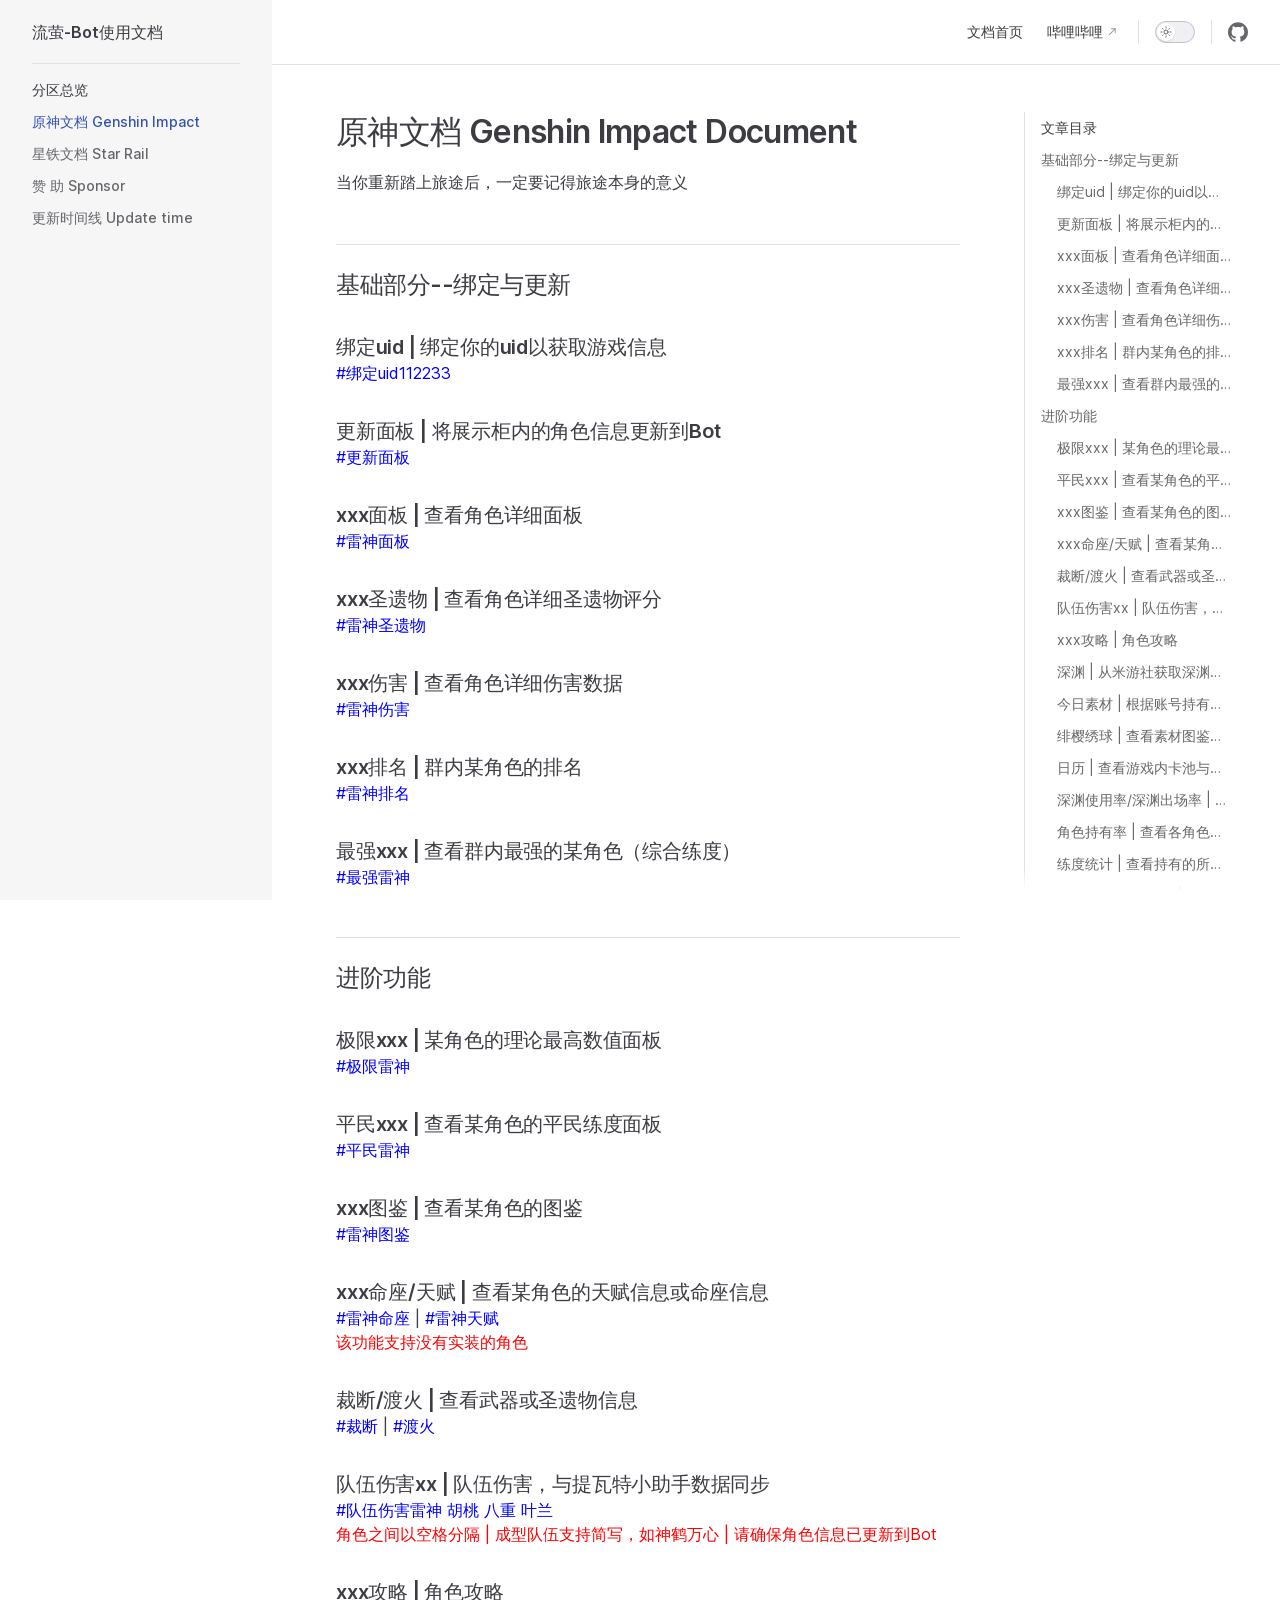
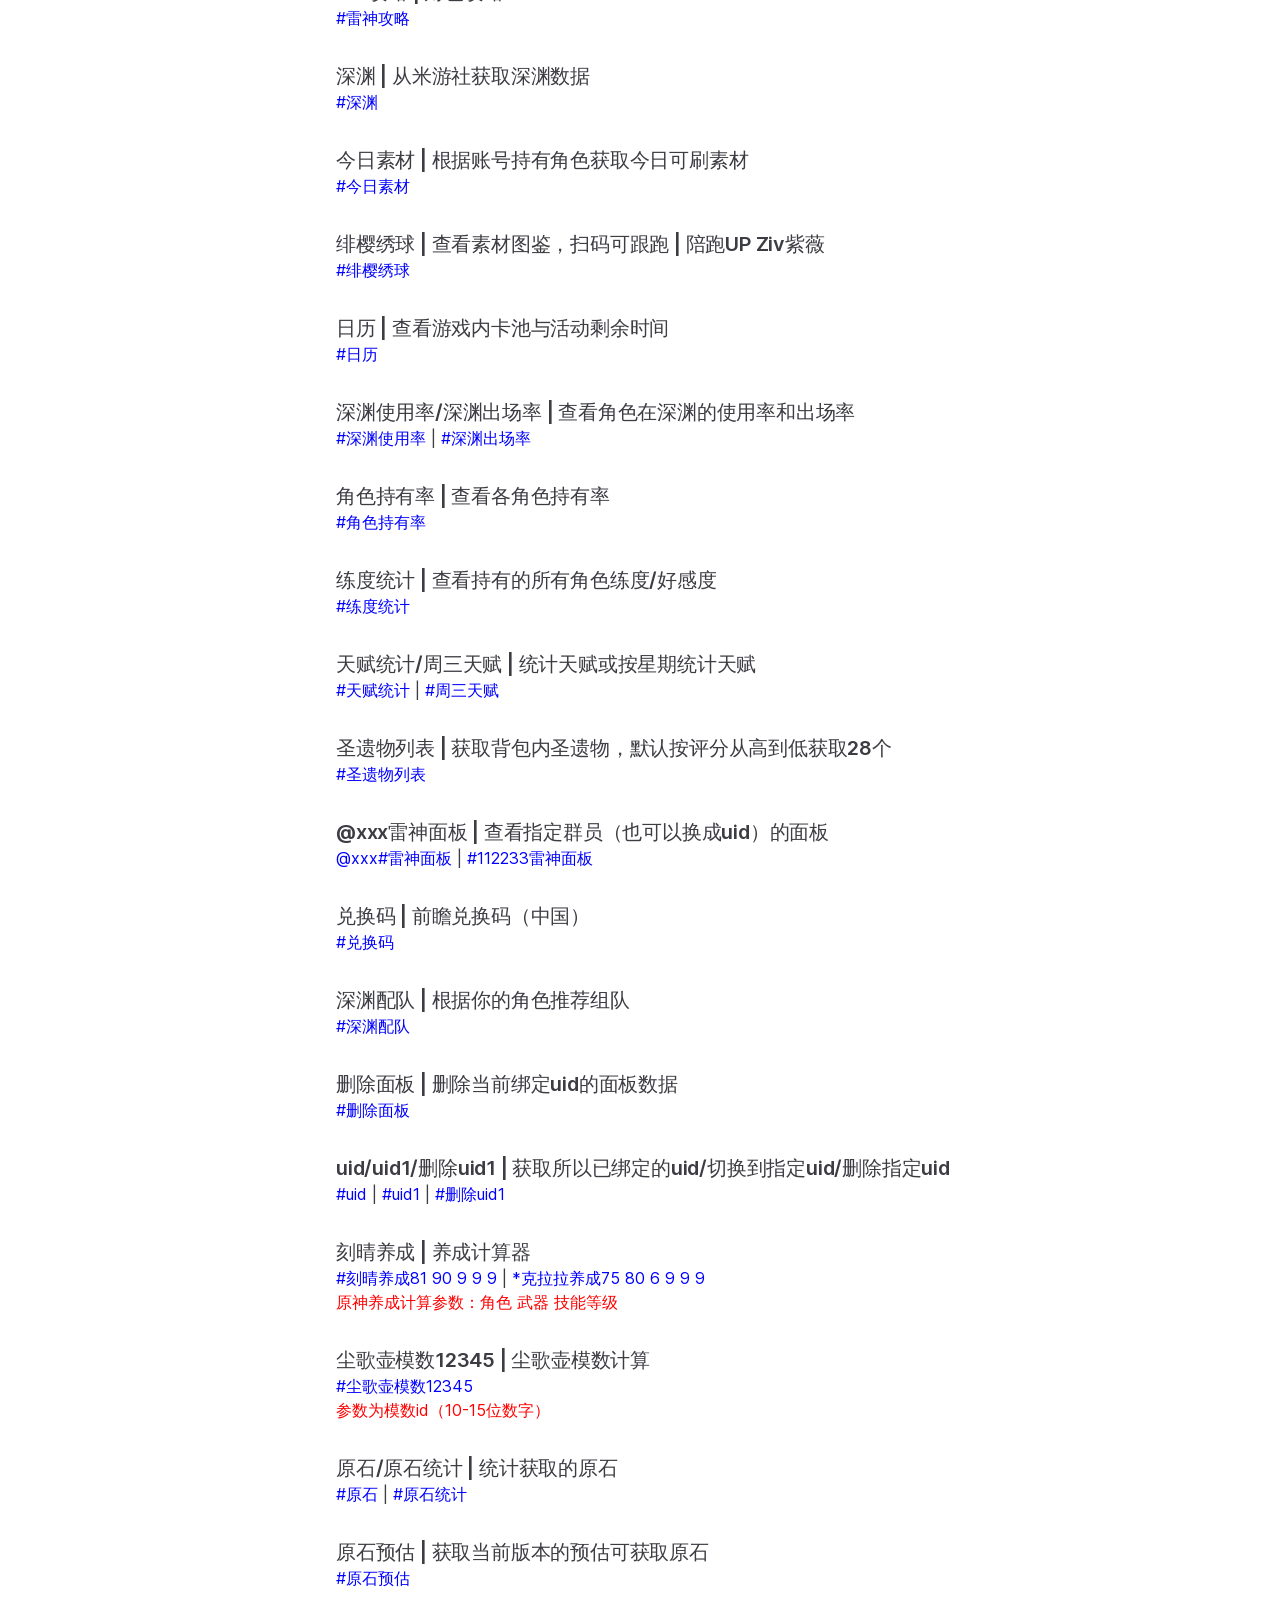
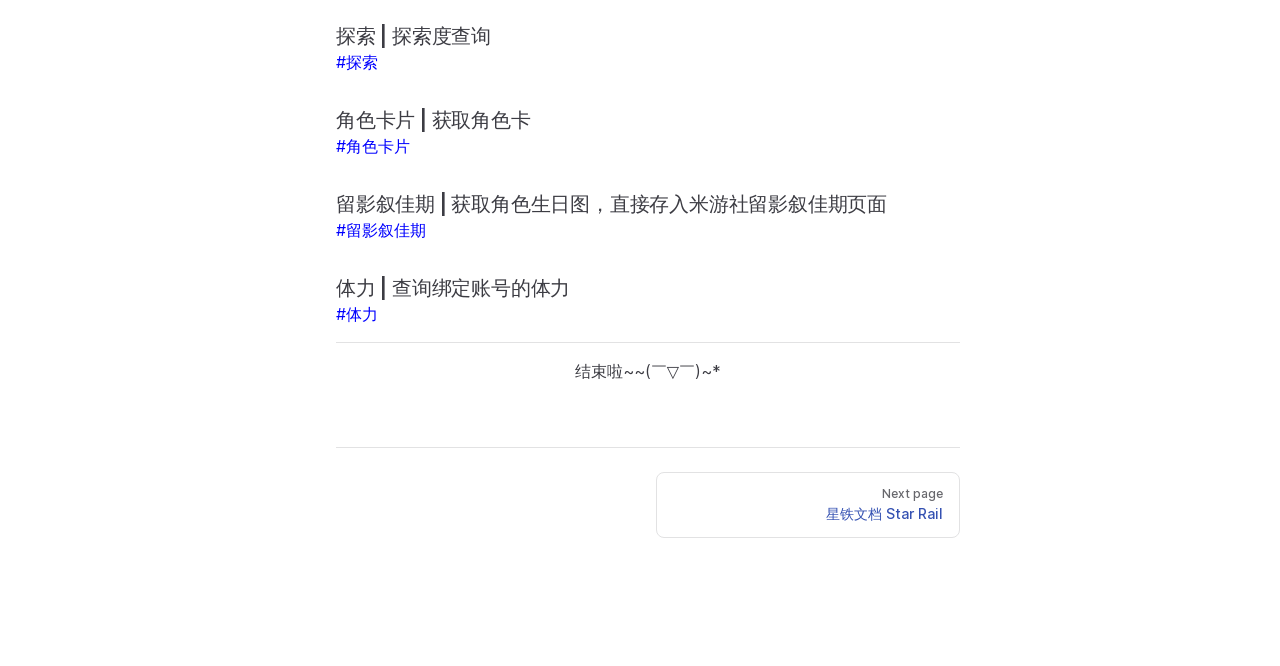
<file: GI.html>
<!DOCTYPE html>
<html lang="en-US" dir="ltr">
  <head>
    <meta charset="utf-8">
    <meta name="viewport" content="width=device-width,initial-scale=1">
    <title>原神文档 Genshin Impact Document | 流萤-Bot使用文档</title>
    <meta name="description" content="A VitePress Site">
    <meta name="generator" content="VitePress v1.0.0-rc.43">
    <link rel="preload stylesheet" href="/assets/style.CK7vb5Z1.css" as="style">
    
    <script type="module" src="/assets/app.C0r8PYyo.js"></script>
    <link rel="preload" href="/assets/inter-roman-latin.Bu8hRsVA.woff2" as="font" type="font/woff2" crossorigin="">
    <link rel="modulepreload" href="/assets/chunks/framework.Dpr6UjKr.js">
    <link rel="modulepreload" href="/assets/chunks/theme.BWD507R5.js">
    <link rel="modulepreload" href="/assets/GI.md.UJZmiehG.lean.js">
    <script id="check-dark-mode">(()=>{const e=localStorage.getItem("vitepress-theme-appearance")||"auto",a=window.matchMedia("(prefers-color-scheme: dark)").matches;(!e||e==="auto"?a:e==="dark")&&document.documentElement.classList.add("dark")})();</script>
    <script id="check-mac-os">document.documentElement.classList.toggle("mac",/Mac|iPhone|iPod|iPad/i.test(navigator.platform));</script>
  </head>
  <body>
    <div id="app"><div class="Layout" data-v-dfeb887b><!--[--><!--]--><!--[--><span tabindex="-1" data-v-8f534668></span><a href="#VPContent" class="VPSkipLink visually-hidden" data-v-8f534668> Skip to content </a><!--]--><!----><header class="VPNav" data-v-dfeb887b data-v-c4aa51ca><div class="VPNavBar has-sidebar" data-v-c4aa51ca data-v-e6f1226e><div class="wrapper" data-v-e6f1226e><div class="container" data-v-e6f1226e><div class="title" data-v-e6f1226e><div class="VPNavBarTitle has-sidebar" data-v-e6f1226e data-v-765023d8><a class="title" href="/" data-v-765023d8><!--[--><!--]--><!----><span data-v-765023d8>流萤-Bot使用文档</span><!--[--><!--]--></a></div></div><div class="content" data-v-e6f1226e><div class="content-body" data-v-e6f1226e><!--[--><!--]--><div class="VPNavBarSearch search" data-v-e6f1226e><!----></div><nav aria-labelledby="main-nav-aria-label" class="VPNavBarMenu menu" data-v-e6f1226e data-v-2db914d3><span id="main-nav-aria-label" class="visually-hidden" data-v-2db914d3>Main Navigation</span><!--[--><!--[--><a class="VPLink link VPNavBarMenuLink" href="/" tabindex="0" data-v-2db914d3 data-v-971ad620><!--[--><span data-v-971ad620>文档首页</span><!--]--></a><!--]--><!--[--><a class="VPLink link vp-external-link-icon VPNavBarMenuLink" href="https://space.bilibili.com/1277575300" target="_blank" rel="noreferrer" tabindex="0" data-v-2db914d3 data-v-971ad620><!--[--><span data-v-971ad620>哔哩哔哩</span><!--]--></a><!--]--><!--]--></nav><!----><div class="VPNavBarAppearance appearance" data-v-e6f1226e data-v-c6237c3f><button class="VPSwitch VPSwitchAppearance" type="button" role="switch" title="Switch to dark theme" aria-checked="false" data-v-c6237c3f data-v-93b29351 data-v-5e9b8f7b><span class="check" data-v-5e9b8f7b><span class="icon" data-v-5e9b8f7b><!--[--><span class="vpi-sun sun" data-v-93b29351></span><span class="vpi-moon moon" data-v-93b29351></span><!--]--></span></span></button></div><div class="VPSocialLinks VPNavBarSocialLinks social-links" data-v-e6f1226e data-v-c1d4c688 data-v-73a64eac><!--[--><a class="VPSocialLink no-icon" href="https://github.com/surgar04?tab=repositories" aria-label="github" target="_blank" rel="noopener" data-v-73a64eac data-v-81ea0254><span class="vpi-social-github" /></a><!--]--></div><div class="VPFlyout VPNavBarExtra extra" data-v-e6f1226e data-v-65ff6c76 data-v-1394124f><button type="button" class="button" aria-haspopup="true" aria-expanded="false" aria-label="extra navigation" data-v-1394124f><span class="vpi-more-horizontal icon" data-v-1394124f></span></button><div class="menu" data-v-1394124f><div class="VPMenu" data-v-1394124f data-v-fa485906><!----><!--[--><!--[--><!----><div class="group" data-v-65ff6c76><div class="item appearance" data-v-65ff6c76><p class="label" data-v-65ff6c76>Appearance</p><div class="appearance-action" data-v-65ff6c76><button class="VPSwitch VPSwitchAppearance" type="button" role="switch" title="Switch to dark theme" aria-checked="false" data-v-65ff6c76 data-v-93b29351 data-v-5e9b8f7b><span class="check" data-v-5e9b8f7b><span class="icon" data-v-5e9b8f7b><!--[--><span class="vpi-sun sun" data-v-93b29351></span><span class="vpi-moon moon" data-v-93b29351></span><!--]--></span></span></button></div></div></div><div class="group" data-v-65ff6c76><div class="item social-links" data-v-65ff6c76><div class="VPSocialLinks social-links-list" data-v-65ff6c76 data-v-73a64eac><!--[--><a class="VPSocialLink no-icon" href="https://github.com/surgar04?tab=repositories" aria-label="github" target="_blank" rel="noopener" data-v-73a64eac data-v-81ea0254><span class="vpi-social-github" /></a><!--]--></div></div></div><!--]--><!--]--></div></div></div><!--[--><!--]--><button type="button" class="VPNavBarHamburger hamburger" aria-label="mobile navigation" aria-expanded="false" aria-controls="VPNavScreen" data-v-e6f1226e data-v-4c779a3c><span class="container" data-v-4c779a3c><span class="top" data-v-4c779a3c></span><span class="middle" data-v-4c779a3c></span><span class="bottom" data-v-4c779a3c></span></span></button></div></div></div></div><div class="divider" data-v-e6f1226e><div class="divider-line" data-v-e6f1226e></div></div></div><!----></header><div class="VPLocalNav has-sidebar empty" data-v-dfeb887b data-v-ddab01fb><div class="container" data-v-ddab01fb><button class="menu" aria-expanded="false" aria-controls="VPSidebarNav" data-v-ddab01fb><span class="vpi-align-left menu-icon" data-v-ddab01fb></span><span class="menu-text" data-v-ddab01fb>Menu</span></button><div class="VPLocalNavOutlineDropdown" style="--vp-vh:0px;" data-v-ddab01fb data-v-2bd16500><button data-v-2bd16500>Return to top</button><!----></div></div></div><aside class="VPSidebar" data-v-dfeb887b data-v-fdd124ec><div class="curtain" data-v-fdd124ec></div><nav class="nav" id="VPSidebarNav" aria-labelledby="sidebar-aria-label" tabindex="-1" data-v-fdd124ec><span class="visually-hidden" id="sidebar-aria-label" data-v-fdd124ec> Sidebar Navigation </span><!--[--><!--]--><!--[--><div class="group" data-v-fdd124ec><section class="VPSidebarItem level-0 has-active" data-v-fdd124ec data-v-d1aa305d><div class="item" role="button" tabindex="0" data-v-d1aa305d><div class="indicator" data-v-d1aa305d></div><h2 class="text" data-v-d1aa305d>分区总览</h2><!----></div><div class="items" data-v-d1aa305d><!--[--><div class="VPSidebarItem level-1 is-link" data-v-d1aa305d data-v-d1aa305d><div class="item" data-v-d1aa305d><div class="indicator" data-v-d1aa305d></div><a class="VPLink link link" href="/GI.html" data-v-d1aa305d><!--[--><p class="text" data-v-d1aa305d>原神文档 Genshin Impact</p><!--]--></a><!----></div><!----></div><div class="VPSidebarItem level-1 is-link" data-v-d1aa305d data-v-d1aa305d><div class="item" data-v-d1aa305d><div class="indicator" data-v-d1aa305d></div><a class="VPLink link link" href="/SR.html" data-v-d1aa305d><!--[--><p class="text" data-v-d1aa305d>星铁文档 Star Rail</p><!--]--></a><!----></div><!----></div><div class="VPSidebarItem level-1 is-link" data-v-d1aa305d data-v-d1aa305d><div class="item" data-v-d1aa305d><div class="indicator" data-v-d1aa305d></div><a class="VPLink link link" href="/zan.html" data-v-d1aa305d><!--[--><p class="text" data-v-d1aa305d>赞 助 Sponsor</p><!--]--></a><!----></div><!----></div><div class="VPSidebarItem level-1 is-link" data-v-d1aa305d data-v-d1aa305d><div class="item" data-v-d1aa305d><div class="indicator" data-v-d1aa305d></div><a class="VPLink link link" href="/update.html" data-v-d1aa305d><!--[--><p class="text" data-v-d1aa305d>更新时间线 Update time</p><!--]--></a><!----></div><!----></div><!--]--></div></section></div><!--]--><!--[--><!--]--></nav></aside><div class="VPContent has-sidebar" id="VPContent" data-v-dfeb887b data-v-20c59612><div class="VPDoc has-sidebar has-aside" data-v-20c59612 data-v-48060952><!--[--><!--]--><div class="container" data-v-48060952><div class="aside" data-v-48060952><div class="aside-curtain" data-v-48060952></div><div class="aside-container" data-v-48060952><div class="aside-content" data-v-48060952><div class="VPDocAside" data-v-48060952 data-v-1e18989a><!--[--><!--]--><!--[--><!--]--><div class="VPDocAsideOutline" role="navigation" data-v-1e18989a data-v-ee3dddaa><div class="content" data-v-ee3dddaa><div class="outline-marker" data-v-ee3dddaa></div><div class="outline-title" role="heading" aria-level="2" data-v-ee3dddaa>文章目录</div><nav aria-labelledby="doc-outline-aria-label" data-v-ee3dddaa><span class="visually-hidden" id="doc-outline-aria-label" data-v-ee3dddaa> Table of Contents for current page </span><ul class="VPDocOutlineItem root" data-v-ee3dddaa data-v-10b7d606><!--[--><!--]--></ul></nav></div></div><!--[--><!--]--><div class="spacer" data-v-1e18989a></div><!--[--><!--]--><!----><!--[--><!--]--><!--[--><!--]--></div></div></div></div><div class="content" data-v-48060952><div class="content-container" data-v-48060952><!--[--><!--]--><main class="main" data-v-48060952><div style="position:relative;" class="vp-doc _GI" data-v-48060952><div><h1 id="原神文档-genshin-impact-document" tabindex="-1">原神文档 Genshin Impact Document <a class="header-anchor" href="#原神文档-genshin-impact-document" aria-label="Permalink to &quot;原神文档 Genshin Impact Document&quot;">​</a></h1><p>当你重新踏上旅途后，一定要记得旅途本身的意义</p><h2 id="基础部分-绑定与更新" tabindex="-1">基础部分--绑定与更新 <a class="header-anchor" href="#基础部分-绑定与更新" aria-label="Permalink to &quot;基础部分--绑定与更新&quot;">​</a></h2><h3 id="绑定uid-绑定你的uid以获取游戏信息" tabindex="-1">绑定uid | 绑定你的uid以获取游戏信息 <a class="header-anchor" href="#绑定uid-绑定你的uid以获取游戏信息" aria-label="Permalink to &quot;绑定uid | 绑定你的uid以获取游戏信息&quot;">​</a></h3><!----><h3 id="更新面板-将展示柜内的角色信息更新到bot" tabindex="-1">更新面板 | 将展示柜内的角色信息更新到Bot <a class="header-anchor" href="#更新面板-将展示柜内的角色信息更新到bot" aria-label="Permalink to &quot;更新面板 | 将展示柜内的角色信息更新到Bot&quot;">​</a></h3><!----><h3 id="xxx面板-查看角色详细面板" tabindex="-1">xxx面板 | 查看角色详细面板 <a class="header-anchor" href="#xxx面板-查看角色详细面板" aria-label="Permalink to &quot;xxx面板 | 查看角色详细面板&quot;">​</a></h3><!----><h3 id="xxx圣遗物-查看角色详细圣遗物评分" tabindex="-1">xxx圣遗物 | 查看角色详细圣遗物评分 <a class="header-anchor" href="#xxx圣遗物-查看角色详细圣遗物评分" aria-label="Permalink to &quot;xxx圣遗物 | 查看角色详细圣遗物评分&quot;">​</a></h3><!----><h3 id="xxx伤害-查看角色详细伤害数据" tabindex="-1">xxx伤害 | 查看角色详细伤害数据 <a class="header-anchor" href="#xxx伤害-查看角色详细伤害数据" aria-label="Permalink to &quot;xxx伤害 | 查看角色详细伤害数据&quot;">​</a></h3><!----><h3 id="xxx排名-群内某角色的排名" tabindex="-1">xxx排名 | 群内某角色的排名 <a class="header-anchor" href="#xxx排名-群内某角色的排名" aria-label="Permalink to &quot;xxx排名 | 群内某角色的排名&quot;">​</a></h3><!----><h3 id="最强xxx-查看群内最强的某角色-综合练度" tabindex="-1">最强xxx | 查看群内最强的某角色（综合练度） <a class="header-anchor" href="#最强xxx-查看群内最强的某角色-综合练度" aria-label="Permalink to &quot;最强xxx | 查看群内最强的某角色（综合练度）&quot;">​</a></h3><!----><h2 id="进阶功能" tabindex="-1">进阶功能 <a class="header-anchor" href="#进阶功能" aria-label="Permalink to &quot;进阶功能&quot;">​</a></h2><h3 id="极限xxx-某角色的理论最高数值面板" tabindex="-1">极限xxx | 某角色的理论最高数值面板 <a class="header-anchor" href="#极限xxx-某角色的理论最高数值面板" aria-label="Permalink to &quot;极限xxx | 某角色的理论最高数值面板&quot;">​</a></h3><!----><h3 id="平民xxx-查看某角色的平民练度面板" tabindex="-1">平民xxx | 查看某角色的平民练度面板 <a class="header-anchor" href="#平民xxx-查看某角色的平民练度面板" aria-label="Permalink to &quot;平民xxx | 查看某角色的平民练度面板&quot;">​</a></h3><!----><h3 id="xxx图鉴-查看某角色的图鉴" tabindex="-1">xxx图鉴 | 查看某角色的图鉴 <a class="header-anchor" href="#xxx图鉴-查看某角色的图鉴" aria-label="Permalink to &quot;xxx图鉴 | 查看某角色的图鉴&quot;">​</a></h3><!----><h3 id="xxx命座-天赋-查看某角色的天赋信息或命座信息" tabindex="-1">xxx命座/天赋 | 查看某角色的天赋信息或命座信息 <a class="header-anchor" href="#xxx命座-天赋-查看某角色的天赋信息或命座信息" aria-label="Permalink to &quot;xxx命座/天赋 | 查看某角色的天赋信息或命座信息&quot;">​</a></h3><!----> | <!----><br><!----><h3 id="裁断-渡火-查看武器或圣遗物信息" tabindex="-1">裁断/渡火 | 查看武器或圣遗物信息 <a class="header-anchor" href="#裁断-渡火-查看武器或圣遗物信息" aria-label="Permalink to &quot;裁断/渡火 | 查看武器或圣遗物信息&quot;">​</a></h3><!----> | <!----><h3 id="队伍伤害xx-队伍伤害-与提瓦特小助手数据同步" tabindex="-1">队伍伤害xx | 队伍伤害，与提瓦特小助手数据同步 <a class="header-anchor" href="#队伍伤害xx-队伍伤害-与提瓦特小助手数据同步" aria-label="Permalink to &quot;队伍伤害xx | 队伍伤害，与提瓦特小助手数据同步&quot;">​</a></h3><!----><br><!----><h3 id="xxx攻略-角色攻略" tabindex="-1">xxx攻略 | 角色攻略 <a class="header-anchor" href="#xxx攻略-角色攻略" aria-label="Permalink to &quot;xxx攻略 | 角色攻略&quot;">​</a></h3><!----><h3 id="深渊-从米游社获取深渊数据" tabindex="-1">深渊 | 从米游社获取深渊数据 <a class="header-anchor" href="#深渊-从米游社获取深渊数据" aria-label="Permalink to &quot;深渊 | 从米游社获取深渊数据&quot;">​</a></h3><!----><h3 id="今日素材-根据账号持有角色获取今日可刷素材" tabindex="-1">今日素材 | 根据账号持有角色获取今日可刷素材 <a class="header-anchor" href="#今日素材-根据账号持有角色获取今日可刷素材" aria-label="Permalink to &quot;今日素材 | 根据账号持有角色获取今日可刷素材&quot;">​</a></h3><!----><h3 id="绯樱绣球-查看素材图鉴-扫码可跟跑-陪跑up-ziv紫薇" tabindex="-1">绯樱绣球 | 查看素材图鉴，扫码可跟跑 | 陪跑UP Ziv紫薇 <a class="header-anchor" href="#绯樱绣球-查看素材图鉴-扫码可跟跑-陪跑up-ziv紫薇" aria-label="Permalink to &quot;绯樱绣球 | 查看素材图鉴，扫码可跟跑 | 陪跑UP Ziv紫薇&quot;">​</a></h3><!----><h3 id="日历-查看游戏内卡池与活动剩余时间" tabindex="-1">日历 | 查看游戏内卡池与活动剩余时间 <a class="header-anchor" href="#日历-查看游戏内卡池与活动剩余时间" aria-label="Permalink to &quot;日历 | 查看游戏内卡池与活动剩余时间&quot;">​</a></h3><!----><h3 id="深渊使用率-深渊出场率-查看角色在深渊的使用率和出场率" tabindex="-1">深渊使用率/深渊出场率 | 查看角色在深渊的使用率和出场率 <a class="header-anchor" href="#深渊使用率-深渊出场率-查看角色在深渊的使用率和出场率" aria-label="Permalink to &quot;深渊使用率/深渊出场率 | 查看角色在深渊的使用率和出场率&quot;">​</a></h3><!----> | <!----><h3 id="角色持有率-查看各角色持有率" tabindex="-1">角色持有率 | 查看各角色持有率 <a class="header-anchor" href="#角色持有率-查看各角色持有率" aria-label="Permalink to &quot;角色持有率 | 查看各角色持有率&quot;">​</a></h3><!----><h3 id="练度统计-查看持有的所有角色练度-好感度" tabindex="-1">练度统计 | 查看持有的所有角色练度/好感度 <a class="header-anchor" href="#练度统计-查看持有的所有角色练度-好感度" aria-label="Permalink to &quot;练度统计 | 查看持有的所有角色练度/好感度&quot;">​</a></h3><!----><h3 id="天赋统计-周三天赋-统计天赋或按星期统计天赋" tabindex="-1">天赋统计/周三天赋 | 统计天赋或按星期统计天赋 <a class="header-anchor" href="#天赋统计-周三天赋-统计天赋或按星期统计天赋" aria-label="Permalink to &quot;天赋统计/周三天赋 | 统计天赋或按星期统计天赋&quot;">​</a></h3><!----> | <!----><h3 id="圣遗物列表-获取背包内圣遗物-默认按评分从高到低获取28个" tabindex="-1">圣遗物列表 | 获取背包内圣遗物，默认按评分从高到低获取28个 <a class="header-anchor" href="#圣遗物列表-获取背包内圣遗物-默认按评分从高到低获取28个" aria-label="Permalink to &quot;圣遗物列表 | 获取背包内圣遗物，默认按评分从高到低获取28个&quot;">​</a></h3><!----><h3 id="xxx雷神面板-查看指定群员-也可以换成uid-的面板" tabindex="-1">@xxx雷神面板 | 查看指定群员（也可以换成uid）的面板 <a class="header-anchor" href="#xxx雷神面板-查看指定群员-也可以换成uid-的面板" aria-label="Permalink to &quot;@xxx雷神面板 | 查看指定群员（也可以换成uid）的面板&quot;">​</a></h3><!----> | <!----><h3 id="兑换码-前瞻兑换码-中国" tabindex="-1">兑换码 | 前瞻兑换码（中国） <a class="header-anchor" href="#兑换码-前瞻兑换码-中国" aria-label="Permalink to &quot;兑换码 | 前瞻兑换码（中国）&quot;">​</a></h3><!----><h3 id="深渊配队-根据你的角色推荐组队" tabindex="-1">深渊配队 | 根据你的角色推荐组队 <a class="header-anchor" href="#深渊配队-根据你的角色推荐组队" aria-label="Permalink to &quot;深渊配队 | 根据你的角色推荐组队&quot;">​</a></h3><!----><h3 id="删除面板-删除当前绑定uid的面板数据" tabindex="-1">删除面板 | 删除当前绑定uid的面板数据 <a class="header-anchor" href="#删除面板-删除当前绑定uid的面板数据" aria-label="Permalink to &quot;删除面板 | 删除当前绑定uid的面板数据&quot;">​</a></h3><!----><h3 id="uid-uid1-删除uid1-获取所以已绑定的uid-切换到指定uid-删除指定uid" tabindex="-1">uid/uid1/删除uid1 | 获取所以已绑定的uid/切换到指定uid/删除指定uid <a class="header-anchor" href="#uid-uid1-删除uid1-获取所以已绑定的uid-切换到指定uid-删除指定uid" aria-label="Permalink to &quot;uid/uid1/删除uid1 | 获取所以已绑定的uid/切换到指定uid/删除指定uid&quot;">​</a></h3><!----> | <!----> | <!----><h3 id="刻晴养成-养成计算器" tabindex="-1">刻晴养成 | 养成计算器 <a class="header-anchor" href="#刻晴养成-养成计算器" aria-label="Permalink to &quot;刻晴养成 | 养成计算器&quot;">​</a></h3><!----> | <!----><br><!----><h3 id="尘歌壶模数12345-尘歌壶模数计算" tabindex="-1">尘歌壶模数12345 | 尘歌壶模数计算 <a class="header-anchor" href="#尘歌壶模数12345-尘歌壶模数计算" aria-label="Permalink to &quot;尘歌壶模数12345 | 尘歌壶模数计算&quot;">​</a></h3><!----><br><!----><h3 id="原石-原石统计-统计获取的原石" tabindex="-1">原石/原石统计 | 统计获取的原石 <a class="header-anchor" href="#原石-原石统计-统计获取的原石" aria-label="Permalink to &quot;原石/原石统计 | 统计获取的原石&quot;">​</a></h3><!----> | <!----><h3 id="原石预估-获取当前版本的预估可获取原石" tabindex="-1">原石预估 | 获取当前版本的预估可获取原石 <a class="header-anchor" href="#原石预估-获取当前版本的预估可获取原石" aria-label="Permalink to &quot;原石预估 | 获取当前版本的预估可获取原石&quot;">​</a></h3><!----><h3 id="探索-探索度查询" tabindex="-1">探索 | 探索度查询 <a class="header-anchor" href="#探索-探索度查询" aria-label="Permalink to &quot;探索 | 探索度查询&quot;">​</a></h3><!----><h3 id="角色卡片-获取角色卡" tabindex="-1">角色卡片 | 获取角色卡 <a class="header-anchor" href="#角色卡片-获取角色卡" aria-label="Permalink to &quot;角色卡片 | 获取角色卡&quot;">​</a></h3><!----><h3 id="留影叙佳期-获取角色生日图-直接存入米游社留影叙佳期页面" tabindex="-1">留影叙佳期 | 获取角色生日图，直接存入米游社留影叙佳期页面 <a class="header-anchor" href="#留影叙佳期-获取角色生日图-直接存入米游社留影叙佳期页面" aria-label="Permalink to &quot;留影叙佳期 | 获取角色生日图，直接存入米游社留影叙佳期页面&quot;">​</a></h3><!----><h3 id="体力-查询绑定账号的体力" tabindex="-1">体力 | 查询绑定账号的体力 <a class="header-anchor" href="#体力-查询绑定账号的体力" aria-label="Permalink to &quot;体力 | 查询绑定账号的体力&quot;">​</a></h3><!----><hr><!----></div></div></main><footer class="VPDocFooter" data-v-48060952 data-v-84191170><!--[--><!--]--><!----><nav class="prev-next" data-v-84191170><div class="pager" data-v-84191170><!----></div><div class="pager" data-v-84191170><a class="VPLink link pager-link next" href="/SR.html" data-v-84191170><!--[--><span class="desc" data-v-84191170>Next page</span><span class="title" data-v-84191170>星铁文档 Star Rail</span><!--]--></a></div></nav></footer><!--[--><!--]--></div></div></div><!--[--><!--]--></div></div><!----><!--[--><!--]--></div></div>
    <script>window.__VP_HASH_MAP__=JSON.parse("{\"index.md\":\"-U9x_6l1\",\"readme.md\":\"MS_mb7FN\",\"zan.md\":\"BdMUmpHX\",\"update.md\":\"B0gAtY-7\",\"home.md\":\"M4yj7I3S\",\"gi.md\":\"UJZmiehG\",\"sr.md\":\"D_nITd90\"}");window.__VP_SITE_DATA__=JSON.parse("{\"lang\":\"en-US\",\"dir\":\"ltr\",\"title\":\"流萤-Bot使用文档\",\"description\":\"A VitePress Site\",\"base\":\"/\",\"head\":[],\"router\":{\"prefetchLinks\":true},\"appearance\":true,\"themeConfig\":{\"outlineTitle\":\"文章目录\",\"outline\":[2,6],\"nav\":[{\"text\":\"文档首页\",\"link\":\"/\"},{\"text\":\"哔哩哔哩\",\"link\":\"https://space.bilibili.com/1277575300\"}],\"seacrch\":{\"provider\":\"local\",\"options\":{\"translations\":{\"button\":{\"buttonText\":\"搜索\",\"buttonAriaLabel\":\"搜索文档\"},\"modal\":{\"noResultsText\":\"好像没有这个哦＞﹏＜\",\"resetButtonTitle\":\"清除查询条件\",\"footer\":{\"selectText\":\"选择\",\"navigateText\":\"切换\"}}}}},\"sidebar\":[{\"text\":\"分区总览\",\"items\":[{\"text\":\"原神文档 Genshin Impact\",\"link\":\"/GI\"},{\"text\":\"星铁文档 Star Rail\",\"link\":\"/SR\"},{\"text\":\"赞 助 Sponsor\",\"link\":\"/zan\"},{\"text\":\"更新时间线 Update time\",\"link\":\"/update\"}]}],\"socialLinks\":[{\"icon\":\"github\",\"link\":\"https://github.com/surgar04?tab=repositories\"}]},\"locales\":{},\"scrollOffset\":134,\"cleanUrls\":false}");</script>
    
  </body>
</html>
</file>
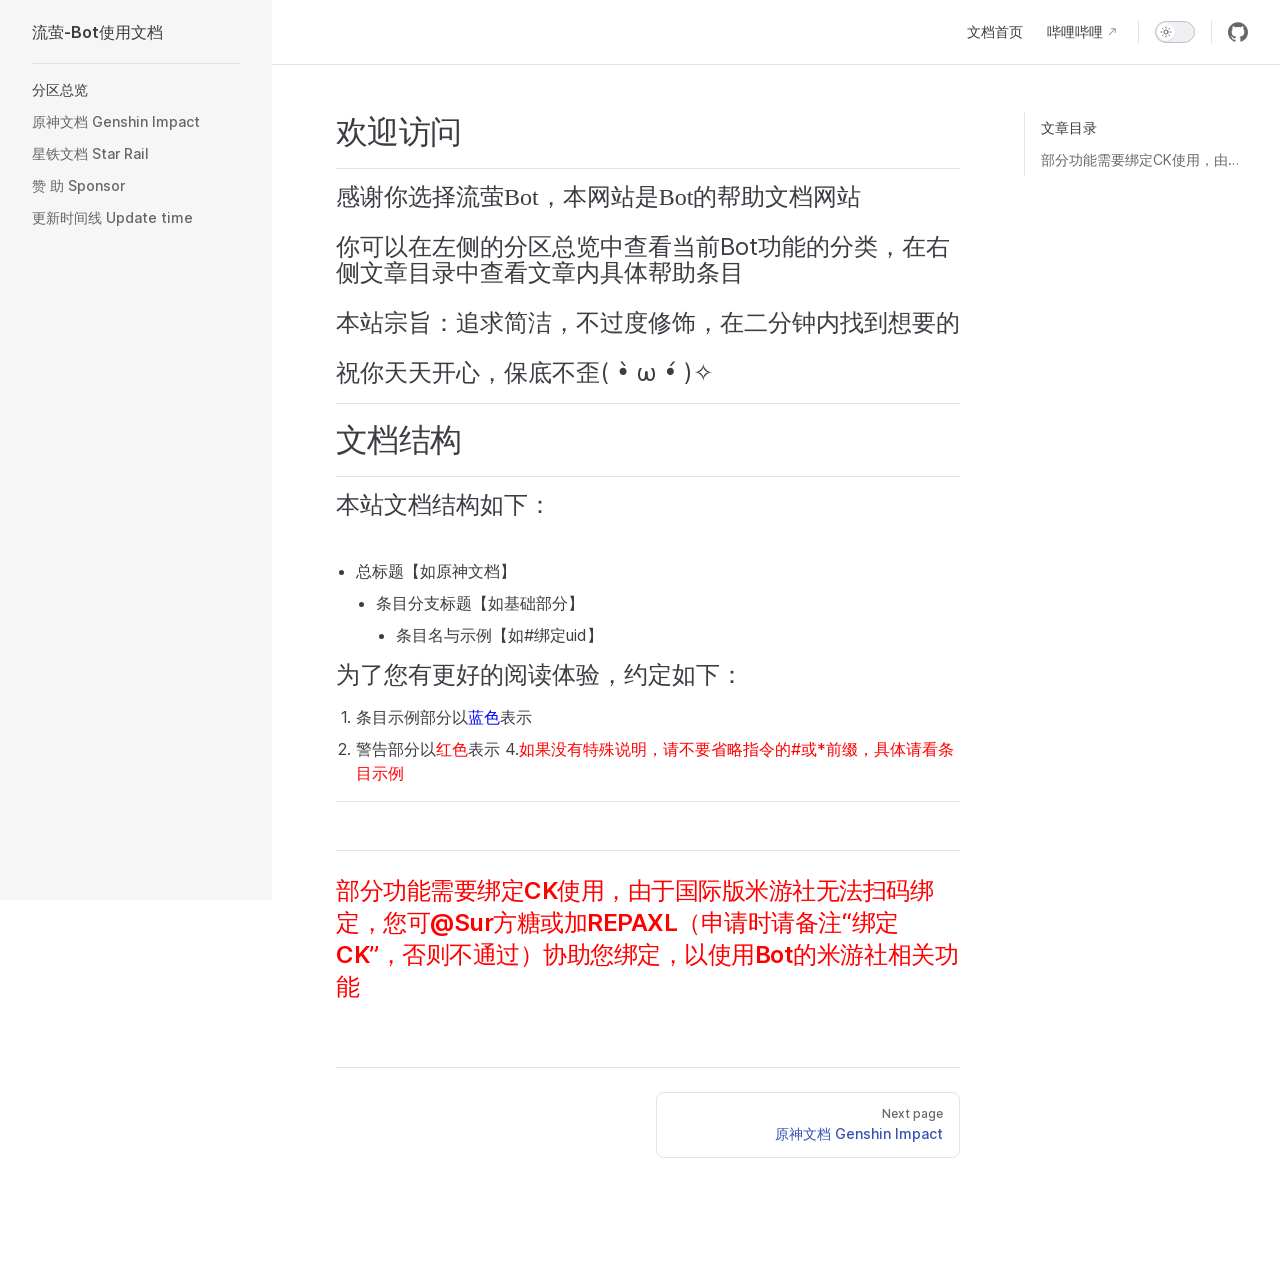
<file: Home.html>
<!DOCTYPE html>
<html lang="en-US" dir="ltr">
  <head>
    <meta charset="utf-8">
    <meta name="viewport" content="width=device-width,initial-scale=1">
    <title>欢迎访问 | 流萤-Bot使用文档</title>
    <meta name="description" content="A VitePress Site">
    <meta name="generator" content="VitePress v1.0.0-rc.43">
    <link rel="preload stylesheet" href="/assets/style.CK7vb5Z1.css" as="style">
    
    <script type="module" src="/assets/app.C0r8PYyo.js"></script>
    <link rel="preload" href="/assets/inter-roman-latin.Bu8hRsVA.woff2" as="font" type="font/woff2" crossorigin="">
    <link rel="modulepreload" href="/assets/chunks/framework.Dpr6UjKr.js">
    <link rel="modulepreload" href="/assets/chunks/theme.BWD507R5.js">
    <link rel="modulepreload" href="/assets/Home.md.M4yj7I3S.lean.js">
    <script id="check-dark-mode">(()=>{const e=localStorage.getItem("vitepress-theme-appearance")||"auto",a=window.matchMedia("(prefers-color-scheme: dark)").matches;(!e||e==="auto"?a:e==="dark")&&document.documentElement.classList.add("dark")})();</script>
    <script id="check-mac-os">document.documentElement.classList.toggle("mac",/Mac|iPhone|iPod|iPad/i.test(navigator.platform));</script>
  </head>
  <body>
    <div id="app"><div class="Layout" data-v-dfeb887b><!--[--><!--]--><!--[--><span tabindex="-1" data-v-8f534668></span><a href="#VPContent" class="VPSkipLink visually-hidden" data-v-8f534668> Skip to content </a><!--]--><!----><header class="VPNav" data-v-dfeb887b data-v-c4aa51ca><div class="VPNavBar has-sidebar" data-v-c4aa51ca data-v-e6f1226e><div class="wrapper" data-v-e6f1226e><div class="container" data-v-e6f1226e><div class="title" data-v-e6f1226e><div class="VPNavBarTitle has-sidebar" data-v-e6f1226e data-v-765023d8><a class="title" href="/" data-v-765023d8><!--[--><!--]--><!----><span data-v-765023d8>流萤-Bot使用文档</span><!--[--><!--]--></a></div></div><div class="content" data-v-e6f1226e><div class="content-body" data-v-e6f1226e><!--[--><!--]--><div class="VPNavBarSearch search" data-v-e6f1226e><!----></div><nav aria-labelledby="main-nav-aria-label" class="VPNavBarMenu menu" data-v-e6f1226e data-v-2db914d3><span id="main-nav-aria-label" class="visually-hidden" data-v-2db914d3>Main Navigation</span><!--[--><!--[--><a class="VPLink link VPNavBarMenuLink" href="/" tabindex="0" data-v-2db914d3 data-v-971ad620><!--[--><span data-v-971ad620>文档首页</span><!--]--></a><!--]--><!--[--><a class="VPLink link vp-external-link-icon VPNavBarMenuLink" href="https://space.bilibili.com/1277575300" target="_blank" rel="noreferrer" tabindex="0" data-v-2db914d3 data-v-971ad620><!--[--><span data-v-971ad620>哔哩哔哩</span><!--]--></a><!--]--><!--]--></nav><!----><div class="VPNavBarAppearance appearance" data-v-e6f1226e data-v-c6237c3f><button class="VPSwitch VPSwitchAppearance" type="button" role="switch" title="Switch to dark theme" aria-checked="false" data-v-c6237c3f data-v-93b29351 data-v-5e9b8f7b><span class="check" data-v-5e9b8f7b><span class="icon" data-v-5e9b8f7b><!--[--><span class="vpi-sun sun" data-v-93b29351></span><span class="vpi-moon moon" data-v-93b29351></span><!--]--></span></span></button></div><div class="VPSocialLinks VPNavBarSocialLinks social-links" data-v-e6f1226e data-v-c1d4c688 data-v-73a64eac><!--[--><a class="VPSocialLink no-icon" href="https://github.com/surgar04?tab=repositories" aria-label="github" target="_blank" rel="noopener" data-v-73a64eac data-v-81ea0254><span class="vpi-social-github" /></a><!--]--></div><div class="VPFlyout VPNavBarExtra extra" data-v-e6f1226e data-v-65ff6c76 data-v-1394124f><button type="button" class="button" aria-haspopup="true" aria-expanded="false" aria-label="extra navigation" data-v-1394124f><span class="vpi-more-horizontal icon" data-v-1394124f></span></button><div class="menu" data-v-1394124f><div class="VPMenu" data-v-1394124f data-v-fa485906><!----><!--[--><!--[--><!----><div class="group" data-v-65ff6c76><div class="item appearance" data-v-65ff6c76><p class="label" data-v-65ff6c76>Appearance</p><div class="appearance-action" data-v-65ff6c76><button class="VPSwitch VPSwitchAppearance" type="button" role="switch" title="Switch to dark theme" aria-checked="false" data-v-65ff6c76 data-v-93b29351 data-v-5e9b8f7b><span class="check" data-v-5e9b8f7b><span class="icon" data-v-5e9b8f7b><!--[--><span class="vpi-sun sun" data-v-93b29351></span><span class="vpi-moon moon" data-v-93b29351></span><!--]--></span></span></button></div></div></div><div class="group" data-v-65ff6c76><div class="item social-links" data-v-65ff6c76><div class="VPSocialLinks social-links-list" data-v-65ff6c76 data-v-73a64eac><!--[--><a class="VPSocialLink no-icon" href="https://github.com/surgar04?tab=repositories" aria-label="github" target="_blank" rel="noopener" data-v-73a64eac data-v-81ea0254><span class="vpi-social-github" /></a><!--]--></div></div></div><!--]--><!--]--></div></div></div><!--[--><!--]--><button type="button" class="VPNavBarHamburger hamburger" aria-label="mobile navigation" aria-expanded="false" aria-controls="VPNavScreen" data-v-e6f1226e data-v-4c779a3c><span class="container" data-v-4c779a3c><span class="top" data-v-4c779a3c></span><span class="middle" data-v-4c779a3c></span><span class="bottom" data-v-4c779a3c></span></span></button></div></div></div></div><div class="divider" data-v-e6f1226e><div class="divider-line" data-v-e6f1226e></div></div></div><!----></header><div class="VPLocalNav has-sidebar empty" data-v-dfeb887b data-v-ddab01fb><div class="container" data-v-ddab01fb><button class="menu" aria-expanded="false" aria-controls="VPSidebarNav" data-v-ddab01fb><span class="vpi-align-left menu-icon" data-v-ddab01fb></span><span class="menu-text" data-v-ddab01fb>Menu</span></button><div class="VPLocalNavOutlineDropdown" style="--vp-vh:0px;" data-v-ddab01fb data-v-2bd16500><button data-v-2bd16500>Return to top</button><!----></div></div></div><aside class="VPSidebar" data-v-dfeb887b data-v-fdd124ec><div class="curtain" data-v-fdd124ec></div><nav class="nav" id="VPSidebarNav" aria-labelledby="sidebar-aria-label" tabindex="-1" data-v-fdd124ec><span class="visually-hidden" id="sidebar-aria-label" data-v-fdd124ec> Sidebar Navigation </span><!--[--><!--]--><!--[--><div class="group" data-v-fdd124ec><section class="VPSidebarItem level-0" data-v-fdd124ec data-v-d1aa305d><div class="item" role="button" tabindex="0" data-v-d1aa305d><div class="indicator" data-v-d1aa305d></div><h2 class="text" data-v-d1aa305d>分区总览</h2><!----></div><div class="items" data-v-d1aa305d><!--[--><div class="VPSidebarItem level-1 is-link" data-v-d1aa305d data-v-d1aa305d><div class="item" data-v-d1aa305d><div class="indicator" data-v-d1aa305d></div><a class="VPLink link link" href="/GI.html" data-v-d1aa305d><!--[--><p class="text" data-v-d1aa305d>原神文档 Genshin Impact</p><!--]--></a><!----></div><!----></div><div class="VPSidebarItem level-1 is-link" data-v-d1aa305d data-v-d1aa305d><div class="item" data-v-d1aa305d><div class="indicator" data-v-d1aa305d></div><a class="VPLink link link" href="/SR.html" data-v-d1aa305d><!--[--><p class="text" data-v-d1aa305d>星铁文档 Star Rail</p><!--]--></a><!----></div><!----></div><div class="VPSidebarItem level-1 is-link" data-v-d1aa305d data-v-d1aa305d><div class="item" data-v-d1aa305d><div class="indicator" data-v-d1aa305d></div><a class="VPLink link link" href="/zan.html" data-v-d1aa305d><!--[--><p class="text" data-v-d1aa305d>赞 助 Sponsor</p><!--]--></a><!----></div><!----></div><div class="VPSidebarItem level-1 is-link" data-v-d1aa305d data-v-d1aa305d><div class="item" data-v-d1aa305d><div class="indicator" data-v-d1aa305d></div><a class="VPLink link link" href="/update.html" data-v-d1aa305d><!--[--><p class="text" data-v-d1aa305d>更新时间线 Update time</p><!--]--></a><!----></div><!----></div><!--]--></div></section></div><!--]--><!--[--><!--]--></nav></aside><div class="VPContent has-sidebar" id="VPContent" data-v-dfeb887b data-v-20c59612><div class="VPDoc has-sidebar has-aside" data-v-20c59612 data-v-48060952><!--[--><!--]--><div class="container" data-v-48060952><div class="aside" data-v-48060952><div class="aside-curtain" data-v-48060952></div><div class="aside-container" data-v-48060952><div class="aside-content" data-v-48060952><div class="VPDocAside" data-v-48060952 data-v-1e18989a><!--[--><!--]--><!--[--><!--]--><div class="VPDocAsideOutline" role="navigation" data-v-1e18989a data-v-ee3dddaa><div class="content" data-v-ee3dddaa><div class="outline-marker" data-v-ee3dddaa></div><div class="outline-title" role="heading" aria-level="2" data-v-ee3dddaa>文章目录</div><nav aria-labelledby="doc-outline-aria-label" data-v-ee3dddaa><span class="visually-hidden" id="doc-outline-aria-label" data-v-ee3dddaa> Table of Contents for current page </span><ul class="VPDocOutlineItem root" data-v-ee3dddaa data-v-10b7d606><!--[--><!--]--></ul></nav></div></div><!--[--><!--]--><div class="spacer" data-v-1e18989a></div><!--[--><!--]--><!----><!--[--><!--]--><!--[--><!--]--></div></div></div></div><div class="content" data-v-48060952><div class="content-container" data-v-48060952><!--[--><!--]--><main class="main" data-v-48060952><div style="position:relative;" class="vp-doc _Home" data-v-48060952><div><h1 id="欢迎访问" tabindex="-1">欢迎访问 <a class="header-anchor" href="#欢迎访问" aria-label="Permalink to &quot;欢迎访问&quot;">​</a></h1><hr><!----><br><br><!----><br><br><!----><br><br><!----><hr><h1 id="文档结构" tabindex="-1">文档结构 <a class="header-anchor" href="#文档结构" aria-label="Permalink to &quot;文档结构&quot;">​</a></h1><hr><!----><br><br><ul><li>总标题【如原神文档】 <ul><li>条目分支标题【如基础部分】 <ul><li>条目名与示例【如#绑定uid】</li></ul></li></ul></li></ul><!----><ol><li>条目示例部分以<!---->表示</li><li>警告部分以<!---->表示 4.<!----></li></ol><hr><h2 id="部分功能需要绑定ck使用-由于国际版米游社无法扫码绑定-您可-sur方糖或加repaxl-申请时请备注-绑定ck-否则不通过-协助您绑定-以使用bot的米游社相关功能" tabindex="-1"><!----> <a class="header-anchor" href="#部分功能需要绑定ck使用-由于国际版米游社无法扫码绑定-您可-sur方糖或加repaxl-申请时请备注-绑定ck-否则不通过-协助您绑定-以使用bot的米游社相关功能" aria-label="Permalink to &quot;&lt;font color=&quot;#FF0000&quot;&gt;部分功能需要绑定CK使用，由于国际版米游社无法扫码绑定，您可@Sur方糖或加REPAXL（申请时请备注“绑定CK”，否则不通过）协助您绑定，以使用Bot的米游社相关功能&lt;/font&gt;&quot;">​</a></h2></div></div></main><footer class="VPDocFooter" data-v-48060952 data-v-84191170><!--[--><!--]--><!----><nav class="prev-next" data-v-84191170><div class="pager" data-v-84191170><!----></div><div class="pager" data-v-84191170><a class="VPLink link pager-link next" href="/GI.html" data-v-84191170><!--[--><span class="desc" data-v-84191170>Next page</span><span class="title" data-v-84191170>原神文档 Genshin Impact</span><!--]--></a></div></nav></footer><!--[--><!--]--></div></div></div><!--[--><!--]--></div></div><!----><!--[--><!--]--></div></div>
    <script>window.__VP_HASH_MAP__=JSON.parse("{\"index.md\":\"-U9x_6l1\",\"readme.md\":\"MS_mb7FN\",\"zan.md\":\"BdMUmpHX\",\"update.md\":\"B0gAtY-7\",\"home.md\":\"M4yj7I3S\",\"gi.md\":\"UJZmiehG\",\"sr.md\":\"D_nITd90\"}");window.__VP_SITE_DATA__=JSON.parse("{\"lang\":\"en-US\",\"dir\":\"ltr\",\"title\":\"流萤-Bot使用文档\",\"description\":\"A VitePress Site\",\"base\":\"/\",\"head\":[],\"router\":{\"prefetchLinks\":true},\"appearance\":true,\"themeConfig\":{\"outlineTitle\":\"文章目录\",\"outline\":[2,6],\"nav\":[{\"text\":\"文档首页\",\"link\":\"/\"},{\"text\":\"哔哩哔哩\",\"link\":\"https://space.bilibili.com/1277575300\"}],\"seacrch\":{\"provider\":\"local\",\"options\":{\"translations\":{\"button\":{\"buttonText\":\"搜索\",\"buttonAriaLabel\":\"搜索文档\"},\"modal\":{\"noResultsText\":\"好像没有这个哦＞﹏＜\",\"resetButtonTitle\":\"清除查询条件\",\"footer\":{\"selectText\":\"选择\",\"navigateText\":\"切换\"}}}}},\"sidebar\":[{\"text\":\"分区总览\",\"items\":[{\"text\":\"原神文档 Genshin Impact\",\"link\":\"/GI\"},{\"text\":\"星铁文档 Star Rail\",\"link\":\"/SR\"},{\"text\":\"赞 助 Sponsor\",\"link\":\"/zan\"},{\"text\":\"更新时间线 Update time\",\"link\":\"/update\"}]}],\"socialLinks\":[{\"icon\":\"github\",\"link\":\"https://github.com/surgar04?tab=repositories\"}]},\"locales\":{},\"scrollOffset\":134,\"cleanUrls\":false}");</script>
    
  </body>
</html>
</file>
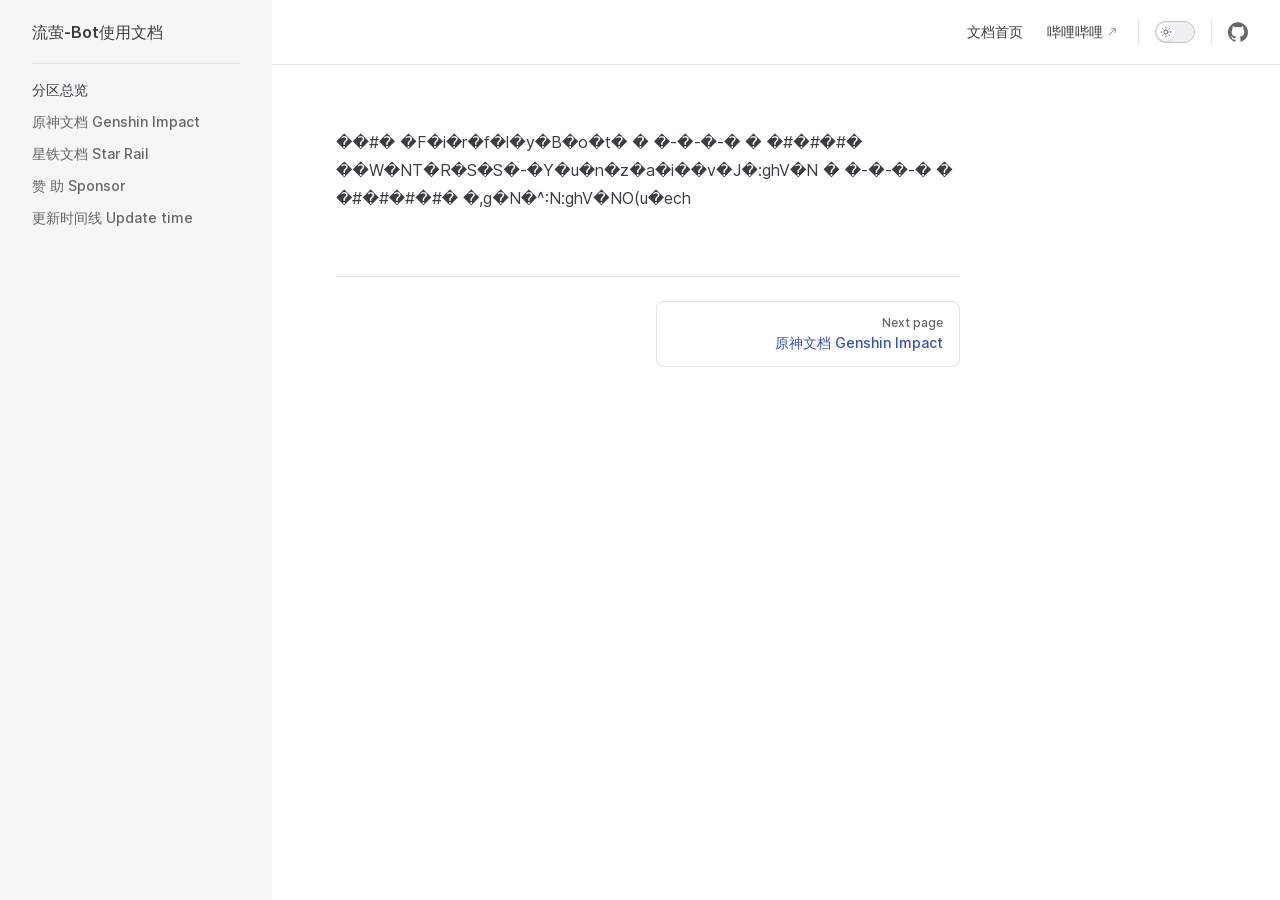
<file: README.html>
<!DOCTYPE html>
<html lang="en-US" dir="ltr">
  <head>
    <meta charset="utf-8">
    <meta name="viewport" content="width=device-width,initial-scale=1">
    <title>流萤-Bot使用文档</title>
    <meta name="description" content="A VitePress Site">
    <meta name="generator" content="VitePress v1.0.0-rc.43">
    <link rel="preload stylesheet" href="/assets/style.CK7vb5Z1.css" as="style">
    
    <script type="module" src="/assets/app.C0r8PYyo.js"></script>
    <link rel="preload" href="/assets/inter-roman-latin.Bu8hRsVA.woff2" as="font" type="font/woff2" crossorigin="">
    <link rel="modulepreload" href="/assets/chunks/framework.Dpr6UjKr.js">
    <link rel="modulepreload" href="/assets/chunks/theme.BWD507R5.js">
    <link rel="modulepreload" href="/assets/README.md.MS_mb7FN.lean.js">
    <script id="check-dark-mode">(()=>{const e=localStorage.getItem("vitepress-theme-appearance")||"auto",a=window.matchMedia("(prefers-color-scheme: dark)").matches;(!e||e==="auto"?a:e==="dark")&&document.documentElement.classList.add("dark")})();</script>
    <script id="check-mac-os">document.documentElement.classList.toggle("mac",/Mac|iPhone|iPod|iPad/i.test(navigator.platform));</script>
  </head>
  <body>
    <div id="app"><div class="Layout" data-v-dfeb887b><!--[--><!--]--><!--[--><span tabindex="-1" data-v-8f534668></span><a href="#VPContent" class="VPSkipLink visually-hidden" data-v-8f534668> Skip to content </a><!--]--><!----><header class="VPNav" data-v-dfeb887b data-v-c4aa51ca><div class="VPNavBar has-sidebar" data-v-c4aa51ca data-v-e6f1226e><div class="wrapper" data-v-e6f1226e><div class="container" data-v-e6f1226e><div class="title" data-v-e6f1226e><div class="VPNavBarTitle has-sidebar" data-v-e6f1226e data-v-765023d8><a class="title" href="/" data-v-765023d8><!--[--><!--]--><!----><span data-v-765023d8>流萤-Bot使用文档</span><!--[--><!--]--></a></div></div><div class="content" data-v-e6f1226e><div class="content-body" data-v-e6f1226e><!--[--><!--]--><div class="VPNavBarSearch search" data-v-e6f1226e><!----></div><nav aria-labelledby="main-nav-aria-label" class="VPNavBarMenu menu" data-v-e6f1226e data-v-2db914d3><span id="main-nav-aria-label" class="visually-hidden" data-v-2db914d3>Main Navigation</span><!--[--><!--[--><a class="VPLink link VPNavBarMenuLink" href="/" tabindex="0" data-v-2db914d3 data-v-971ad620><!--[--><span data-v-971ad620>文档首页</span><!--]--></a><!--]--><!--[--><a class="VPLink link vp-external-link-icon VPNavBarMenuLink" href="https://space.bilibili.com/1277575300" target="_blank" rel="noreferrer" tabindex="0" data-v-2db914d3 data-v-971ad620><!--[--><span data-v-971ad620>哔哩哔哩</span><!--]--></a><!--]--><!--]--></nav><!----><div class="VPNavBarAppearance appearance" data-v-e6f1226e data-v-c6237c3f><button class="VPSwitch VPSwitchAppearance" type="button" role="switch" title="Switch to dark theme" aria-checked="false" data-v-c6237c3f data-v-93b29351 data-v-5e9b8f7b><span class="check" data-v-5e9b8f7b><span class="icon" data-v-5e9b8f7b><!--[--><span class="vpi-sun sun" data-v-93b29351></span><span class="vpi-moon moon" data-v-93b29351></span><!--]--></span></span></button></div><div class="VPSocialLinks VPNavBarSocialLinks social-links" data-v-e6f1226e data-v-c1d4c688 data-v-73a64eac><!--[--><a class="VPSocialLink no-icon" href="https://github.com/surgar04?tab=repositories" aria-label="github" target="_blank" rel="noopener" data-v-73a64eac data-v-81ea0254><span class="vpi-social-github" /></a><!--]--></div><div class="VPFlyout VPNavBarExtra extra" data-v-e6f1226e data-v-65ff6c76 data-v-1394124f><button type="button" class="button" aria-haspopup="true" aria-expanded="false" aria-label="extra navigation" data-v-1394124f><span class="vpi-more-horizontal icon" data-v-1394124f></span></button><div class="menu" data-v-1394124f><div class="VPMenu" data-v-1394124f data-v-fa485906><!----><!--[--><!--[--><!----><div class="group" data-v-65ff6c76><div class="item appearance" data-v-65ff6c76><p class="label" data-v-65ff6c76>Appearance</p><div class="appearance-action" data-v-65ff6c76><button class="VPSwitch VPSwitchAppearance" type="button" role="switch" title="Switch to dark theme" aria-checked="false" data-v-65ff6c76 data-v-93b29351 data-v-5e9b8f7b><span class="check" data-v-5e9b8f7b><span class="icon" data-v-5e9b8f7b><!--[--><span class="vpi-sun sun" data-v-93b29351></span><span class="vpi-moon moon" data-v-93b29351></span><!--]--></span></span></button></div></div></div><div class="group" data-v-65ff6c76><div class="item social-links" data-v-65ff6c76><div class="VPSocialLinks social-links-list" data-v-65ff6c76 data-v-73a64eac><!--[--><a class="VPSocialLink no-icon" href="https://github.com/surgar04?tab=repositories" aria-label="github" target="_blank" rel="noopener" data-v-73a64eac data-v-81ea0254><span class="vpi-social-github" /></a><!--]--></div></div></div><!--]--><!--]--></div></div></div><!--[--><!--]--><button type="button" class="VPNavBarHamburger hamburger" aria-label="mobile navigation" aria-expanded="false" aria-controls="VPNavScreen" data-v-e6f1226e data-v-4c779a3c><span class="container" data-v-4c779a3c><span class="top" data-v-4c779a3c></span><span class="middle" data-v-4c779a3c></span><span class="bottom" data-v-4c779a3c></span></span></button></div></div></div></div><div class="divider" data-v-e6f1226e><div class="divider-line" data-v-e6f1226e></div></div></div><!----></header><div class="VPLocalNav has-sidebar empty" data-v-dfeb887b data-v-ddab01fb><div class="container" data-v-ddab01fb><button class="menu" aria-expanded="false" aria-controls="VPSidebarNav" data-v-ddab01fb><span class="vpi-align-left menu-icon" data-v-ddab01fb></span><span class="menu-text" data-v-ddab01fb>Menu</span></button><div class="VPLocalNavOutlineDropdown" style="--vp-vh:0px;" data-v-ddab01fb data-v-2bd16500><button data-v-2bd16500>Return to top</button><!----></div></div></div><aside class="VPSidebar" data-v-dfeb887b data-v-fdd124ec><div class="curtain" data-v-fdd124ec></div><nav class="nav" id="VPSidebarNav" aria-labelledby="sidebar-aria-label" tabindex="-1" data-v-fdd124ec><span class="visually-hidden" id="sidebar-aria-label" data-v-fdd124ec> Sidebar Navigation </span><!--[--><!--]--><!--[--><div class="group" data-v-fdd124ec><section class="VPSidebarItem level-0" data-v-fdd124ec data-v-d1aa305d><div class="item" role="button" tabindex="0" data-v-d1aa305d><div class="indicator" data-v-d1aa305d></div><h2 class="text" data-v-d1aa305d>分区总览</h2><!----></div><div class="items" data-v-d1aa305d><!--[--><div class="VPSidebarItem level-1 is-link" data-v-d1aa305d data-v-d1aa305d><div class="item" data-v-d1aa305d><div class="indicator" data-v-d1aa305d></div><a class="VPLink link link" href="/GI.html" data-v-d1aa305d><!--[--><p class="text" data-v-d1aa305d>原神文档 Genshin Impact</p><!--]--></a><!----></div><!----></div><div class="VPSidebarItem level-1 is-link" data-v-d1aa305d data-v-d1aa305d><div class="item" data-v-d1aa305d><div class="indicator" data-v-d1aa305d></div><a class="VPLink link link" href="/SR.html" data-v-d1aa305d><!--[--><p class="text" data-v-d1aa305d>星铁文档 Star Rail</p><!--]--></a><!----></div><!----></div><div class="VPSidebarItem level-1 is-link" data-v-d1aa305d data-v-d1aa305d><div class="item" data-v-d1aa305d><div class="indicator" data-v-d1aa305d></div><a class="VPLink link link" href="/zan.html" data-v-d1aa305d><!--[--><p class="text" data-v-d1aa305d>赞 助 Sponsor</p><!--]--></a><!----></div><!----></div><div class="VPSidebarItem level-1 is-link" data-v-d1aa305d data-v-d1aa305d><div class="item" data-v-d1aa305d><div class="indicator" data-v-d1aa305d></div><a class="VPLink link link" href="/update.html" data-v-d1aa305d><!--[--><p class="text" data-v-d1aa305d>更新时间线 Update time</p><!--]--></a><!----></div><!----></div><!--]--></div></section></div><!--]--><!--[--><!--]--></nav></aside><div class="VPContent has-sidebar" id="VPContent" data-v-dfeb887b data-v-20c59612><div class="VPDoc has-sidebar has-aside" data-v-20c59612 data-v-48060952><!--[--><!--]--><div class="container" data-v-48060952><div class="aside" data-v-48060952><div class="aside-curtain" data-v-48060952></div><div class="aside-container" data-v-48060952><div class="aside-content" data-v-48060952><div class="VPDocAside" data-v-48060952 data-v-1e18989a><!--[--><!--]--><!--[--><!--]--><div class="VPDocAsideOutline" role="navigation" data-v-1e18989a data-v-ee3dddaa><div class="content" data-v-ee3dddaa><div class="outline-marker" data-v-ee3dddaa></div><div class="outline-title" role="heading" aria-level="2" data-v-ee3dddaa>文章目录</div><nav aria-labelledby="doc-outline-aria-label" data-v-ee3dddaa><span class="visually-hidden" id="doc-outline-aria-label" data-v-ee3dddaa> Table of Contents for current page </span><ul class="VPDocOutlineItem root" data-v-ee3dddaa data-v-10b7d606><!--[--><!--]--></ul></nav></div></div><!--[--><!--]--><div class="spacer" data-v-1e18989a></div><!--[--><!--]--><!----><!--[--><!--]--><!--[--><!--]--></div></div></div></div><div class="content" data-v-48060952><div class="content-container" data-v-48060952><!--[--><!--]--><main class="main" data-v-48060952><div style="position:relative;" class="vp-doc _README" data-v-48060952><div><p>��#� �F�i�r�f�l�y�B�o�t� � �-�-�-� � �#�#�#� ��W�NT�R�S�S�-�Y�u�n�z�a�i��v�J�:ghV�N � �-�-�-� � �#�#�#�#� �,g�N�^:N:ghV�NO(u�ech</p></div></div></main><footer class="VPDocFooter" data-v-48060952 data-v-84191170><!--[--><!--]--><!----><nav class="prev-next" data-v-84191170><div class="pager" data-v-84191170><!----></div><div class="pager" data-v-84191170><a class="VPLink link pager-link next" href="/GI.html" data-v-84191170><!--[--><span class="desc" data-v-84191170>Next page</span><span class="title" data-v-84191170>原神文档 Genshin Impact</span><!--]--></a></div></nav></footer><!--[--><!--]--></div></div></div><!--[--><!--]--></div></div><!----><!--[--><!--]--></div></div>
    <script>window.__VP_HASH_MAP__=JSON.parse("{\"index.md\":\"-U9x_6l1\",\"readme.md\":\"MS_mb7FN\",\"zan.md\":\"BdMUmpHX\",\"update.md\":\"B0gAtY-7\",\"home.md\":\"M4yj7I3S\",\"gi.md\":\"UJZmiehG\",\"sr.md\":\"D_nITd90\"}");window.__VP_SITE_DATA__=JSON.parse("{\"lang\":\"en-US\",\"dir\":\"ltr\",\"title\":\"流萤-Bot使用文档\",\"description\":\"A VitePress Site\",\"base\":\"/\",\"head\":[],\"router\":{\"prefetchLinks\":true},\"appearance\":true,\"themeConfig\":{\"outlineTitle\":\"文章目录\",\"outline\":[2,6],\"nav\":[{\"text\":\"文档首页\",\"link\":\"/\"},{\"text\":\"哔哩哔哩\",\"link\":\"https://space.bilibili.com/1277575300\"}],\"seacrch\":{\"provider\":\"local\",\"options\":{\"translations\":{\"button\":{\"buttonText\":\"搜索\",\"buttonAriaLabel\":\"搜索文档\"},\"modal\":{\"noResultsText\":\"好像没有这个哦＞﹏＜\",\"resetButtonTitle\":\"清除查询条件\",\"footer\":{\"selectText\":\"选择\",\"navigateText\":\"切换\"}}}}},\"sidebar\":[{\"text\":\"分区总览\",\"items\":[{\"text\":\"原神文档 Genshin Impact\",\"link\":\"/GI\"},{\"text\":\"星铁文档 Star Rail\",\"link\":\"/SR\"},{\"text\":\"赞 助 Sponsor\",\"link\":\"/zan\"},{\"text\":\"更新时间线 Update time\",\"link\":\"/update\"}]}],\"socialLinks\":[{\"icon\":\"github\",\"link\":\"https://github.com/surgar04?tab=repositories\"}]},\"locales\":{},\"scrollOffset\":134,\"cleanUrls\":false}");</script>
    
  </body>
</html>
</file>
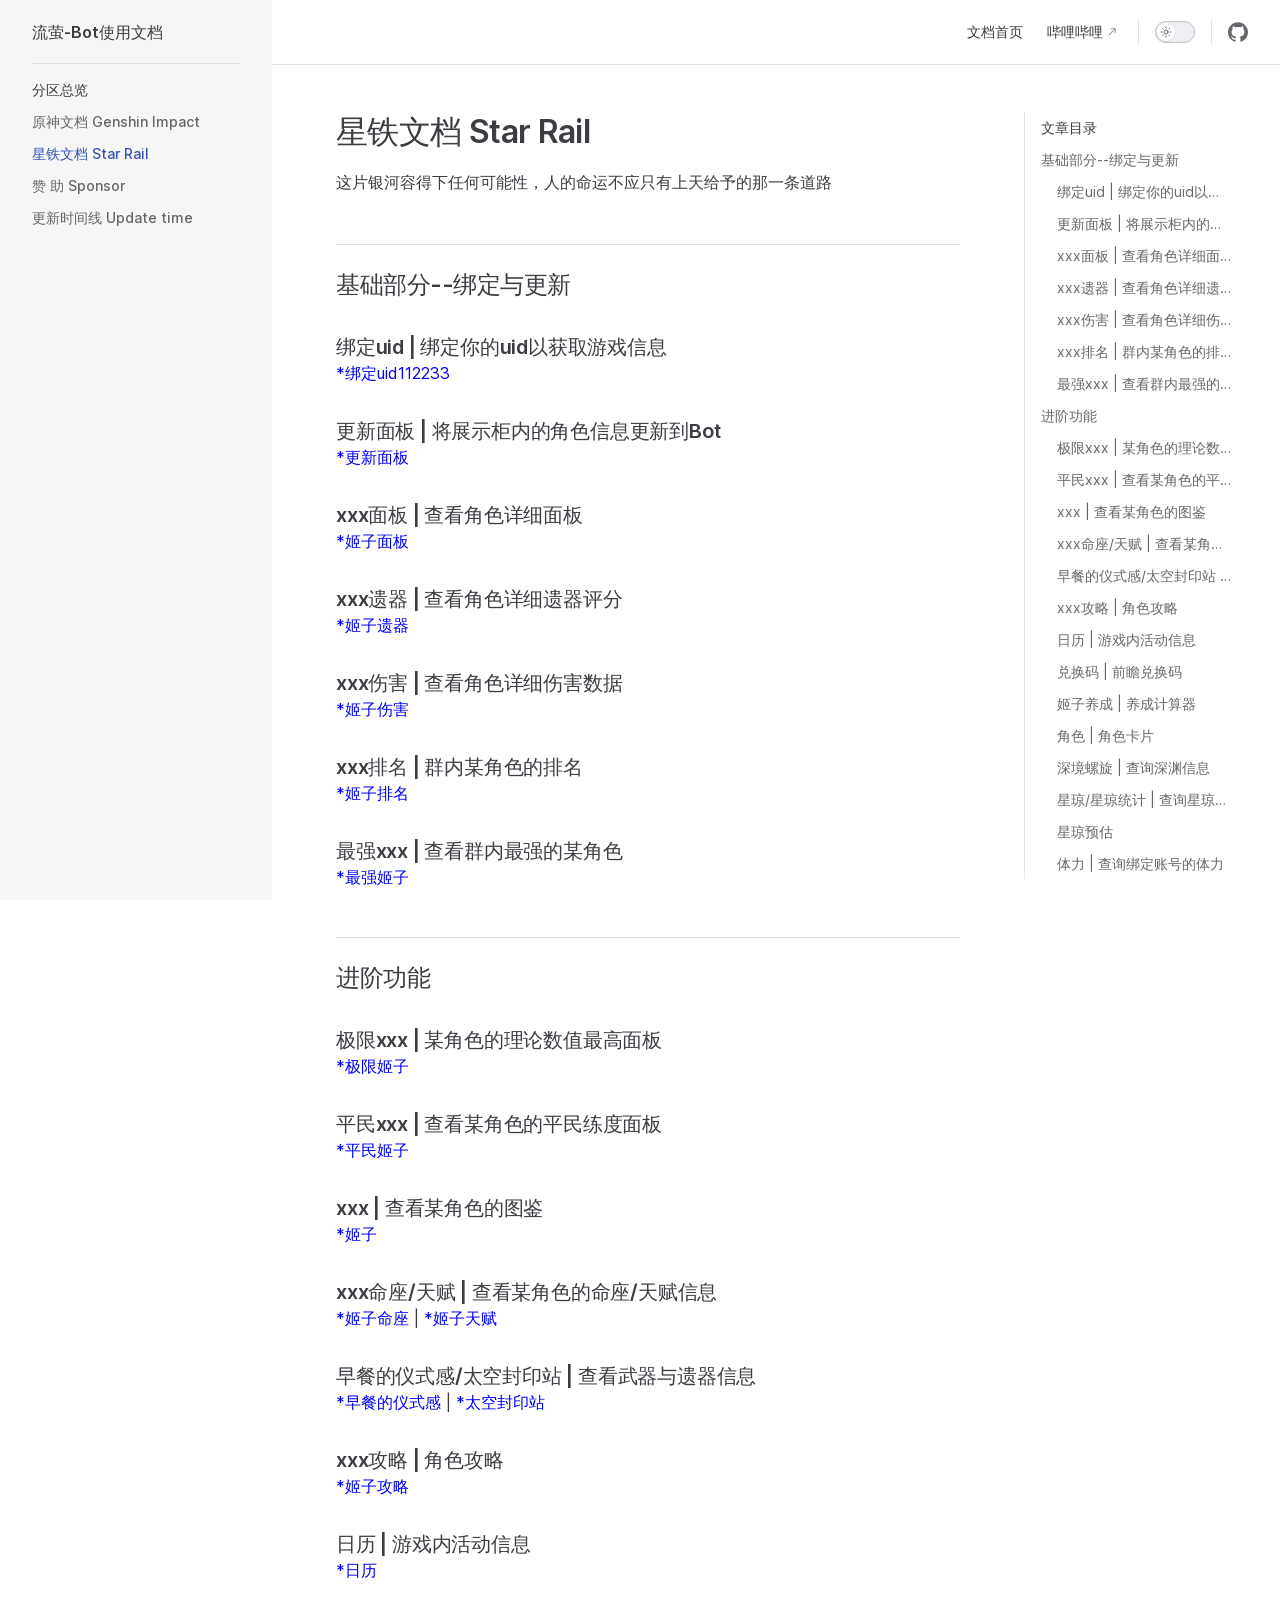
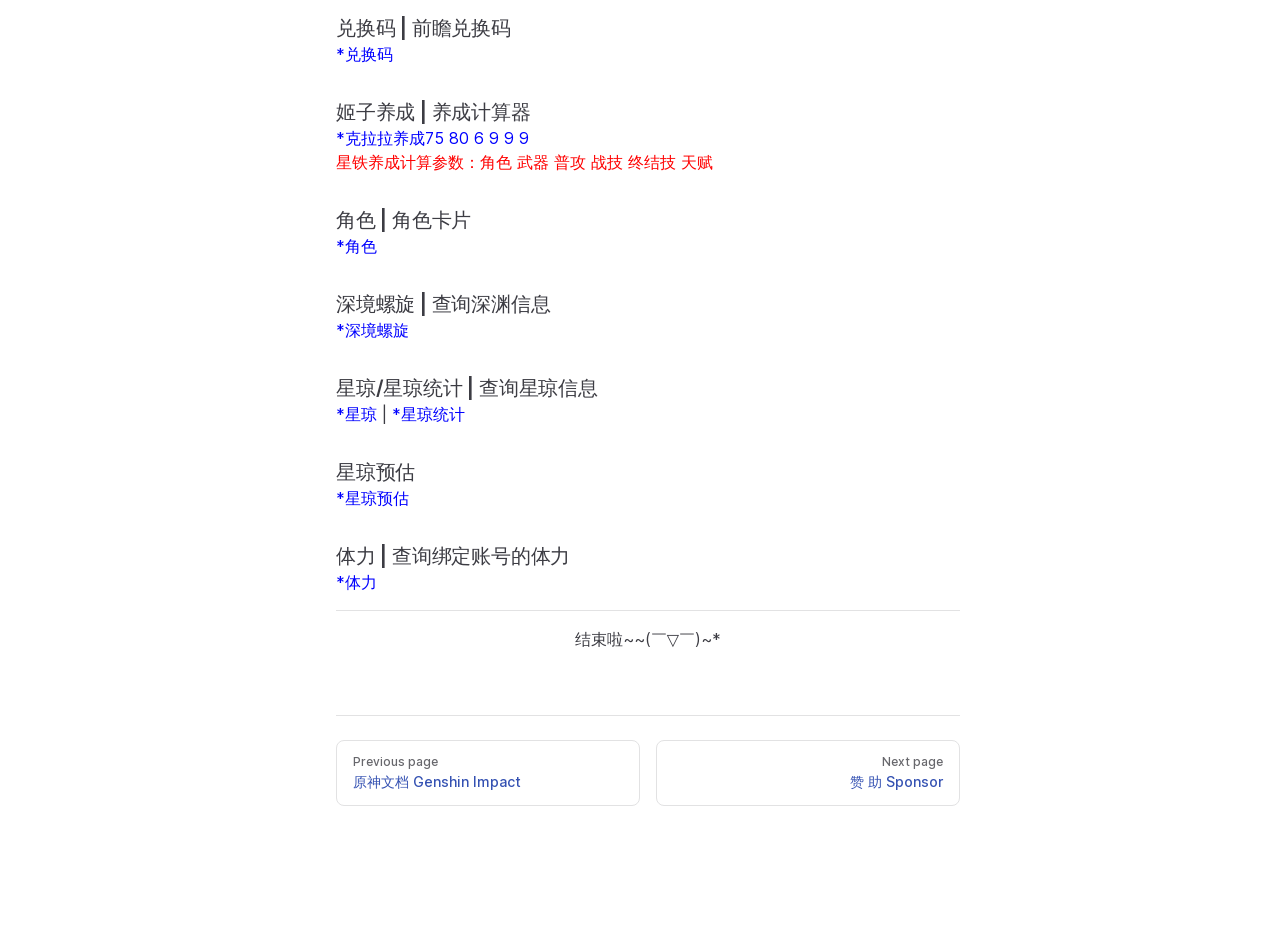
<file: SR.html>
<!DOCTYPE html>
<html lang="en-US" dir="ltr">
  <head>
    <meta charset="utf-8">
    <meta name="viewport" content="width=device-width,initial-scale=1">
    <title>星铁文档 Star Rail | 流萤-Bot使用文档</title>
    <meta name="description" content="A VitePress Site">
    <meta name="generator" content="VitePress v1.0.0-rc.43">
    <link rel="preload stylesheet" href="/assets/style.CK7vb5Z1.css" as="style">
    
    <script type="module" src="/assets/app.C0r8PYyo.js"></script>
    <link rel="preload" href="/assets/inter-roman-latin.Bu8hRsVA.woff2" as="font" type="font/woff2" crossorigin="">
    <link rel="modulepreload" href="/assets/chunks/framework.Dpr6UjKr.js">
    <link rel="modulepreload" href="/assets/chunks/theme.BWD507R5.js">
    <link rel="modulepreload" href="/assets/SR.md.D_nITd90.lean.js">
    <script id="check-dark-mode">(()=>{const e=localStorage.getItem("vitepress-theme-appearance")||"auto",a=window.matchMedia("(prefers-color-scheme: dark)").matches;(!e||e==="auto"?a:e==="dark")&&document.documentElement.classList.add("dark")})();</script>
    <script id="check-mac-os">document.documentElement.classList.toggle("mac",/Mac|iPhone|iPod|iPad/i.test(navigator.platform));</script>
  </head>
  <body>
    <div id="app"><div class="Layout" data-v-dfeb887b><!--[--><!--]--><!--[--><span tabindex="-1" data-v-8f534668></span><a href="#VPContent" class="VPSkipLink visually-hidden" data-v-8f534668> Skip to content </a><!--]--><!----><header class="VPNav" data-v-dfeb887b data-v-c4aa51ca><div class="VPNavBar has-sidebar" data-v-c4aa51ca data-v-e6f1226e><div class="wrapper" data-v-e6f1226e><div class="container" data-v-e6f1226e><div class="title" data-v-e6f1226e><div class="VPNavBarTitle has-sidebar" data-v-e6f1226e data-v-765023d8><a class="title" href="/" data-v-765023d8><!--[--><!--]--><!----><span data-v-765023d8>流萤-Bot使用文档</span><!--[--><!--]--></a></div></div><div class="content" data-v-e6f1226e><div class="content-body" data-v-e6f1226e><!--[--><!--]--><div class="VPNavBarSearch search" data-v-e6f1226e><!----></div><nav aria-labelledby="main-nav-aria-label" class="VPNavBarMenu menu" data-v-e6f1226e data-v-2db914d3><span id="main-nav-aria-label" class="visually-hidden" data-v-2db914d3>Main Navigation</span><!--[--><!--[--><a class="VPLink link VPNavBarMenuLink" href="/" tabindex="0" data-v-2db914d3 data-v-971ad620><!--[--><span data-v-971ad620>文档首页</span><!--]--></a><!--]--><!--[--><a class="VPLink link vp-external-link-icon VPNavBarMenuLink" href="https://space.bilibili.com/1277575300" target="_blank" rel="noreferrer" tabindex="0" data-v-2db914d3 data-v-971ad620><!--[--><span data-v-971ad620>哔哩哔哩</span><!--]--></a><!--]--><!--]--></nav><!----><div class="VPNavBarAppearance appearance" data-v-e6f1226e data-v-c6237c3f><button class="VPSwitch VPSwitchAppearance" type="button" role="switch" title="Switch to dark theme" aria-checked="false" data-v-c6237c3f data-v-93b29351 data-v-5e9b8f7b><span class="check" data-v-5e9b8f7b><span class="icon" data-v-5e9b8f7b><!--[--><span class="vpi-sun sun" data-v-93b29351></span><span class="vpi-moon moon" data-v-93b29351></span><!--]--></span></span></button></div><div class="VPSocialLinks VPNavBarSocialLinks social-links" data-v-e6f1226e data-v-c1d4c688 data-v-73a64eac><!--[--><a class="VPSocialLink no-icon" href="https://github.com/surgar04?tab=repositories" aria-label="github" target="_blank" rel="noopener" data-v-73a64eac data-v-81ea0254><span class="vpi-social-github" /></a><!--]--></div><div class="VPFlyout VPNavBarExtra extra" data-v-e6f1226e data-v-65ff6c76 data-v-1394124f><button type="button" class="button" aria-haspopup="true" aria-expanded="false" aria-label="extra navigation" data-v-1394124f><span class="vpi-more-horizontal icon" data-v-1394124f></span></button><div class="menu" data-v-1394124f><div class="VPMenu" data-v-1394124f data-v-fa485906><!----><!--[--><!--[--><!----><div class="group" data-v-65ff6c76><div class="item appearance" data-v-65ff6c76><p class="label" data-v-65ff6c76>Appearance</p><div class="appearance-action" data-v-65ff6c76><button class="VPSwitch VPSwitchAppearance" type="button" role="switch" title="Switch to dark theme" aria-checked="false" data-v-65ff6c76 data-v-93b29351 data-v-5e9b8f7b><span class="check" data-v-5e9b8f7b><span class="icon" data-v-5e9b8f7b><!--[--><span class="vpi-sun sun" data-v-93b29351></span><span class="vpi-moon moon" data-v-93b29351></span><!--]--></span></span></button></div></div></div><div class="group" data-v-65ff6c76><div class="item social-links" data-v-65ff6c76><div class="VPSocialLinks social-links-list" data-v-65ff6c76 data-v-73a64eac><!--[--><a class="VPSocialLink no-icon" href="https://github.com/surgar04?tab=repositories" aria-label="github" target="_blank" rel="noopener" data-v-73a64eac data-v-81ea0254><span class="vpi-social-github" /></a><!--]--></div></div></div><!--]--><!--]--></div></div></div><!--[--><!--]--><button type="button" class="VPNavBarHamburger hamburger" aria-label="mobile navigation" aria-expanded="false" aria-controls="VPNavScreen" data-v-e6f1226e data-v-4c779a3c><span class="container" data-v-4c779a3c><span class="top" data-v-4c779a3c></span><span class="middle" data-v-4c779a3c></span><span class="bottom" data-v-4c779a3c></span></span></button></div></div></div></div><div class="divider" data-v-e6f1226e><div class="divider-line" data-v-e6f1226e></div></div></div><!----></header><div class="VPLocalNav has-sidebar empty" data-v-dfeb887b data-v-ddab01fb><div class="container" data-v-ddab01fb><button class="menu" aria-expanded="false" aria-controls="VPSidebarNav" data-v-ddab01fb><span class="vpi-align-left menu-icon" data-v-ddab01fb></span><span class="menu-text" data-v-ddab01fb>Menu</span></button><div class="VPLocalNavOutlineDropdown" style="--vp-vh:0px;" data-v-ddab01fb data-v-2bd16500><button data-v-2bd16500>Return to top</button><!----></div></div></div><aside class="VPSidebar" data-v-dfeb887b data-v-fdd124ec><div class="curtain" data-v-fdd124ec></div><nav class="nav" id="VPSidebarNav" aria-labelledby="sidebar-aria-label" tabindex="-1" data-v-fdd124ec><span class="visually-hidden" id="sidebar-aria-label" data-v-fdd124ec> Sidebar Navigation </span><!--[--><!--]--><!--[--><div class="group" data-v-fdd124ec><section class="VPSidebarItem level-0 has-active" data-v-fdd124ec data-v-d1aa305d><div class="item" role="button" tabindex="0" data-v-d1aa305d><div class="indicator" data-v-d1aa305d></div><h2 class="text" data-v-d1aa305d>分区总览</h2><!----></div><div class="items" data-v-d1aa305d><!--[--><div class="VPSidebarItem level-1 is-link" data-v-d1aa305d data-v-d1aa305d><div class="item" data-v-d1aa305d><div class="indicator" data-v-d1aa305d></div><a class="VPLink link link" href="/GI.html" data-v-d1aa305d><!--[--><p class="text" data-v-d1aa305d>原神文档 Genshin Impact</p><!--]--></a><!----></div><!----></div><div class="VPSidebarItem level-1 is-link" data-v-d1aa305d data-v-d1aa305d><div class="item" data-v-d1aa305d><div class="indicator" data-v-d1aa305d></div><a class="VPLink link link" href="/SR.html" data-v-d1aa305d><!--[--><p class="text" data-v-d1aa305d>星铁文档 Star Rail</p><!--]--></a><!----></div><!----></div><div class="VPSidebarItem level-1 is-link" data-v-d1aa305d data-v-d1aa305d><div class="item" data-v-d1aa305d><div class="indicator" data-v-d1aa305d></div><a class="VPLink link link" href="/zan.html" data-v-d1aa305d><!--[--><p class="text" data-v-d1aa305d>赞 助 Sponsor</p><!--]--></a><!----></div><!----></div><div class="VPSidebarItem level-1 is-link" data-v-d1aa305d data-v-d1aa305d><div class="item" data-v-d1aa305d><div class="indicator" data-v-d1aa305d></div><a class="VPLink link link" href="/update.html" data-v-d1aa305d><!--[--><p class="text" data-v-d1aa305d>更新时间线 Update time</p><!--]--></a><!----></div><!----></div><!--]--></div></section></div><!--]--><!--[--><!--]--></nav></aside><div class="VPContent has-sidebar" id="VPContent" data-v-dfeb887b data-v-20c59612><div class="VPDoc has-sidebar has-aside" data-v-20c59612 data-v-48060952><!--[--><!--]--><div class="container" data-v-48060952><div class="aside" data-v-48060952><div class="aside-curtain" data-v-48060952></div><div class="aside-container" data-v-48060952><div class="aside-content" data-v-48060952><div class="VPDocAside" data-v-48060952 data-v-1e18989a><!--[--><!--]--><!--[--><!--]--><div class="VPDocAsideOutline" role="navigation" data-v-1e18989a data-v-ee3dddaa><div class="content" data-v-ee3dddaa><div class="outline-marker" data-v-ee3dddaa></div><div class="outline-title" role="heading" aria-level="2" data-v-ee3dddaa>文章目录</div><nav aria-labelledby="doc-outline-aria-label" data-v-ee3dddaa><span class="visually-hidden" id="doc-outline-aria-label" data-v-ee3dddaa> Table of Contents for current page </span><ul class="VPDocOutlineItem root" data-v-ee3dddaa data-v-10b7d606><!--[--><!--]--></ul></nav></div></div><!--[--><!--]--><div class="spacer" data-v-1e18989a></div><!--[--><!--]--><!----><!--[--><!--]--><!--[--><!--]--></div></div></div></div><div class="content" data-v-48060952><div class="content-container" data-v-48060952><!--[--><!--]--><main class="main" data-v-48060952><div style="position:relative;" class="vp-doc _SR" data-v-48060952><div><h1 id="星铁文档-star-rail" tabindex="-1">星铁文档 Star Rail <a class="header-anchor" href="#星铁文档-star-rail" aria-label="Permalink to &quot;星铁文档 Star Rail&quot;">​</a></h1><p>这片银河容得下任何可能性，人的命运不应只有上天给予的那一条道路</p><h2 id="基础部分-绑定与更新" tabindex="-1">基础部分--绑定与更新 <a class="header-anchor" href="#基础部分-绑定与更新" aria-label="Permalink to &quot;基础部分--绑定与更新&quot;">​</a></h2><h3 id="绑定uid-绑定你的uid以获取游戏信息" tabindex="-1">绑定uid | 绑定你的uid以获取游戏信息 <a class="header-anchor" href="#绑定uid-绑定你的uid以获取游戏信息" aria-label="Permalink to &quot;绑定uid | 绑定你的uid以获取游戏信息&quot;">​</a></h3><!----><h3 id="更新面板-将展示柜内的角色信息更新到bot" tabindex="-1">更新面板 | 将展示柜内的角色信息更新到Bot <a class="header-anchor" href="#更新面板-将展示柜内的角色信息更新到bot" aria-label="Permalink to &quot;更新面板 | 将展示柜内的角色信息更新到Bot&quot;">​</a></h3><!----><h3 id="xxx面板-查看角色详细面板" tabindex="-1">xxx面板 | 查看角色详细面板 <a class="header-anchor" href="#xxx面板-查看角色详细面板" aria-label="Permalink to &quot;xxx面板 | 查看角色详细面板&quot;">​</a></h3><!----><h3 id="xxx遗器-查看角色详细遗器评分" tabindex="-1">xxx遗器 | 查看角色详细遗器评分 <a class="header-anchor" href="#xxx遗器-查看角色详细遗器评分" aria-label="Permalink to &quot;xxx遗器 | 查看角色详细遗器评分&quot;">​</a></h3><!----><h3 id="xxx伤害-查看角色详细伤害数据" tabindex="-1">xxx伤害 | 查看角色详细伤害数据 <a class="header-anchor" href="#xxx伤害-查看角色详细伤害数据" aria-label="Permalink to &quot;xxx伤害 | 查看角色详细伤害数据&quot;">​</a></h3><!----><h3 id="xxx排名-群内某角色的排名" tabindex="-1">xxx排名 | 群内某角色的排名 <a class="header-anchor" href="#xxx排名-群内某角色的排名" aria-label="Permalink to &quot;xxx排名 | 群内某角色的排名&quot;">​</a></h3><!----><h3 id="最强xxx-查看群内最强的某角色" tabindex="-1">最强xxx | 查看群内最强的某角色 <a class="header-anchor" href="#最强xxx-查看群内最强的某角色" aria-label="Permalink to &quot;最强xxx | 查看群内最强的某角色&quot;">​</a></h3><!----><h2 id="进阶功能" tabindex="-1">进阶功能 <a class="header-anchor" href="#进阶功能" aria-label="Permalink to &quot;进阶功能&quot;">​</a></h2><h3 id="极限xxx-某角色的理论数值最高面板" tabindex="-1">极限xxx | 某角色的理论数值最高面板 <a class="header-anchor" href="#极限xxx-某角色的理论数值最高面板" aria-label="Permalink to &quot;极限xxx | 某角色的理论数值最高面板&quot;">​</a></h3><!----><h3 id="平民xxx-查看某角色的平民练度面板" tabindex="-1">平民xxx | 查看某角色的平民练度面板 <a class="header-anchor" href="#平民xxx-查看某角色的平民练度面板" aria-label="Permalink to &quot;平民xxx | 查看某角色的平民练度面板&quot;">​</a></h3><!----><h3 id="xxx-查看某角色的图鉴" tabindex="-1">xxx | 查看某角色的图鉴 <a class="header-anchor" href="#xxx-查看某角色的图鉴" aria-label="Permalink to &quot;xxx | 查看某角色的图鉴&quot;">​</a></h3><!----><h3 id="xxx命座-天赋-查看某角色的命座-天赋信息" tabindex="-1">xxx命座/天赋 | 查看某角色的命座/天赋信息 <a class="header-anchor" href="#xxx命座-天赋-查看某角色的命座-天赋信息" aria-label="Permalink to &quot;xxx命座/天赋 | 查看某角色的命座/天赋信息&quot;">​</a></h3><!----> | <!----><h3 id="早餐的仪式感-太空封印站-查看武器与遗器信息" tabindex="-1">早餐的仪式感/太空封印站 | 查看武器与遗器信息 <a class="header-anchor" href="#早餐的仪式感-太空封印站-查看武器与遗器信息" aria-label="Permalink to &quot;早餐的仪式感/太空封印站 | 查看武器与遗器信息&quot;">​</a></h3><!----> | <!----><h3 id="xxx攻略-角色攻略" tabindex="-1">xxx攻略 | 角色攻略 <a class="header-anchor" href="#xxx攻略-角色攻略" aria-label="Permalink to &quot;xxx攻略 | 角色攻略&quot;">​</a></h3><!----><h3 id="日历-游戏内活动信息" tabindex="-1">日历 | 游戏内活动信息 <a class="header-anchor" href="#日历-游戏内活动信息" aria-label="Permalink to &quot;日历 | 游戏内活动信息&quot;">​</a></h3><!----><h3 id="兑换码-前瞻兑换码" tabindex="-1">兑换码 | 前瞻兑换码 <a class="header-anchor" href="#兑换码-前瞻兑换码" aria-label="Permalink to &quot;兑换码 | 前瞻兑换码&quot;">​</a></h3><!----><h3 id="姬子养成-养成计算器" tabindex="-1">姬子养成 | 养成计算器 <a class="header-anchor" href="#姬子养成-养成计算器" aria-label="Permalink to &quot;姬子养成 | 养成计算器&quot;">​</a></h3><!----><br><!----><h3 id="角色-角色卡片" tabindex="-1">角色 | 角色卡片 <a class="header-anchor" href="#角色-角色卡片" aria-label="Permalink to &quot;角色 | 角色卡片&quot;">​</a></h3><!----><h3 id="深境螺旋-查询深渊信息" tabindex="-1">深境螺旋 | 查询深渊信息 <a class="header-anchor" href="#深境螺旋-查询深渊信息" aria-label="Permalink to &quot;深境螺旋 | 查询深渊信息&quot;">​</a></h3><!----><h3 id="星琼-星琼统计-查询星琼信息" tabindex="-1">星琼/星琼统计 | 查询星琼信息 <a class="header-anchor" href="#星琼-星琼统计-查询星琼信息" aria-label="Permalink to &quot;星琼/星琼统计 | 查询星琼信息&quot;">​</a></h3><!----> | <!----><h3 id="星琼预估" tabindex="-1">星琼预估 <a class="header-anchor" href="#星琼预估" aria-label="Permalink to &quot;星琼预估&quot;">​</a></h3><!----><h3 id="体力-查询绑定账号的体力" tabindex="-1">体力 | 查询绑定账号的体力 <a class="header-anchor" href="#体力-查询绑定账号的体力" aria-label="Permalink to &quot;体力 | 查询绑定账号的体力&quot;">​</a></h3><!----><hr><!----></div></div></main><footer class="VPDocFooter" data-v-48060952 data-v-84191170><!--[--><!--]--><!----><nav class="prev-next" data-v-84191170><div class="pager" data-v-84191170><a class="VPLink link pager-link prev" href="/GI.html" data-v-84191170><!--[--><span class="desc" data-v-84191170>Previous page</span><span class="title" data-v-84191170>原神文档 Genshin Impact</span><!--]--></a></div><div class="pager" data-v-84191170><a class="VPLink link pager-link next" href="/zan.html" data-v-84191170><!--[--><span class="desc" data-v-84191170>Next page</span><span class="title" data-v-84191170>赞 助 Sponsor</span><!--]--></a></div></nav></footer><!--[--><!--]--></div></div></div><!--[--><!--]--></div></div><!----><!--[--><!--]--></div></div>
    <script>window.__VP_HASH_MAP__=JSON.parse("{\"index.md\":\"-U9x_6l1\",\"readme.md\":\"MS_mb7FN\",\"zan.md\":\"BdMUmpHX\",\"update.md\":\"B0gAtY-7\",\"home.md\":\"M4yj7I3S\",\"gi.md\":\"UJZmiehG\",\"sr.md\":\"D_nITd90\"}");window.__VP_SITE_DATA__=JSON.parse("{\"lang\":\"en-US\",\"dir\":\"ltr\",\"title\":\"流萤-Bot使用文档\",\"description\":\"A VitePress Site\",\"base\":\"/\",\"head\":[],\"router\":{\"prefetchLinks\":true},\"appearance\":true,\"themeConfig\":{\"outlineTitle\":\"文章目录\",\"outline\":[2,6],\"nav\":[{\"text\":\"文档首页\",\"link\":\"/\"},{\"text\":\"哔哩哔哩\",\"link\":\"https://space.bilibili.com/1277575300\"}],\"seacrch\":{\"provider\":\"local\",\"options\":{\"translations\":{\"button\":{\"buttonText\":\"搜索\",\"buttonAriaLabel\":\"搜索文档\"},\"modal\":{\"noResultsText\":\"好像没有这个哦＞﹏＜\",\"resetButtonTitle\":\"清除查询条件\",\"footer\":{\"selectText\":\"选择\",\"navigateText\":\"切换\"}}}}},\"sidebar\":[{\"text\":\"分区总览\",\"items\":[{\"text\":\"原神文档 Genshin Impact\",\"link\":\"/GI\"},{\"text\":\"星铁文档 Star Rail\",\"link\":\"/SR\"},{\"text\":\"赞 助 Sponsor\",\"link\":\"/zan\"},{\"text\":\"更新时间线 Update time\",\"link\":\"/update\"}]}],\"socialLinks\":[{\"icon\":\"github\",\"link\":\"https://github.com/surgar04?tab=repositories\"}]},\"locales\":{},\"scrollOffset\":134,\"cleanUrls\":false}");</script>
    
  </body>
</html>
</file>
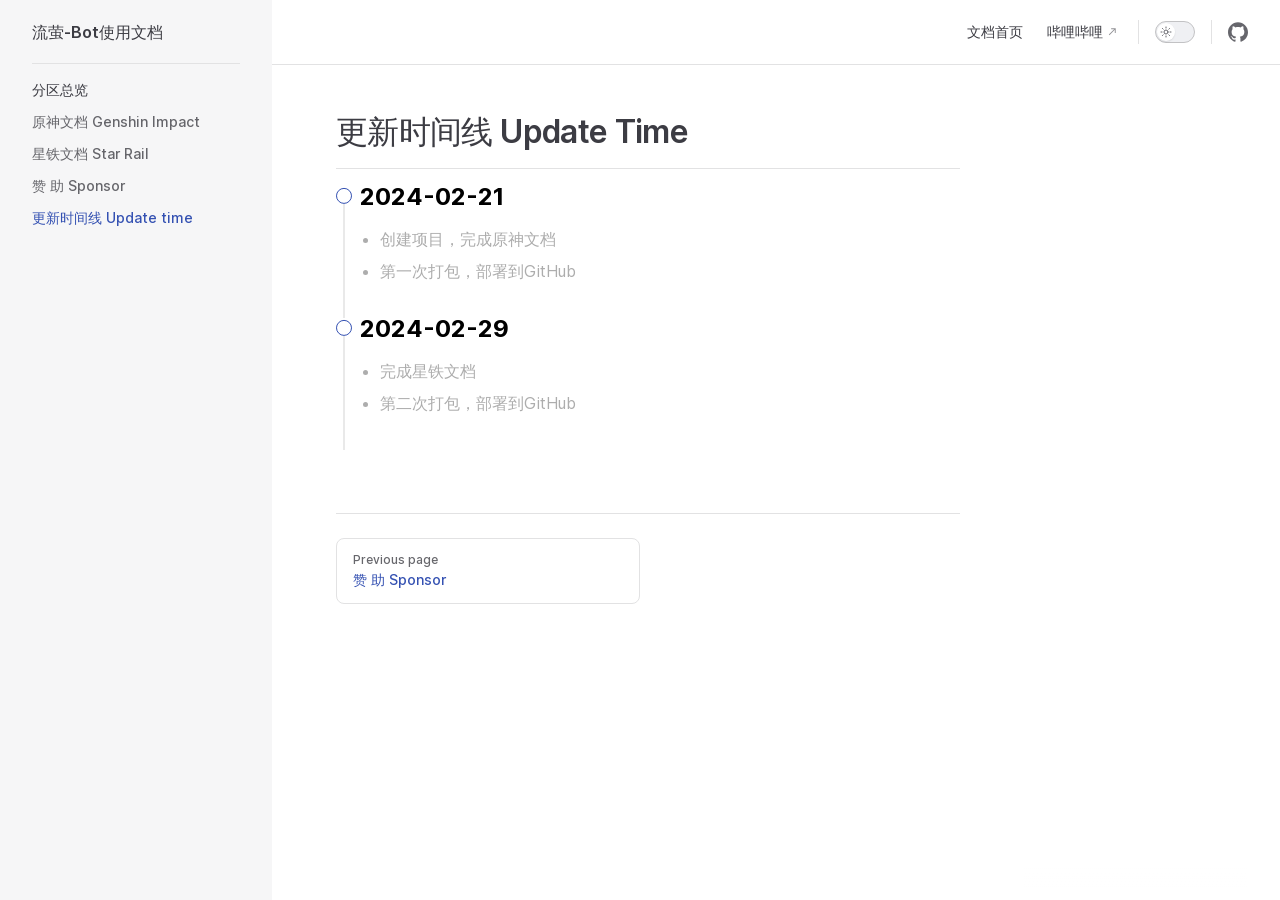
<file: update.html>
<!DOCTYPE html>
<html lang="en-US" dir="ltr">
  <head>
    <meta charset="utf-8">
    <meta name="viewport" content="width=device-width,initial-scale=1">
    <title>更新时间线 Update Time | 流萤-Bot使用文档</title>
    <meta name="description" content="A VitePress Site">
    <meta name="generator" content="VitePress v1.0.0-rc.43">
    <link rel="preload stylesheet" href="/assets/style.CK7vb5Z1.css" as="style">
    
    <script type="module" src="/assets/app.C0r8PYyo.js"></script>
    <link rel="preload" href="/assets/inter-roman-latin.Bu8hRsVA.woff2" as="font" type="font/woff2" crossorigin="">
    <link rel="modulepreload" href="/assets/chunks/framework.Dpr6UjKr.js">
    <link rel="modulepreload" href="/assets/chunks/theme.BWD507R5.js">
    <link rel="modulepreload" href="/assets/update.md.B0gAtY-7.lean.js">
    <script id="check-dark-mode">(()=>{const e=localStorage.getItem("vitepress-theme-appearance")||"auto",a=window.matchMedia("(prefers-color-scheme: dark)").matches;(!e||e==="auto"?a:e==="dark")&&document.documentElement.classList.add("dark")})();</script>
    <script id="check-mac-os">document.documentElement.classList.toggle("mac",/Mac|iPhone|iPod|iPad/i.test(navigator.platform));</script>
  </head>
  <body>
    <div id="app"><div class="Layout" data-v-dfeb887b><!--[--><!--]--><!--[--><span tabindex="-1" data-v-8f534668></span><a href="#VPContent" class="VPSkipLink visually-hidden" data-v-8f534668> Skip to content </a><!--]--><!----><header class="VPNav" data-v-dfeb887b data-v-c4aa51ca><div class="VPNavBar has-sidebar" data-v-c4aa51ca data-v-e6f1226e><div class="wrapper" data-v-e6f1226e><div class="container" data-v-e6f1226e><div class="title" data-v-e6f1226e><div class="VPNavBarTitle has-sidebar" data-v-e6f1226e data-v-765023d8><a class="title" href="/" data-v-765023d8><!--[--><!--]--><!----><span data-v-765023d8>流萤-Bot使用文档</span><!--[--><!--]--></a></div></div><div class="content" data-v-e6f1226e><div class="content-body" data-v-e6f1226e><!--[--><!--]--><div class="VPNavBarSearch search" data-v-e6f1226e><!----></div><nav aria-labelledby="main-nav-aria-label" class="VPNavBarMenu menu" data-v-e6f1226e data-v-2db914d3><span id="main-nav-aria-label" class="visually-hidden" data-v-2db914d3>Main Navigation</span><!--[--><!--[--><a class="VPLink link VPNavBarMenuLink" href="/" tabindex="0" data-v-2db914d3 data-v-971ad620><!--[--><span data-v-971ad620>文档首页</span><!--]--></a><!--]--><!--[--><a class="VPLink link vp-external-link-icon VPNavBarMenuLink" href="https://space.bilibili.com/1277575300" target="_blank" rel="noreferrer" tabindex="0" data-v-2db914d3 data-v-971ad620><!--[--><span data-v-971ad620>哔哩哔哩</span><!--]--></a><!--]--><!--]--></nav><!----><div class="VPNavBarAppearance appearance" data-v-e6f1226e data-v-c6237c3f><button class="VPSwitch VPSwitchAppearance" type="button" role="switch" title="Switch to dark theme" aria-checked="false" data-v-c6237c3f data-v-93b29351 data-v-5e9b8f7b><span class="check" data-v-5e9b8f7b><span class="icon" data-v-5e9b8f7b><!--[--><span class="vpi-sun sun" data-v-93b29351></span><span class="vpi-moon moon" data-v-93b29351></span><!--]--></span></span></button></div><div class="VPSocialLinks VPNavBarSocialLinks social-links" data-v-e6f1226e data-v-c1d4c688 data-v-73a64eac><!--[--><a class="VPSocialLink no-icon" href="https://github.com/surgar04?tab=repositories" aria-label="github" target="_blank" rel="noopener" data-v-73a64eac data-v-81ea0254><span class="vpi-social-github" /></a><!--]--></div><div class="VPFlyout VPNavBarExtra extra" data-v-e6f1226e data-v-65ff6c76 data-v-1394124f><button type="button" class="button" aria-haspopup="true" aria-expanded="false" aria-label="extra navigation" data-v-1394124f><span class="vpi-more-horizontal icon" data-v-1394124f></span></button><div class="menu" data-v-1394124f><div class="VPMenu" data-v-1394124f data-v-fa485906><!----><!--[--><!--[--><!----><div class="group" data-v-65ff6c76><div class="item appearance" data-v-65ff6c76><p class="label" data-v-65ff6c76>Appearance</p><div class="appearance-action" data-v-65ff6c76><button class="VPSwitch VPSwitchAppearance" type="button" role="switch" title="Switch to dark theme" aria-checked="false" data-v-65ff6c76 data-v-93b29351 data-v-5e9b8f7b><span class="check" data-v-5e9b8f7b><span class="icon" data-v-5e9b8f7b><!--[--><span class="vpi-sun sun" data-v-93b29351></span><span class="vpi-moon moon" data-v-93b29351></span><!--]--></span></span></button></div></div></div><div class="group" data-v-65ff6c76><div class="item social-links" data-v-65ff6c76><div class="VPSocialLinks social-links-list" data-v-65ff6c76 data-v-73a64eac><!--[--><a class="VPSocialLink no-icon" href="https://github.com/surgar04?tab=repositories" aria-label="github" target="_blank" rel="noopener" data-v-73a64eac data-v-81ea0254><span class="vpi-social-github" /></a><!--]--></div></div></div><!--]--><!--]--></div></div></div><!--[--><!--]--><button type="button" class="VPNavBarHamburger hamburger" aria-label="mobile navigation" aria-expanded="false" aria-controls="VPNavScreen" data-v-e6f1226e data-v-4c779a3c><span class="container" data-v-4c779a3c><span class="top" data-v-4c779a3c></span><span class="middle" data-v-4c779a3c></span><span class="bottom" data-v-4c779a3c></span></span></button></div></div></div></div><div class="divider" data-v-e6f1226e><div class="divider-line" data-v-e6f1226e></div></div></div><!----></header><div class="VPLocalNav has-sidebar empty" data-v-dfeb887b data-v-ddab01fb><div class="container" data-v-ddab01fb><button class="menu" aria-expanded="false" aria-controls="VPSidebarNav" data-v-ddab01fb><span class="vpi-align-left menu-icon" data-v-ddab01fb></span><span class="menu-text" data-v-ddab01fb>Menu</span></button><div class="VPLocalNavOutlineDropdown" style="--vp-vh:0px;" data-v-ddab01fb data-v-2bd16500><button data-v-2bd16500>Return to top</button><!----></div></div></div><aside class="VPSidebar" data-v-dfeb887b data-v-fdd124ec><div class="curtain" data-v-fdd124ec></div><nav class="nav" id="VPSidebarNav" aria-labelledby="sidebar-aria-label" tabindex="-1" data-v-fdd124ec><span class="visually-hidden" id="sidebar-aria-label" data-v-fdd124ec> Sidebar Navigation </span><!--[--><!--]--><!--[--><div class="group" data-v-fdd124ec><section class="VPSidebarItem level-0 has-active" data-v-fdd124ec data-v-d1aa305d><div class="item" role="button" tabindex="0" data-v-d1aa305d><div class="indicator" data-v-d1aa305d></div><h2 class="text" data-v-d1aa305d>分区总览</h2><!----></div><div class="items" data-v-d1aa305d><!--[--><div class="VPSidebarItem level-1 is-link" data-v-d1aa305d data-v-d1aa305d><div class="item" data-v-d1aa305d><div class="indicator" data-v-d1aa305d></div><a class="VPLink link link" href="/GI.html" data-v-d1aa305d><!--[--><p class="text" data-v-d1aa305d>原神文档 Genshin Impact</p><!--]--></a><!----></div><!----></div><div class="VPSidebarItem level-1 is-link" data-v-d1aa305d data-v-d1aa305d><div class="item" data-v-d1aa305d><div class="indicator" data-v-d1aa305d></div><a class="VPLink link link" href="/SR.html" data-v-d1aa305d><!--[--><p class="text" data-v-d1aa305d>星铁文档 Star Rail</p><!--]--></a><!----></div><!----></div><div class="VPSidebarItem level-1 is-link" data-v-d1aa305d data-v-d1aa305d><div class="item" data-v-d1aa305d><div class="indicator" data-v-d1aa305d></div><a class="VPLink link link" href="/zan.html" data-v-d1aa305d><!--[--><p class="text" data-v-d1aa305d>赞 助 Sponsor</p><!--]--></a><!----></div><!----></div><div class="VPSidebarItem level-1 is-link" data-v-d1aa305d data-v-d1aa305d><div class="item" data-v-d1aa305d><div class="indicator" data-v-d1aa305d></div><a class="VPLink link link" href="/update.html" data-v-d1aa305d><!--[--><p class="text" data-v-d1aa305d>更新时间线 Update time</p><!--]--></a><!----></div><!----></div><!--]--></div></section></div><!--]--><!--[--><!--]--></nav></aside><div class="VPContent has-sidebar" id="VPContent" data-v-dfeb887b data-v-20c59612><div class="VPDoc has-sidebar has-aside" data-v-20c59612 data-v-48060952><!--[--><!--]--><div class="container" data-v-48060952><div class="aside" data-v-48060952><div class="aside-curtain" data-v-48060952></div><div class="aside-container" data-v-48060952><div class="aside-content" data-v-48060952><div class="VPDocAside" data-v-48060952 data-v-1e18989a><!--[--><!--]--><!--[--><!--]--><div class="VPDocAsideOutline" role="navigation" data-v-1e18989a data-v-ee3dddaa><div class="content" data-v-ee3dddaa><div class="outline-marker" data-v-ee3dddaa></div><div class="outline-title" role="heading" aria-level="2" data-v-ee3dddaa>文章目录</div><nav aria-labelledby="doc-outline-aria-label" data-v-ee3dddaa><span class="visually-hidden" id="doc-outline-aria-label" data-v-ee3dddaa> Table of Contents for current page </span><ul class="VPDocOutlineItem root" data-v-ee3dddaa data-v-10b7d606><!--[--><!--]--></ul></nav></div></div><!--[--><!--]--><div class="spacer" data-v-1e18989a></div><!--[--><!--]--><!----><!--[--><!--]--><!--[--><!--]--></div></div></div></div><div class="content" data-v-48060952><div class="content-container" data-v-48060952><!--[--><!--]--><main class="main" data-v-48060952><div style="position:relative;" class="vp-doc _update" data-v-48060952><div><h1 id="更新时间线-update-time" tabindex="-1">更新时间线 Update Time <a class="header-anchor" href="#更新时间线-update-time" aria-label="Permalink to &quot;更新时间线 Update Time&quot;">​</a></h1><hr><div class="timeline-dot"><span class="timeline-dot-title">2024-02-21</span><ul><li>创建项目，完成原神文档</li><li>第一次打包，部署到GitHub</li></ul></div><div class="timeline-dot"><span class="timeline-dot-title">2024-02-29</span><ul><li>完成星铁文档</li><li>第二次打包，部署到GitHub</li></ul></div></div></div></main><footer class="VPDocFooter" data-v-48060952 data-v-84191170><!--[--><!--]--><!----><nav class="prev-next" data-v-84191170><div class="pager" data-v-84191170><a class="VPLink link pager-link prev" href="/zan.html" data-v-84191170><!--[--><span class="desc" data-v-84191170>Previous page</span><span class="title" data-v-84191170>赞 助 Sponsor</span><!--]--></a></div><div class="pager" data-v-84191170><!----></div></nav></footer><!--[--><!--]--></div></div></div><!--[--><!--]--></div></div><!----><!--[--><!--]--></div></div>
    <script>window.__VP_HASH_MAP__=JSON.parse("{\"index.md\":\"-U9x_6l1\",\"readme.md\":\"MS_mb7FN\",\"zan.md\":\"BdMUmpHX\",\"update.md\":\"B0gAtY-7\",\"home.md\":\"M4yj7I3S\",\"gi.md\":\"UJZmiehG\",\"sr.md\":\"D_nITd90\"}");window.__VP_SITE_DATA__=JSON.parse("{\"lang\":\"en-US\",\"dir\":\"ltr\",\"title\":\"流萤-Bot使用文档\",\"description\":\"A VitePress Site\",\"base\":\"/\",\"head\":[],\"router\":{\"prefetchLinks\":true},\"appearance\":true,\"themeConfig\":{\"outlineTitle\":\"文章目录\",\"outline\":[2,6],\"nav\":[{\"text\":\"文档首页\",\"link\":\"/\"},{\"text\":\"哔哩哔哩\",\"link\":\"https://space.bilibili.com/1277575300\"}],\"seacrch\":{\"provider\":\"local\",\"options\":{\"translations\":{\"button\":{\"buttonText\":\"搜索\",\"buttonAriaLabel\":\"搜索文档\"},\"modal\":{\"noResultsText\":\"好像没有这个哦＞﹏＜\",\"resetButtonTitle\":\"清除查询条件\",\"footer\":{\"selectText\":\"选择\",\"navigateText\":\"切换\"}}}}},\"sidebar\":[{\"text\":\"分区总览\",\"items\":[{\"text\":\"原神文档 Genshin Impact\",\"link\":\"/GI\"},{\"text\":\"星铁文档 Star Rail\",\"link\":\"/SR\"},{\"text\":\"赞 助 Sponsor\",\"link\":\"/zan\"},{\"text\":\"更新时间线 Update time\",\"link\":\"/update\"}]}],\"socialLinks\":[{\"icon\":\"github\",\"link\":\"https://github.com/surgar04?tab=repositories\"}]},\"locales\":{},\"scrollOffset\":134,\"cleanUrls\":false}");</script>
    
  </body>
</html>
</file>
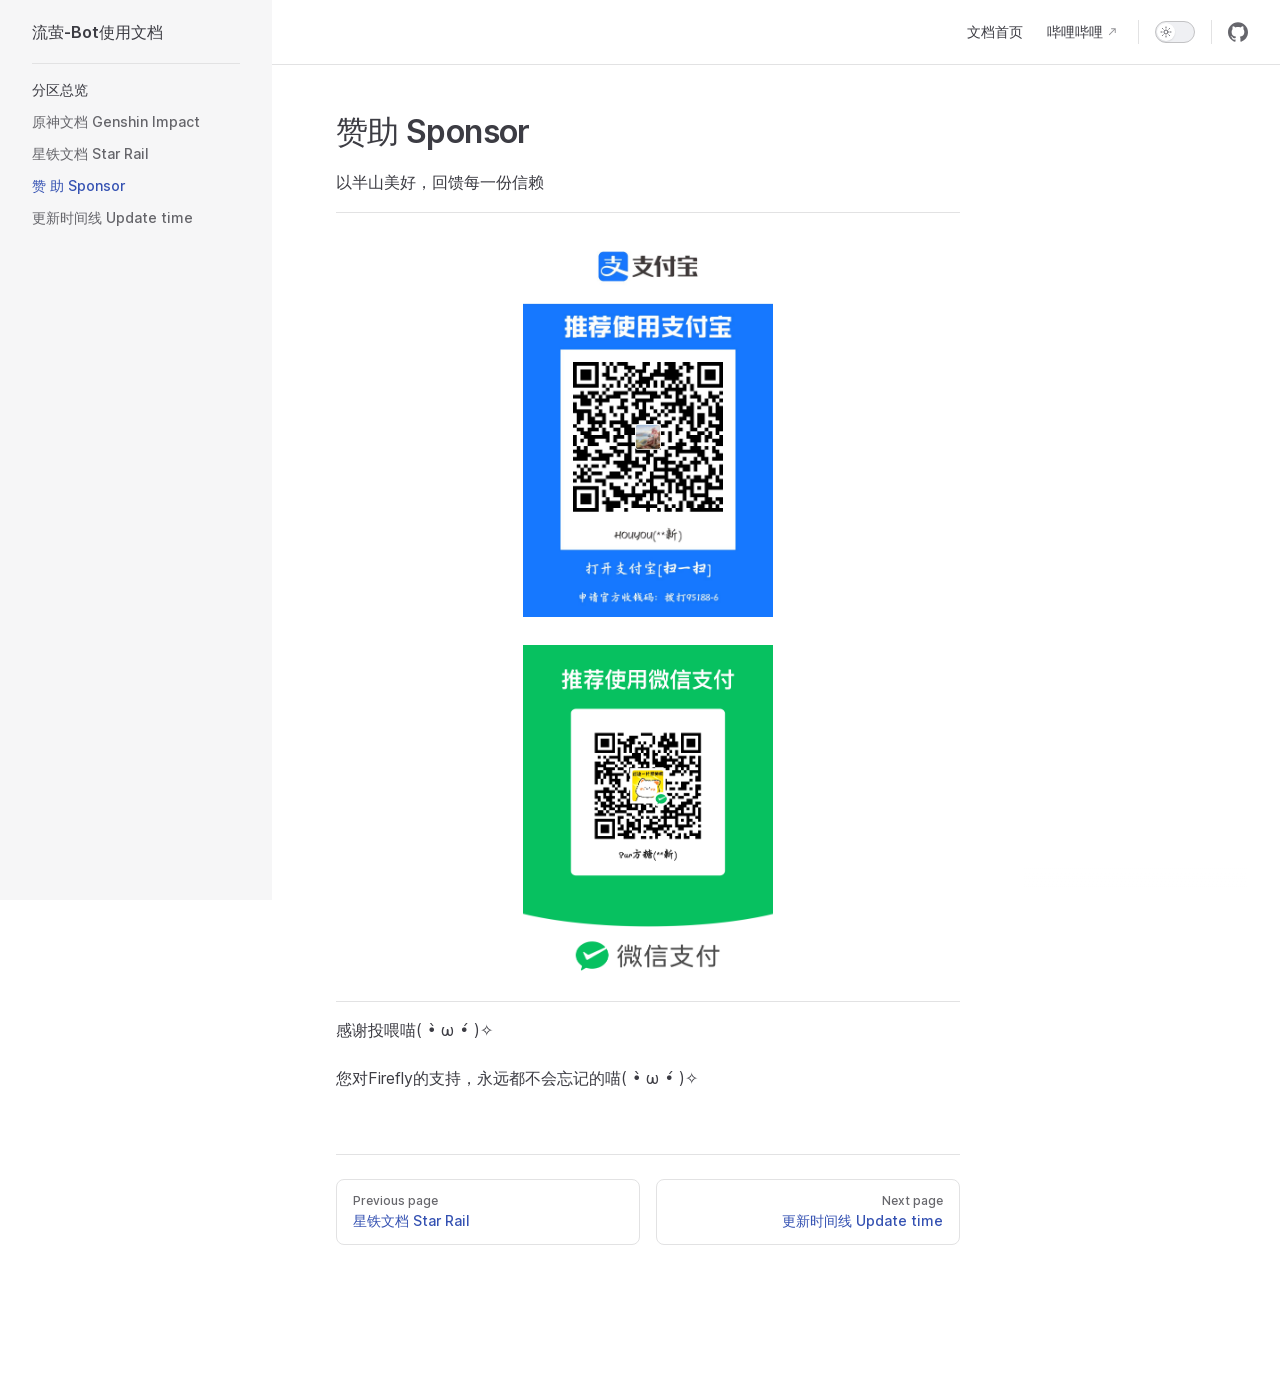
<file: zan.html>
<!DOCTYPE html>
<html lang="en-US" dir="ltr">
  <head>
    <meta charset="utf-8">
    <meta name="viewport" content="width=device-width,initial-scale=1">
    <title>赞助  Sponsor | 流萤-Bot使用文档</title>
    <meta name="description" content="A VitePress Site">
    <meta name="generator" content="VitePress v1.0.0-rc.43">
    <link rel="preload stylesheet" href="/assets/style.CK7vb5Z1.css" as="style">
    
    <script type="module" src="/assets/app.C0r8PYyo.js"></script>
    <link rel="preload" href="/assets/inter-roman-latin.Bu8hRsVA.woff2" as="font" type="font/woff2" crossorigin="">
    <link rel="modulepreload" href="/assets/chunks/framework.Dpr6UjKr.js">
    <link rel="modulepreload" href="/assets/chunks/theme.BWD507R5.js">
    <link rel="modulepreload" href="/assets/zan.md.BdMUmpHX.lean.js">
    <script id="check-dark-mode">(()=>{const e=localStorage.getItem("vitepress-theme-appearance")||"auto",a=window.matchMedia("(prefers-color-scheme: dark)").matches;(!e||e==="auto"?a:e==="dark")&&document.documentElement.classList.add("dark")})();</script>
    <script id="check-mac-os">document.documentElement.classList.toggle("mac",/Mac|iPhone|iPod|iPad/i.test(navigator.platform));</script>
  </head>
  <body>
    <div id="app"><div class="Layout" data-v-dfeb887b><!--[--><!--]--><!--[--><span tabindex="-1" data-v-8f534668></span><a href="#VPContent" class="VPSkipLink visually-hidden" data-v-8f534668> Skip to content </a><!--]--><!----><header class="VPNav" data-v-dfeb887b data-v-c4aa51ca><div class="VPNavBar has-sidebar" data-v-c4aa51ca data-v-e6f1226e><div class="wrapper" data-v-e6f1226e><div class="container" data-v-e6f1226e><div class="title" data-v-e6f1226e><div class="VPNavBarTitle has-sidebar" data-v-e6f1226e data-v-765023d8><a class="title" href="/" data-v-765023d8><!--[--><!--]--><!----><span data-v-765023d8>流萤-Bot使用文档</span><!--[--><!--]--></a></div></div><div class="content" data-v-e6f1226e><div class="content-body" data-v-e6f1226e><!--[--><!--]--><div class="VPNavBarSearch search" data-v-e6f1226e><!----></div><nav aria-labelledby="main-nav-aria-label" class="VPNavBarMenu menu" data-v-e6f1226e data-v-2db914d3><span id="main-nav-aria-label" class="visually-hidden" data-v-2db914d3>Main Navigation</span><!--[--><!--[--><a class="VPLink link VPNavBarMenuLink" href="/" tabindex="0" data-v-2db914d3 data-v-971ad620><!--[--><span data-v-971ad620>文档首页</span><!--]--></a><!--]--><!--[--><a class="VPLink link vp-external-link-icon VPNavBarMenuLink" href="https://space.bilibili.com/1277575300" target="_blank" rel="noreferrer" tabindex="0" data-v-2db914d3 data-v-971ad620><!--[--><span data-v-971ad620>哔哩哔哩</span><!--]--></a><!--]--><!--]--></nav><!----><div class="VPNavBarAppearance appearance" data-v-e6f1226e data-v-c6237c3f><button class="VPSwitch VPSwitchAppearance" type="button" role="switch" title="Switch to dark theme" aria-checked="false" data-v-c6237c3f data-v-93b29351 data-v-5e9b8f7b><span class="check" data-v-5e9b8f7b><span class="icon" data-v-5e9b8f7b><!--[--><span class="vpi-sun sun" data-v-93b29351></span><span class="vpi-moon moon" data-v-93b29351></span><!--]--></span></span></button></div><div class="VPSocialLinks VPNavBarSocialLinks social-links" data-v-e6f1226e data-v-c1d4c688 data-v-73a64eac><!--[--><a class="VPSocialLink no-icon" href="https://github.com/surgar04?tab=repositories" aria-label="github" target="_blank" rel="noopener" data-v-73a64eac data-v-81ea0254><span class="vpi-social-github" /></a><!--]--></div><div class="VPFlyout VPNavBarExtra extra" data-v-e6f1226e data-v-65ff6c76 data-v-1394124f><button type="button" class="button" aria-haspopup="true" aria-expanded="false" aria-label="extra navigation" data-v-1394124f><span class="vpi-more-horizontal icon" data-v-1394124f></span></button><div class="menu" data-v-1394124f><div class="VPMenu" data-v-1394124f data-v-fa485906><!----><!--[--><!--[--><!----><div class="group" data-v-65ff6c76><div class="item appearance" data-v-65ff6c76><p class="label" data-v-65ff6c76>Appearance</p><div class="appearance-action" data-v-65ff6c76><button class="VPSwitch VPSwitchAppearance" type="button" role="switch" title="Switch to dark theme" aria-checked="false" data-v-65ff6c76 data-v-93b29351 data-v-5e9b8f7b><span class="check" data-v-5e9b8f7b><span class="icon" data-v-5e9b8f7b><!--[--><span class="vpi-sun sun" data-v-93b29351></span><span class="vpi-moon moon" data-v-93b29351></span><!--]--></span></span></button></div></div></div><div class="group" data-v-65ff6c76><div class="item social-links" data-v-65ff6c76><div class="VPSocialLinks social-links-list" data-v-65ff6c76 data-v-73a64eac><!--[--><a class="VPSocialLink no-icon" href="https://github.com/surgar04?tab=repositories" aria-label="github" target="_blank" rel="noopener" data-v-73a64eac data-v-81ea0254><span class="vpi-social-github" /></a><!--]--></div></div></div><!--]--><!--]--></div></div></div><!--[--><!--]--><button type="button" class="VPNavBarHamburger hamburger" aria-label="mobile navigation" aria-expanded="false" aria-controls="VPNavScreen" data-v-e6f1226e data-v-4c779a3c><span class="container" data-v-4c779a3c><span class="top" data-v-4c779a3c></span><span class="middle" data-v-4c779a3c></span><span class="bottom" data-v-4c779a3c></span></span></button></div></div></div></div><div class="divider" data-v-e6f1226e><div class="divider-line" data-v-e6f1226e></div></div></div><!----></header><div class="VPLocalNav has-sidebar empty" data-v-dfeb887b data-v-ddab01fb><div class="container" data-v-ddab01fb><button class="menu" aria-expanded="false" aria-controls="VPSidebarNav" data-v-ddab01fb><span class="vpi-align-left menu-icon" data-v-ddab01fb></span><span class="menu-text" data-v-ddab01fb>Menu</span></button><div class="VPLocalNavOutlineDropdown" style="--vp-vh:0px;" data-v-ddab01fb data-v-2bd16500><button data-v-2bd16500>Return to top</button><!----></div></div></div><aside class="VPSidebar" data-v-dfeb887b data-v-fdd124ec><div class="curtain" data-v-fdd124ec></div><nav class="nav" id="VPSidebarNav" aria-labelledby="sidebar-aria-label" tabindex="-1" data-v-fdd124ec><span class="visually-hidden" id="sidebar-aria-label" data-v-fdd124ec> Sidebar Navigation </span><!--[--><!--]--><!--[--><div class="group" data-v-fdd124ec><section class="VPSidebarItem level-0 has-active" data-v-fdd124ec data-v-d1aa305d><div class="item" role="button" tabindex="0" data-v-d1aa305d><div class="indicator" data-v-d1aa305d></div><h2 class="text" data-v-d1aa305d>分区总览</h2><!----></div><div class="items" data-v-d1aa305d><!--[--><div class="VPSidebarItem level-1 is-link" data-v-d1aa305d data-v-d1aa305d><div class="item" data-v-d1aa305d><div class="indicator" data-v-d1aa305d></div><a class="VPLink link link" href="/GI.html" data-v-d1aa305d><!--[--><p class="text" data-v-d1aa305d>原神文档 Genshin Impact</p><!--]--></a><!----></div><!----></div><div class="VPSidebarItem level-1 is-link" data-v-d1aa305d data-v-d1aa305d><div class="item" data-v-d1aa305d><div class="indicator" data-v-d1aa305d></div><a class="VPLink link link" href="/SR.html" data-v-d1aa305d><!--[--><p class="text" data-v-d1aa305d>星铁文档 Star Rail</p><!--]--></a><!----></div><!----></div><div class="VPSidebarItem level-1 is-link" data-v-d1aa305d data-v-d1aa305d><div class="item" data-v-d1aa305d><div class="indicator" data-v-d1aa305d></div><a class="VPLink link link" href="/zan.html" data-v-d1aa305d><!--[--><p class="text" data-v-d1aa305d>赞 助 Sponsor</p><!--]--></a><!----></div><!----></div><div class="VPSidebarItem level-1 is-link" data-v-d1aa305d data-v-d1aa305d><div class="item" data-v-d1aa305d><div class="indicator" data-v-d1aa305d></div><a class="VPLink link link" href="/update.html" data-v-d1aa305d><!--[--><p class="text" data-v-d1aa305d>更新时间线 Update time</p><!--]--></a><!----></div><!----></div><!--]--></div></section></div><!--]--><!--[--><!--]--></nav></aside><div class="VPContent has-sidebar" id="VPContent" data-v-dfeb887b data-v-20c59612><div class="VPDoc has-sidebar has-aside" data-v-20c59612 data-v-48060952><!--[--><!--]--><div class="container" data-v-48060952><div class="aside" data-v-48060952><div class="aside-curtain" data-v-48060952></div><div class="aside-container" data-v-48060952><div class="aside-content" data-v-48060952><div class="VPDocAside" data-v-48060952 data-v-1e18989a><!--[--><!--]--><!--[--><!--]--><div class="VPDocAsideOutline" role="navigation" data-v-1e18989a data-v-ee3dddaa><div class="content" data-v-ee3dddaa><div class="outline-marker" data-v-ee3dddaa></div><div class="outline-title" role="heading" aria-level="2" data-v-ee3dddaa>文章目录</div><nav aria-labelledby="doc-outline-aria-label" data-v-ee3dddaa><span class="visually-hidden" id="doc-outline-aria-label" data-v-ee3dddaa> Table of Contents for current page </span><ul class="VPDocOutlineItem root" data-v-ee3dddaa data-v-10b7d606><!--[--><!--]--></ul></nav></div></div><!--[--><!--]--><div class="spacer" data-v-1e18989a></div><!--[--><!--]--><!----><!--[--><!--]--><!--[--><!--]--></div></div></div></div><div class="content" data-v-48060952><div class="content-container" data-v-48060952><!--[--><!--]--><main class="main" data-v-48060952><div style="position:relative;" class="vp-doc _zan" data-v-48060952><div><h1 id="赞助-sponsor" tabindex="-1">赞助 Sponsor <a class="header-anchor" href="#赞助-sponsor" aria-label="Permalink to &quot;赞助  Sponsor&quot;">​</a></h1><p>以半山美好，回馈每一份信赖</p><hr><p align="center"><img src="/assets/1.SqQOLpiO.jpg" alt="Image 1" width="40%">       <img src="/assets/2.zNBMDmW0.png" alt="Image 2" width="40%"></p><hr><!----><br><br><!----></div></div></main><footer class="VPDocFooter" data-v-48060952 data-v-84191170><!--[--><!--]--><!----><nav class="prev-next" data-v-84191170><div class="pager" data-v-84191170><a class="VPLink link pager-link prev" href="/SR.html" data-v-84191170><!--[--><span class="desc" data-v-84191170>Previous page</span><span class="title" data-v-84191170>星铁文档 Star Rail</span><!--]--></a></div><div class="pager" data-v-84191170><a class="VPLink link pager-link next" href="/update.html" data-v-84191170><!--[--><span class="desc" data-v-84191170>Next page</span><span class="title" data-v-84191170>更新时间线 Update time</span><!--]--></a></div></nav></footer><!--[--><!--]--></div></div></div><!--[--><!--]--></div></div><!----><!--[--><!--]--></div></div>
    <script>window.__VP_HASH_MAP__=JSON.parse("{\"index.md\":\"-U9x_6l1\",\"readme.md\":\"MS_mb7FN\",\"zan.md\":\"BdMUmpHX\",\"update.md\":\"B0gAtY-7\",\"home.md\":\"M4yj7I3S\",\"gi.md\":\"UJZmiehG\",\"sr.md\":\"D_nITd90\"}");window.__VP_SITE_DATA__=JSON.parse("{\"lang\":\"en-US\",\"dir\":\"ltr\",\"title\":\"流萤-Bot使用文档\",\"description\":\"A VitePress Site\",\"base\":\"/\",\"head\":[],\"router\":{\"prefetchLinks\":true},\"appearance\":true,\"themeConfig\":{\"outlineTitle\":\"文章目录\",\"outline\":[2,6],\"nav\":[{\"text\":\"文档首页\",\"link\":\"/\"},{\"text\":\"哔哩哔哩\",\"link\":\"https://space.bilibili.com/1277575300\"}],\"seacrch\":{\"provider\":\"local\",\"options\":{\"translations\":{\"button\":{\"buttonText\":\"搜索\",\"buttonAriaLabel\":\"搜索文档\"},\"modal\":{\"noResultsText\":\"好像没有这个哦＞﹏＜\",\"resetButtonTitle\":\"清除查询条件\",\"footer\":{\"selectText\":\"选择\",\"navigateText\":\"切换\"}}}}},\"sidebar\":[{\"text\":\"分区总览\",\"items\":[{\"text\":\"原神文档 Genshin Impact\",\"link\":\"/GI\"},{\"text\":\"星铁文档 Star Rail\",\"link\":\"/SR\"},{\"text\":\"赞 助 Sponsor\",\"link\":\"/zan\"},{\"text\":\"更新时间线 Update time\",\"link\":\"/update\"}]}],\"socialLinks\":[{\"icon\":\"github\",\"link\":\"https://github.com/surgar04?tab=repositories\"}]},\"locales\":{},\"scrollOffset\":134,\"cleanUrls\":false}");</script>
    
  </body>
</html>
</file>
<file: assets/style.CK7vb5Z1.css>
@font-face{font-family:Inter var;font-weight:100 900;font-display:swap;font-style:normal;font-named-instance:"Regular";src:url(/assets/inter-roman-cyrillic.CMhn1ESj.woff2) format("woff2");unicode-range:U+0301,U+0400-045F,U+0490-0491,U+04B0-04B1,U+2116}@font-face{font-family:Inter var;font-weight:100 900;font-display:swap;font-style:normal;font-named-instance:"Regular";src:url(/assets/inter-roman-cyrillic-ext.DxP3Awbn.woff2) format("woff2");unicode-range:U+0460-052F,U+1C80-1C88,U+20B4,U+2DE0-2DFF,U+A640-A69F,U+FE2E-FE2F}@font-face{font-family:Inter var;font-weight:100 900;font-display:swap;font-style:normal;font-named-instance:"Regular";src:url(/assets/inter-roman-greek.JvnBZ4YD.woff2) format("woff2");unicode-range:U+0370-03FF}@font-face{font-family:Inter var;font-weight:100 900;font-display:swap;font-style:normal;font-named-instance:"Regular";src:url(/assets/inter-roman-greek-ext.D0mI3NpI.woff2) format("woff2");unicode-range:U+1F00-1FFF}@font-face{font-family:Inter var;font-weight:100 900;font-display:swap;font-style:normal;font-named-instance:"Regular";src:url(/assets/inter-roman-latin.Bu8hRsVA.woff2) format("woff2");unicode-range:U+0000-00FF,U+0131,U+0152-0153,U+02BB-02BC,U+02C6,U+02DA,U+02DC,U+2000-206F,U+2074,U+20AC,U+2122,U+2191,U+2193,U+2212,U+2215,U+FEFF,U+FFFD}@font-face{font-family:Inter var;font-weight:100 900;font-display:swap;font-style:normal;font-named-instance:"Regular";src:url(/assets/inter-roman-latin-ext.ZlYT4o7i.woff2) format("woff2");unicode-range:U+0100-024F,U+0259,U+1E00-1EFF,U+2020,U+20A0-20AB,U+20AD-20CF,U+2113,U+2C60-2C7F,U+A720-A7FF}@font-face{font-family:Inter var;font-weight:100 900;font-display:swap;font-style:normal;font-named-instance:"Regular";src:url(/assets/inter-roman-vietnamese.ClpjcLMQ.woff2) format("woff2");unicode-range:U+0102-0103,U+0110-0111,U+0128-0129,U+0168-0169,U+01A0-01A1,U+01AF-01B0,U+1EA0-1EF9,U+20AB}@font-face{font-family:Inter var;font-weight:100 900;font-display:swap;font-style:italic;font-named-instance:"Italic";src:url(/assets/inter-italic-cyrillic.D6csxwjC.woff2) format("woff2");unicode-range:U+0301,U+0400-045F,U+0490-0491,U+04B0-04B1,U+2116}@font-face{font-family:Inter var;font-weight:100 900;font-display:swap;font-style:italic;font-named-instance:"Italic";src:url(/assets/inter-italic-cyrillic-ext.5XJwZIOp.woff2) format("woff2");unicode-range:U+0460-052F,U+1C80-1C88,U+20B4,U+2DE0-2DFF,U+A640-A69F,U+FE2E-FE2F}@font-face{font-family:Inter var;font-weight:100 900;font-display:swap;font-style:italic;font-named-instance:"Italic";src:url(/assets/inter-italic-greek.9J96vYpw.woff2) format("woff2");unicode-range:U+0370-03FF}@font-face{font-family:Inter var;font-weight:100 900;font-display:swap;font-style:italic;font-named-instance:"Italic";src:url(/assets/inter-italic-greek-ext.CHOfFY1k.woff2) format("woff2");unicode-range:U+1F00-1FFF}@font-face{font-family:Inter var;font-weight:100 900;font-display:swap;font-style:italic;font-named-instance:"Italic";src:url(/assets/inter-italic-latin.DbsTr1gm.woff2) format("woff2");unicode-range:U+0000-00FF,U+0131,U+0152-0153,U+02BB-02BC,U+02C6,U+02DA,U+02DC,U+2000-206F,U+2074,U+20AC,U+2122,U+2191,U+2193,U+2212,U+2215,U+FEFF,U+FFFD}@font-face{font-family:Inter var;font-weight:100 900;font-display:swap;font-style:italic;font-named-instance:"Italic";src:url(/assets/inter-italic-latin-ext.BGcWXLrn.woff2) format("woff2");unicode-range:U+0100-024F,U+0259,U+1E00-1EFF,U+2020,U+20A0-20AB,U+20AD-20CF,U+2113,U+2C60-2C7F,U+A720-A7FF}@font-face{font-family:Inter var;font-weight:100 900;font-display:swap;font-style:italic;font-named-instance:"Italic";src:url(/assets/inter-italic-vietnamese.DHNAd7Wr.woff2) format("woff2");unicode-range:U+0102-0103,U+0110-0111,U+0128-0129,U+0168-0169,U+01A0-01A1,U+01AF-01B0,U+1EA0-1EF9,U+20AB}@font-face{font-family:Chinese Quotes;src:local("PingFang SC Regular"),local("PingFang SC"),local("SimHei"),local("Source Han Sans SC");unicode-range:U+2018,U+2019,U+201C,U+201D}:root{--vp-c-white: #ffffff;--vp-c-black: #000000;--vp-c-neutral: var(--vp-c-black);--vp-c-neutral-inverse: var(--vp-c-white)}.dark{--vp-c-neutral: var(--vp-c-white);--vp-c-neutral-inverse: var(--vp-c-black)}:root{--vp-c-gray-1: #dddde3;--vp-c-gray-2: #e4e4e9;--vp-c-gray-3: #ebebef;--vp-c-gray-soft: rgba(142, 150, 170, .14);--vp-c-indigo-1: #3451b2;--vp-c-indigo-2: #3a5ccc;--vp-c-indigo-3: #5672cd;--vp-c-indigo-soft: rgba(100, 108, 255, .14);--vp-c-purple-1: #6f42c1;--vp-c-purple-2: #7e4cc9;--vp-c-purple-3: #8e5cd9;--vp-c-purple-soft: rgba(159, 122, 234, .14);--vp-c-green-1: #18794e;--vp-c-green-2: #299764;--vp-c-green-3: #30a46c;--vp-c-green-soft: rgba(16, 185, 129, .14);--vp-c-yellow-1: #915930;--vp-c-yellow-2: #946300;--vp-c-yellow-3: #9f6a00;--vp-c-yellow-soft: rgba(234, 179, 8, .14);--vp-c-red-1: #b8272c;--vp-c-red-2: #d5393e;--vp-c-red-3: #e0575b;--vp-c-red-soft: rgba(244, 63, 94, .14);--vp-c-sponsor: #db2777}.dark{--vp-c-gray-1: #515c67;--vp-c-gray-2: #414853;--vp-c-gray-3: #32363f;--vp-c-gray-soft: rgba(101, 117, 133, .16);--vp-c-indigo-1: #a8b1ff;--vp-c-indigo-2: #5c73e7;--vp-c-indigo-3: #3e63dd;--vp-c-indigo-soft: rgba(100, 108, 255, .16);--vp-c-purple-1: #c8abfa;--vp-c-purple-2: #a879e6;--vp-c-purple-3: #8e5cd9;--vp-c-purple-soft: rgba(159, 122, 234, .16);--vp-c-green-1: #3dd68c;--vp-c-green-2: #30a46c;--vp-c-green-3: #298459;--vp-c-green-soft: rgba(16, 185, 129, .16);--vp-c-yellow-1: #f9b44e;--vp-c-yellow-2: #da8b17;--vp-c-yellow-3: #a46a0a;--vp-c-yellow-soft: rgba(234, 179, 8, .16);--vp-c-red-1: #f66f81;--vp-c-red-2: #f14158;--vp-c-red-3: #b62a3c;--vp-c-red-soft: rgba(244, 63, 94, .16)}:root{--vp-c-bg: #ffffff;--vp-c-bg-alt: #f6f6f7;--vp-c-bg-elv: #ffffff;--vp-c-bg-soft: #f6f6f7}.dark{--vp-c-bg: #1b1b1f;--vp-c-bg-alt: #161618;--vp-c-bg-elv: #202127;--vp-c-bg-soft: #202127}:root{--vp-c-border: #c2c2c4;--vp-c-divider: #e2e2e3;--vp-c-gutter: #e2e2e3}.dark{--vp-c-border: #3c3f44;--vp-c-divider: #2e2e32;--vp-c-gutter: #000000}:root{--vp-c-text-1: rgba(60, 60, 67);--vp-c-text-2: rgba(60, 60, 67, .78);--vp-c-text-3: rgba(60, 60, 67, .56)}.dark{--vp-c-text-1: rgba(255, 255, 245, .86);--vp-c-text-2: rgba(235, 235, 245, .6);--vp-c-text-3: rgba(235, 235, 245, .38)}:root{--vp-c-default-1: var(--vp-c-gray-1);--vp-c-default-2: var(--vp-c-gray-2);--vp-c-default-3: var(--vp-c-gray-3);--vp-c-default-soft: var(--vp-c-gray-soft);--vp-c-brand-1: var(--vp-c-indigo-1);--vp-c-brand-2: var(--vp-c-indigo-2);--vp-c-brand-3: var(--vp-c-indigo-3);--vp-c-brand-soft: var(--vp-c-indigo-soft);--vp-c-brand: var(--vp-c-brand-1);--vp-c-tip-1: var(--vp-c-brand-1);--vp-c-tip-2: var(--vp-c-brand-2);--vp-c-tip-3: var(--vp-c-brand-3);--vp-c-tip-soft: var(--vp-c-brand-soft);--vp-c-note-1: var(--vp-c-brand-1);--vp-c-note-2: var(--vp-c-brand-2);--vp-c-note-3: var(--vp-c-brand-3);--vp-c-note-soft: var(--vp-c-brand-soft);--vp-c-success-1: var(--vp-c-green-1);--vp-c-success-2: var(--vp-c-green-2);--vp-c-success-3: var(--vp-c-green-3);--vp-c-success-soft: var(--vp-c-green-soft);--vp-c-important-1: var(--vp-c-purple-1);--vp-c-important-2: var(--vp-c-purple-2);--vp-c-important-3: var(--vp-c-purple-3);--vp-c-important-soft: var(--vp-c-purple-soft);--vp-c-warning-1: var(--vp-c-yellow-1);--vp-c-warning-2: var(--vp-c-yellow-2);--vp-c-warning-3: var(--vp-c-yellow-3);--vp-c-warning-soft: var(--vp-c-yellow-soft);--vp-c-danger-1: var(--vp-c-red-1);--vp-c-danger-2: var(--vp-c-red-2);--vp-c-danger-3: var(--vp-c-red-3);--vp-c-danger-soft: var(--vp-c-red-soft);--vp-c-caution-1: var(--vp-c-red-1);--vp-c-caution-2: var(--vp-c-red-2);--vp-c-caution-3: var(--vp-c-red-3);--vp-c-caution-soft: var(--vp-c-red-soft)}:root{--vp-font-family-base: "Chinese Quotes", "Inter var", "Inter", ui-sans-serif, system-ui, -apple-system, BlinkMacSystemFont, "Segoe UI", Roboto, "Helvetica Neue", Helvetica, Arial, "Noto Sans", sans-serif, "Apple Color Emoji", "Segoe UI Emoji", "Segoe UI Symbol", "Noto Color Emoji";--vp-font-family-mono: ui-monospace, SFMono-Regular, "SF Mono", Menlo, Monaco, Consolas, "Liberation Mono", "Courier New", monospace}:root{--vp-shadow-1: 0 1px 2px rgba(0, 0, 0, .04), 0 1px 2px rgba(0, 0, 0, .06);--vp-shadow-2: 0 3px 12px rgba(0, 0, 0, .07), 0 1px 4px rgba(0, 0, 0, .07);--vp-shadow-3: 0 12px 32px rgba(0, 0, 0, .1), 0 2px 6px rgba(0, 0, 0, .08);--vp-shadow-4: 0 14px 44px rgba(0, 0, 0, .12), 0 3px 9px rgba(0, 0, 0, .12);--vp-shadow-5: 0 18px 56px rgba(0, 0, 0, .16), 0 4px 12px rgba(0, 0, 0, .16)}:root{--vp-z-index-footer: 10;--vp-z-index-local-nav: 20;--vp-z-index-nav: 30;--vp-z-index-layout-top: 40;--vp-z-index-backdrop: 50;--vp-z-index-sidebar: 60}@media (min-width: 960px){:root{--vp-z-index-sidebar: 25}}:root{--vp-layout-max-width: 1440px}:root{--vp-header-anchor-symbol: "#"}:root{--vp-code-line-height: 1.7;--vp-code-font-size: .875em;--vp-code-color: var(--vp-c-brand-1);--vp-code-link-color: var(--vp-c-brand-1);--vp-code-link-hover-color: var(--vp-c-brand-2);--vp-code-bg: var(--vp-c-default-soft);--vp-code-block-color: var(--vp-c-text-2);--vp-code-block-bg: var(--vp-c-bg-alt);--vp-code-block-divider-color: var(--vp-c-gutter);--vp-code-lang-color: var(--vp-c-text-3);--vp-code-line-highlight-color: var(--vp-c-default-soft);--vp-code-line-number-color: var(--vp-c-text-3);--vp-code-line-diff-add-color: var(--vp-c-success-soft);--vp-code-line-diff-add-symbol-color: var(--vp-c-success-1);--vp-code-line-diff-remove-color: var(--vp-c-danger-soft);--vp-code-line-diff-remove-symbol-color: var(--vp-c-danger-1);--vp-code-line-warning-color: var(--vp-c-warning-soft);--vp-code-line-error-color: var(--vp-c-danger-soft);--vp-code-copy-code-border-color: var(--vp-c-divider);--vp-code-copy-code-bg: var(--vp-c-bg-soft);--vp-code-copy-code-hover-border-color: var(--vp-c-divider);--vp-code-copy-code-hover-bg: var(--vp-c-bg);--vp-code-copy-code-active-text: var(--vp-c-text-2);--vp-code-copy-copied-text-content: "Copied";--vp-code-tab-divider: var(--vp-code-block-divider-color);--vp-code-tab-text-color: var(--vp-c-text-2);--vp-code-tab-bg: var(--vp-code-block-bg);--vp-code-tab-hover-text-color: var(--vp-c-text-1);--vp-code-tab-active-text-color: var(--vp-c-text-1);--vp-code-tab-active-bar-color: var(--vp-c-brand-1)}:root{--vp-button-brand-border: transparent;--vp-button-brand-text: var(--vp-c-white);--vp-button-brand-bg: var(--vp-c-brand-3);--vp-button-brand-hover-border: transparent;--vp-button-brand-hover-text: var(--vp-c-white);--vp-button-brand-hover-bg: var(--vp-c-brand-2);--vp-button-brand-active-border: transparent;--vp-button-brand-active-text: var(--vp-c-white);--vp-button-brand-active-bg: var(--vp-c-brand-1);--vp-button-alt-border: transparent;--vp-button-alt-text: var(--vp-c-text-1);--vp-button-alt-bg: var(--vp-c-default-3);--vp-button-alt-hover-border: transparent;--vp-button-alt-hover-text: var(--vp-c-text-1);--vp-button-alt-hover-bg: var(--vp-c-default-2);--vp-button-alt-active-border: transparent;--vp-button-alt-active-text: var(--vp-c-text-1);--vp-button-alt-active-bg: var(--vp-c-default-1);--vp-button-sponsor-border: var(--vp-c-text-2);--vp-button-sponsor-text: var(--vp-c-text-2);--vp-button-sponsor-bg: transparent;--vp-button-sponsor-hover-border: var(--vp-c-sponsor);--vp-button-sponsor-hover-text: var(--vp-c-sponsor);--vp-button-sponsor-hover-bg: transparent;--vp-button-sponsor-active-border: var(--vp-c-sponsor);--vp-button-sponsor-active-text: var(--vp-c-sponsor);--vp-button-sponsor-active-bg: transparent}:root{--vp-custom-block-font-size: 14px;--vp-custom-block-code-font-size: 13px;--vp-custom-block-info-border: transparent;--vp-custom-block-info-text: var(--vp-c-text-1);--vp-custom-block-info-bg: var(--vp-c-default-soft);--vp-custom-block-info-code-bg: var(--vp-c-default-soft);--vp-custom-block-note-border: transparent;--vp-custom-block-note-text: var(--vp-c-text-1);--vp-custom-block-note-bg: var(--vp-c-default-soft);--vp-custom-block-note-code-bg: var(--vp-c-default-soft);--vp-custom-block-tip-border: transparent;--vp-custom-block-tip-text: var(--vp-c-text-1);--vp-custom-block-tip-bg: var(--vp-c-tip-soft);--vp-custom-block-tip-code-bg: var(--vp-c-tip-soft);--vp-custom-block-important-border: transparent;--vp-custom-block-important-text: var(--vp-c-text-1);--vp-custom-block-important-bg: var(--vp-c-important-soft);--vp-custom-block-important-code-bg: var(--vp-c-important-soft);--vp-custom-block-warning-border: transparent;--vp-custom-block-warning-text: var(--vp-c-text-1);--vp-custom-block-warning-bg: var(--vp-c-warning-soft);--vp-custom-block-warning-code-bg: var(--vp-c-warning-soft);--vp-custom-block-danger-border: transparent;--vp-custom-block-danger-text: var(--vp-c-text-1);--vp-custom-block-danger-bg: var(--vp-c-danger-soft);--vp-custom-block-danger-code-bg: var(--vp-c-danger-soft);--vp-custom-block-caution-border: transparent;--vp-custom-block-caution-text: var(--vp-c-text-1);--vp-custom-block-caution-bg: var(--vp-c-caution-soft);--vp-custom-block-caution-code-bg: var(--vp-c-caution-soft);--vp-custom-block-details-border: var(--vp-custom-block-info-border);--vp-custom-block-details-text: var(--vp-custom-block-info-text);--vp-custom-block-details-bg: var(--vp-custom-block-info-bg);--vp-custom-block-details-code-bg: var(--vp-custom-block-info-code-bg)}:root{--vp-input-border-color: var(--vp-c-border);--vp-input-bg-color: var(--vp-c-bg-alt);--vp-input-switch-bg-color: var(--vp-c-default-soft)}:root{--vp-nav-height: 64px;--vp-nav-bg-color: var(--vp-c-bg);--vp-nav-screen-bg-color: var(--vp-c-bg);--vp-nav-logo-height: 24px}.hide-nav{--vp-nav-height: 0px}.hide-nav .VPSidebar{--vp-nav-height: 22px}:root{--vp-local-nav-bg-color: var(--vp-c-bg)}:root{--vp-sidebar-width: 272px;--vp-sidebar-bg-color: var(--vp-c-bg-alt)}:root{--vp-backdrop-bg-color: rgba(0, 0, 0, .6)}:root{--vp-home-hero-name-color: var(--vp-c-brand-1);--vp-home-hero-name-background: transparent;--vp-home-hero-image-background-image: none;--vp-home-hero-image-filter: none}:root{--vp-badge-info-border: transparent;--vp-badge-info-text: var(--vp-c-text-2);--vp-badge-info-bg: var(--vp-c-default-soft);--vp-badge-tip-border: transparent;--vp-badge-tip-text: var(--vp-c-tip-1);--vp-badge-tip-bg: var(--vp-c-tip-soft);--vp-badge-warning-border: transparent;--vp-badge-warning-text: var(--vp-c-warning-1);--vp-badge-warning-bg: var(--vp-c-warning-soft);--vp-badge-danger-border: transparent;--vp-badge-danger-text: var(--vp-c-danger-1);--vp-badge-danger-bg: var(--vp-c-danger-soft)}:root{--vp-carbon-ads-text-color: var(--vp-c-text-1);--vp-carbon-ads-poweredby-color: var(--vp-c-text-2);--vp-carbon-ads-bg-color: var(--vp-c-bg-soft);--vp-carbon-ads-hover-text-color: var(--vp-c-brand-1);--vp-carbon-ads-hover-poweredby-color: var(--vp-c-text-1)}:root{--vp-local-search-bg: var(--vp-c-bg);--vp-local-search-result-bg: var(--vp-c-bg);--vp-local-search-result-border: var(--vp-c-divider);--vp-local-search-result-selected-bg: var(--vp-c-bg);--vp-local-search-result-selected-border: var(--vp-c-brand-1);--vp-local-search-highlight-bg: var(--vp-c-brand-1);--vp-local-search-highlight-text: var(--vp-c-neutral-inverse)}@media (prefers-reduced-motion: reduce){*,:before,:after{animation-delay:-1ms!important;animation-duration:1ms!important;animation-iteration-count:1!important;background-attachment:initial!important;scroll-behavior:auto!important;transition-duration:0s!important;transition-delay:0s!important}}*,:before,:after{box-sizing:border-box}html{line-height:1.4;font-size:16px;-webkit-text-size-adjust:100%}html.dark{color-scheme:dark}body{margin:0;width:100%;min-width:320px;min-height:100vh;line-height:24px;font-family:var(--vp-font-family-base);font-size:16px;font-weight:400;color:var(--vp-c-text-1);background-color:var(--vp-c-bg);font-synthesis:style;text-rendering:optimizeLegibility;-webkit-font-smoothing:antialiased;-moz-osx-font-smoothing:grayscale}main{display:block}h1,h2,h3,h4,h5,h6{margin:0;line-height:24px;font-size:16px;font-weight:400}p{margin:0}strong,b{font-weight:600}a,area,button,[role=button],input,label,select,summary,textarea{touch-action:manipulation}a{color:inherit;text-decoration:inherit}ol,ul{list-style:none;margin:0;padding:0}blockquote{margin:0}pre,code,kbd,samp{font-family:var(--vp-font-family-mono)}img,svg,video,canvas,audio,iframe,embed,object{display:block}figure{margin:0}img,video{max-width:100%;height:auto}button,input,optgroup,select,textarea{border:0;padding:0;line-height:inherit;color:inherit}button{padding:0;font-family:inherit;background-color:transparent;background-image:none}button:enabled,[role=button]:enabled{cursor:pointer}button:focus,button:focus-visible{outline:1px dotted;outline:4px auto -webkit-focus-ring-color}button:focus:not(:focus-visible){outline:none!important}input:focus,textarea:focus,select:focus{outline:none}table{border-collapse:collapse}input{background-color:transparent}input:-ms-input-placeholder,textarea:-ms-input-placeholder{color:var(--vp-c-text-3)}input::-ms-input-placeholder,textarea::-ms-input-placeholder{color:var(--vp-c-text-3)}input::placeholder,textarea::placeholder{color:var(--vp-c-text-3)}input::-webkit-outer-spin-button,input::-webkit-inner-spin-button{-webkit-appearance:none;margin:0}input[type=number]{-moz-appearance:textfield}textarea{resize:vertical}select{-webkit-appearance:none}fieldset{margin:0;padding:0}h1,h2,h3,h4,h5,h6,li,p{overflow-wrap:break-word}vite-error-overlay{z-index:9999}mjx-container{display:inline-block;margin:auto 2px -2px}mjx-container>svg{display:inline-block;margin:auto}[class^=vpi-],[class*=" vpi-"],.vp-icon{width:1em;height:1em}[class^=vpi-].bg,[class*=" vpi-"].bg,.vp-icon.bg{background-size:100% 100%;background-color:transparent}[class^=vpi-]:not(.bg),[class*=" vpi-"]:not(.bg),.vp-icon:not(.bg){-webkit-mask:var(--icon) no-repeat;mask:var(--icon) no-repeat;-webkit-mask-size:100% 100%;mask-size:100% 100%;background-color:currentColor;color:inherit}.vpi-align-left{--icon: url("data:image/svg+xml,%3Csvg xmlns='http://www.w3.org/2000/svg' fill='none' stroke='currentColor' stroke-linecap='round' stroke-linejoin='round' stroke-width='2' viewBox='0 0 24 24'%3E%3Cpath d='M21 6H3M15 12H3M17 18H3'/%3E%3C/svg%3E")}.vpi-arrow-right,.vpi-arrow-down,.vpi-arrow-left,.vpi-arrow-up{--icon: url("data:image/svg+xml,%3Csvg xmlns='http://www.w3.org/2000/svg' fill='none' stroke='currentColor' stroke-linecap='round' stroke-linejoin='round' stroke-width='2' viewBox='0 0 24 24'%3E%3Cpath d='M5 12h14M12 5l7 7-7 7'/%3E%3C/svg%3E")}.vpi-chevron-right,.vpi-chevron-down,.vpi-chevron-left,.vpi-chevron-up{--icon: url("data:image/svg+xml,%3Csvg xmlns='http://www.w3.org/2000/svg' fill='none' stroke='currentColor' stroke-linecap='round' stroke-linejoin='round' stroke-width='2' viewBox='0 0 24 24'%3E%3Cpath d='m9 18 6-6-6-6'/%3E%3C/svg%3E")}.vpi-chevron-down,.vpi-arrow-down{transform:rotate(90deg)}.vpi-chevron-left,.vpi-arrow-left{transform:rotate(180deg)}.vpi-chevron-up,.vpi-arrow-up{transform:rotate(-90deg)}.vpi-square-pen{--icon: url("data:image/svg+xml,%3Csvg xmlns='http://www.w3.org/2000/svg' fill='none' stroke='currentColor' stroke-linecap='round' stroke-linejoin='round' stroke-width='2' viewBox='0 0 24 24'%3E%3Cpath d='M12 3H5a2 2 0 0 0-2 2v14a2 2 0 0 0 2 2h14a2 2 0 0 0 2-2v-7'/%3E%3Cpath d='M18.375 2.625a2.121 2.121 0 1 1 3 3L12 15l-4 1 1-4Z'/%3E%3C/svg%3E")}.vpi-plus{--icon: url("data:image/svg+xml,%3Csvg xmlns='http://www.w3.org/2000/svg' fill='none' stroke='currentColor' stroke-linecap='round' stroke-linejoin='round' stroke-width='2' viewBox='0 0 24 24'%3E%3Cpath d='M5 12h14M12 5v14'/%3E%3C/svg%3E")}.vpi-sun{--icon: url("data:image/svg+xml,%3Csvg xmlns='http://www.w3.org/2000/svg' fill='none' stroke='currentColor' stroke-linecap='round' stroke-linejoin='round' stroke-width='2' viewBox='0 0 24 24'%3E%3Ccircle cx='12' cy='12' r='4'/%3E%3Cpath d='M12 2v2M12 20v2M4.93 4.93l1.41 1.41M17.66 17.66l1.41 1.41M2 12h2M20 12h2M6.34 17.66l-1.41 1.41M19.07 4.93l-1.41 1.41'/%3E%3C/svg%3E")}.vpi-moon{--icon: url("data:image/svg+xml,%3Csvg xmlns='http://www.w3.org/2000/svg' fill='none' stroke='currentColor' stroke-linecap='round' stroke-linejoin='round' stroke-width='2' viewBox='0 0 24 24'%3E%3Cpath d='M12 3a6 6 0 0 0 9 9 9 9 0 1 1-9-9Z'/%3E%3C/svg%3E")}.vpi-more-horizontal{--icon: url("data:image/svg+xml,%3Csvg xmlns='http://www.w3.org/2000/svg' fill='none' stroke='currentColor' stroke-linecap='round' stroke-linejoin='round' stroke-width='2' viewBox='0 0 24 24'%3E%3Ccircle cx='12' cy='12' r='1'/%3E%3Ccircle cx='19' cy='12' r='1'/%3E%3Ccircle cx='5' cy='12' r='1'/%3E%3C/svg%3E")}.vpi-languages{--icon: url("data:image/svg+xml,%3Csvg xmlns='http://www.w3.org/2000/svg' fill='none' stroke='currentColor' stroke-linecap='round' stroke-linejoin='round' stroke-width='2' viewBox='0 0 24 24'%3E%3Cpath d='m5 8 6 6M4 14l6-6 2-3M2 5h12M7 2h1M22 22l-5-10-5 10M14 18h6'/%3E%3C/svg%3E")}.vpi-heart{--icon: url("data:image/svg+xml,%3Csvg xmlns='http://www.w3.org/2000/svg' fill='none' stroke='currentColor' stroke-linecap='round' stroke-linejoin='round' stroke-width='2' viewBox='0 0 24 24'%3E%3Cpath d='M19 14c1.49-1.46 3-3.21 3-5.5A5.5 5.5 0 0 0 16.5 3c-1.76 0-3 .5-4.5 2-1.5-1.5-2.74-2-4.5-2A5.5 5.5 0 0 0 2 8.5c0 2.3 1.5 4.05 3 5.5l7 7Z'/%3E%3C/svg%3E")}.vpi-search{--icon: url("data:image/svg+xml,%3Csvg xmlns='http://www.w3.org/2000/svg' fill='none' stroke='currentColor' stroke-linecap='round' stroke-linejoin='round' stroke-width='2' viewBox='0 0 24 24'%3E%3Ccircle cx='11' cy='11' r='8'/%3E%3Cpath d='m21 21-4.3-4.3'/%3E%3C/svg%3E")}.vpi-layout-list{--icon: url("data:image/svg+xml,%3Csvg xmlns='http://www.w3.org/2000/svg' fill='none' stroke='currentColor' stroke-linecap='round' stroke-linejoin='round' stroke-width='2' viewBox='0 0 24 24'%3E%3Crect width='7' height='7' x='3' y='3' rx='1'/%3E%3Crect width='7' height='7' x='3' y='14' rx='1'/%3E%3Cpath d='M14 4h7M14 9h7M14 15h7M14 20h7'/%3E%3C/svg%3E")}.vpi-delete{--icon: url("data:image/svg+xml,%3Csvg xmlns='http://www.w3.org/2000/svg' fill='none' stroke='currentColor' stroke-linecap='round' stroke-linejoin='round' stroke-width='2' viewBox='0 0 24 24'%3E%3Cpath d='M20 5H9l-7 7 7 7h11a2 2 0 0 0 2-2V7a2 2 0 0 0-2-2ZM18 9l-6 6M12 9l6 6'/%3E%3C/svg%3E")}.vpi-corner-down-left{--icon: url("data:image/svg+xml,%3Csvg xmlns='http://www.w3.org/2000/svg' fill='none' stroke='currentColor' stroke-linecap='round' stroke-linejoin='round' stroke-width='2' viewBox='0 0 24 24'%3E%3Cpath d='m9 10-5 5 5 5'/%3E%3Cpath d='M20 4v7a4 4 0 0 1-4 4H4'/%3E%3C/svg%3E")}:root{--vp-icon-copy: url("data:image/svg+xml,%3Csvg xmlns='http://www.w3.org/2000/svg' fill='none' stroke='rgba(128,128,128,1)' stroke-linecap='round' stroke-linejoin='round' stroke-width='2' viewBox='0 0 24 24'%3E%3Crect width='8' height='4' x='8' y='2' rx='1' ry='1'/%3E%3Cpath d='M16 4h2a2 2 0 0 1 2 2v14a2 2 0 0 1-2 2H6a2 2 0 0 1-2-2V6a2 2 0 0 1 2-2h2'/%3E%3C/svg%3E");--vp-icon-copied: url("data:image/svg+xml,%3Csvg xmlns='http://www.w3.org/2000/svg' fill='none' stroke='rgba(128,128,128,1)' stroke-linecap='round' stroke-linejoin='round' stroke-width='2' viewBox='0 0 24 24'%3E%3Crect width='8' height='4' x='8' y='2' rx='1' ry='1'/%3E%3Cpath d='M16 4h2a2 2 0 0 1 2 2v14a2 2 0 0 1-2 2H6a2 2 0 0 1-2-2V6a2 2 0 0 1 2-2h2'/%3E%3Cpath d='m9 14 2 2 4-4'/%3E%3C/svg%3E")}.vpi-social-discord{--icon: url("data:image/svg+xml,%3Csvg xmlns='http://www.w3.org/2000/svg' viewBox='0 0 24 24'%3E%3Cpath d='M20.317 4.37a19.791 19.791 0 0 0-4.885-1.515.074.074 0 0 0-.079.037c-.21.375-.444.864-.608 1.25a18.27 18.27 0 0 0-5.487 0 12.64 12.64 0 0 0-.617-1.25.077.077 0 0 0-.079-.037A19.736 19.736 0 0 0 3.677 4.37a.07.07 0 0 0-.032.027C.533 9.046-.32 13.58.099 18.057a.082.082 0 0 0 .031.057 19.9 19.9 0 0 0 5.993 3.03.078.078 0 0 0 .084-.028c.462-.63.874-1.295 1.226-1.994a.076.076 0 0 0-.041-.106 13.107 13.107 0 0 1-1.872-.892.077.077 0 0 1-.008-.128 10.2 10.2 0 0 0 .372-.292.074.074 0 0 1 .077-.01c3.928 1.793 8.18 1.793 12.062 0a.074.074 0 0 1 .078.01c.12.098.246.198.373.292a.077.077 0 0 1-.006.127 12.299 12.299 0 0 1-1.873.892.077.077 0 0 0-.041.107c.36.698.772 1.362 1.225 1.993a.076.076 0 0 0 .084.028 19.839 19.839 0 0 0 6.002-3.03.077.077 0 0 0 .032-.054c.5-5.177-.838-9.674-3.549-13.66a.061.061 0 0 0-.031-.03zM8.02 15.33c-1.183 0-2.157-1.085-2.157-2.419 0-1.333.956-2.419 2.157-2.419 1.21 0 2.176 1.096 2.157 2.42 0 1.333-.956 2.418-2.157 2.418zm7.975 0c-1.183 0-2.157-1.085-2.157-2.419 0-1.333.955-2.419 2.157-2.419 1.21 0 2.176 1.096 2.157 2.42 0 1.333-.946 2.418-2.157 2.418Z'/%3E%3C/svg%3E")}.vpi-social-facebook{--icon: url("data:image/svg+xml,%3Csvg xmlns='http://www.w3.org/2000/svg' viewBox='0 0 24 24'%3E%3Cpath d='M9.101 23.691v-7.98H6.627v-3.667h2.474v-1.58c0-4.085 1.848-5.978 5.858-5.978.401 0 .955.042 1.468.103a8.68 8.68 0 0 1 1.141.195v3.325a8.623 8.623 0 0 0-.653-.036 26.805 26.805 0 0 0-.733-.009c-.707 0-1.259.096-1.675.309a1.686 1.686 0 0 0-.679.622c-.258.42-.374.995-.374 1.752v1.297h3.919l-.386 2.103-.287 1.564h-3.246v8.245C19.396 23.238 24 18.179 24 12.044c0-6.627-5.373-12-12-12s-12 5.373-12 12c0 5.628 3.874 10.35 9.101 11.647Z'/%3E%3C/svg%3E")}.vpi-social-github{--icon: url("data:image/svg+xml,%3Csvg xmlns='http://www.w3.org/2000/svg' viewBox='0 0 24 24'%3E%3Cpath d='M12 .297c-6.63 0-12 5.373-12 12 0 5.303 3.438 9.8 8.205 11.385.6.113.82-.258.82-.577 0-.285-.01-1.04-.015-2.04-3.338.724-4.042-1.61-4.042-1.61C4.422 18.07 3.633 17.7 3.633 17.7c-1.087-.744.084-.729.084-.729 1.205.084 1.838 1.236 1.838 1.236 1.07 1.835 2.809 1.305 3.495.998.108-.776.417-1.305.76-1.605-2.665-.3-5.466-1.332-5.466-5.93 0-1.31.465-2.38 1.235-3.22-.135-.303-.54-1.523.105-3.176 0 0 1.005-.322 3.3 1.23.96-.267 1.98-.399 3-.405 1.02.006 2.04.138 3 .405 2.28-1.552 3.285-1.23 3.285-1.23.645 1.653.24 2.873.12 3.176.765.84 1.23 1.91 1.23 3.22 0 4.61-2.805 5.625-5.475 5.92.42.36.81 1.096.81 2.22 0 1.606-.015 2.896-.015 3.286 0 .315.21.69.825.57C20.565 22.092 24 17.592 24 12.297c0-6.627-5.373-12-12-12'/%3E%3C/svg%3E")}.vpi-social-instagram{--icon: url("data:image/svg+xml,%3Csvg xmlns='http://www.w3.org/2000/svg' viewBox='0 0 24 24'%3E%3Cpath d='M7.03.084c-1.277.06-2.149.264-2.91.563a5.874 5.874 0 0 0-2.124 1.388 5.878 5.878 0 0 0-1.38 2.127C.321 4.926.12 5.8.064 7.076.008 8.354-.005 8.764.001 12.023c.007 3.259.021 3.667.083 4.947.061 1.277.264 2.149.563 2.911.308.789.72 1.457 1.388 2.123a5.872 5.872 0 0 0 2.129 1.38c.763.295 1.636.496 2.913.552 1.278.056 1.689.069 4.947.063 3.257-.007 3.668-.021 4.947-.082 1.28-.06 2.147-.265 2.91-.563a5.881 5.881 0 0 0 2.123-1.388 5.881 5.881 0 0 0 1.38-2.129c.295-.763.496-1.636.551-2.912.056-1.28.07-1.69.063-4.948-.006-3.258-.02-3.667-.081-4.947-.06-1.28-.264-2.148-.564-2.911a5.892 5.892 0 0 0-1.387-2.123 5.857 5.857 0 0 0-2.128-1.38C19.074.322 18.202.12 16.924.066 15.647.009 15.236-.006 11.977 0 8.718.008 8.31.021 7.03.084m.14 21.693c-1.17-.05-1.805-.245-2.228-.408a3.736 3.736 0 0 1-1.382-.895 3.695 3.695 0 0 1-.9-1.378c-.165-.423-.363-1.058-.417-2.228-.06-1.264-.072-1.644-.08-4.848-.006-3.204.006-3.583.061-4.848.05-1.169.246-1.805.408-2.228.216-.561.477-.96.895-1.382a3.705 3.705 0 0 1 1.379-.9c.423-.165 1.057-.361 2.227-.417 1.265-.06 1.644-.072 4.848-.08 3.203-.006 3.583.006 4.85.062 1.168.05 1.804.244 2.227.408.56.216.96.475 1.382.895.421.42.681.817.9 1.378.165.422.362 1.056.417 2.227.06 1.265.074 1.645.08 4.848.005 3.203-.006 3.583-.061 4.848-.051 1.17-.245 1.805-.408 2.23-.216.56-.477.96-.896 1.38a3.705 3.705 0 0 1-1.378.9c-.422.165-1.058.362-2.226.418-1.266.06-1.645.072-4.85.079-3.204.007-3.582-.006-4.848-.06m9.783-16.192a1.44 1.44 0 1 0 1.437-1.442 1.44 1.44 0 0 0-1.437 1.442M5.839 12.012a6.161 6.161 0 1 0 12.323-.024 6.162 6.162 0 0 0-12.323.024M8 12.008A4 4 0 1 1 12.008 16 4 4 0 0 1 8 12.008'/%3E%3C/svg%3E")}.vpi-social-linkedin{--icon: url("data:image/svg+xml,%3Csvg xmlns='http://www.w3.org/2000/svg' viewBox='0 0 24 24'%3E%3Cpath d='M20.447 20.452h-3.554v-5.569c0-1.328-.027-3.037-1.852-3.037-1.853 0-2.136 1.445-2.136 2.939v5.667H9.351V9h3.414v1.561h.046c.477-.9 1.637-1.85 3.37-1.85 3.601 0 4.267 2.37 4.267 5.455v6.286zM5.337 7.433a2.062 2.062 0 0 1-2.063-2.065 2.064 2.064 0 1 1 2.063 2.065zm1.782 13.019H3.555V9h3.564v11.452zM22.225 0H1.771C.792 0 0 .774 0 1.729v20.542C0 23.227.792 24 1.771 24h20.451C23.2 24 24 23.227 24 22.271V1.729C24 .774 23.2 0 22.222 0h.003z'/%3E%3C/svg%3E")}.vpi-social-mastodon{--icon: url("data:image/svg+xml,%3Csvg xmlns='http://www.w3.org/2000/svg' viewBox='0 0 24 24'%3E%3Cpath d='M23.268 5.313c-.35-2.578-2.617-4.61-5.304-5.004C17.51.242 15.792 0 11.813 0h-.03c-3.98 0-4.835.242-5.288.309C3.882.692 1.496 2.518.917 5.127.64 6.412.61 7.837.661 9.143c.074 1.874.088 3.745.26 5.611.118 1.24.325 2.47.62 3.68.55 2.237 2.777 4.098 4.96 4.857 2.336.792 4.849.923 7.256.38.265-.061.527-.132.786-.213.585-.184 1.27-.39 1.774-.753a.057.057 0 0 0 .023-.043v-1.809a.052.052 0 0 0-.02-.041.053.053 0 0 0-.046-.01 20.282 20.282 0 0 1-4.709.545c-2.73 0-3.463-1.284-3.674-1.818a5.593 5.593 0 0 1-.319-1.433.053.053 0 0 1 .066-.054c1.517.363 3.072.546 4.632.546.376 0 .75 0 1.125-.01 1.57-.044 3.224-.124 4.768-.422.038-.008.077-.015.11-.024 2.435-.464 4.753-1.92 4.989-5.604.008-.145.03-1.52.03-1.67.002-.512.167-3.63-.024-5.545zm-3.748 9.195h-2.561V8.29c0-1.309-.55-1.976-1.67-1.976-1.23 0-1.846.79-1.846 2.35v3.403h-2.546V8.663c0-1.56-.617-2.35-1.848-2.35-1.112 0-1.668.668-1.67 1.977v6.218H4.822V8.102c0-1.31.337-2.35 1.011-3.12.696-.77 1.608-1.164 2.74-1.164 1.311 0 2.302.5 2.962 1.498l.638 1.06.638-1.06c.66-.999 1.65-1.498 2.96-1.498 1.13 0 2.043.395 2.74 1.164.675.77 1.012 1.81 1.012 3.12z'/%3E%3C/svg%3E")}.vpi-social-npm{--icon: url("data:image/svg+xml,%3Csvg xmlns='http://www.w3.org/2000/svg' viewBox='0 0 24 24'%3E%3Cpath d='M1.763 0C.786 0 0 .786 0 1.763v20.474C0 23.214.786 24 1.763 24h20.474c.977 0 1.763-.786 1.763-1.763V1.763C24 .786 23.214 0 22.237 0zM5.13 5.323l13.837.019-.009 13.836h-3.464l.01-10.382h-3.456L12.04 19.17H5.113z'/%3E%3C/svg%3E")}.vpi-social-slack{--icon: url("data:image/svg+xml,%3Csvg xmlns='http://www.w3.org/2000/svg' viewBox='0 0 24 24'%3E%3Cpath d='M5.042 15.165a2.528 2.528 0 0 1-2.52 2.523A2.528 2.528 0 0 1 0 15.165a2.527 2.527 0 0 1 2.522-2.52h2.52v2.52zm1.271 0a2.527 2.527 0 0 1 2.521-2.52 2.527 2.527 0 0 1 2.521 2.52v6.313A2.528 2.528 0 0 1 8.834 24a2.528 2.528 0 0 1-2.521-2.522v-6.313zM8.834 5.042a2.528 2.528 0 0 1-2.521-2.52A2.528 2.528 0 0 1 8.834 0a2.528 2.528 0 0 1 2.521 2.522v2.52H8.834zm0 1.271a2.528 2.528 0 0 1 2.521 2.521 2.528 2.528 0 0 1-2.521 2.521H2.522A2.528 2.528 0 0 1 0 8.834a2.528 2.528 0 0 1 2.522-2.521h6.312zm10.122 2.521a2.528 2.528 0 0 1 2.522-2.521A2.528 2.528 0 0 1 24 8.834a2.528 2.528 0 0 1-2.522 2.521h-2.522V8.834zm-1.268 0a2.528 2.528 0 0 1-2.523 2.521 2.527 2.527 0 0 1-2.52-2.521V2.522A2.527 2.527 0 0 1 15.165 0a2.528 2.528 0 0 1 2.523 2.522v6.312zm-2.523 10.122a2.528 2.528 0 0 1 2.523 2.522A2.528 2.528 0 0 1 15.165 24a2.527 2.527 0 0 1-2.52-2.522v-2.522h2.52zm0-1.268a2.527 2.527 0 0 1-2.52-2.523 2.526 2.526 0 0 1 2.52-2.52h6.313A2.527 2.527 0 0 1 24 15.165a2.528 2.528 0 0 1-2.522 2.523h-6.313z'/%3E%3C/svg%3E")}.vpi-social-twitter,.vpi-social-x{--icon: url("data:image/svg+xml,%3Csvg xmlns='http://www.w3.org/2000/svg' viewBox='0 0 24 24'%3E%3Cpath d='M18.901 1.153h3.68l-8.04 9.19L24 22.846h-7.406l-5.8-7.584-6.638 7.584H.474l8.6-9.83L0 1.154h7.594l5.243 6.932ZM17.61 20.644h2.039L6.486 3.24H4.298Z'/%3E%3C/svg%3E")}.vpi-social-youtube{--icon: url("data:image/svg+xml,%3Csvg xmlns='http://www.w3.org/2000/svg' viewBox='0 0 24 24'%3E%3Cpath d='M23.498 6.186a3.016 3.016 0 0 0-2.122-2.136C19.505 3.545 12 3.545 12 3.545s-7.505 0-9.377.505A3.017 3.017 0 0 0 .502 6.186C0 8.07 0 12 0 12s0 3.93.502 5.814a3.016 3.016 0 0 0 2.122 2.136c1.871.505 9.376.505 9.376.505s7.505 0 9.377-.505a3.015 3.015 0 0 0 2.122-2.136C24 15.93 24 12 24 12s0-3.93-.502-5.814zM9.545 15.568V8.432L15.818 12l-6.273 3.568z'/%3E%3C/svg%3E")}.visually-hidden{position:absolute;width:1px;height:1px;white-space:nowrap;clip:rect(0 0 0 0);clip-path:inset(50%);overflow:hidden}.custom-block{border:1px solid transparent;border-radius:8px;padding:16px 16px 8px;line-height:24px;font-size:var(--vp-custom-block-font-size);color:var(--vp-c-text-2)}.custom-block.info{border-color:var(--vp-custom-block-info-border);color:var(--vp-custom-block-info-text);background-color:var(--vp-custom-block-info-bg)}.custom-block.info a,.custom-block.info code{color:var(--vp-c-brand-1)}.custom-block.info a:hover,.custom-block.info a:hover>code{color:var(--vp-c-brand-2)}.custom-block.info code{background-color:var(--vp-custom-block-info-code-bg)}.custom-block.note{border-color:var(--vp-custom-block-note-border);color:var(--vp-custom-block-note-text);background-color:var(--vp-custom-block-note-bg)}.custom-block.note a,.custom-block.note code{color:var(--vp-c-brand-1)}.custom-block.note a:hover,.custom-block.note a:hover>code{color:var(--vp-c-brand-2)}.custom-block.note code{background-color:var(--vp-custom-block-note-code-bg)}.custom-block.tip{border-color:var(--vp-custom-block-tip-border);color:var(--vp-custom-block-tip-text);background-color:var(--vp-custom-block-tip-bg)}.custom-block.tip a,.custom-block.tip code{color:var(--vp-c-tip-1)}.custom-block.tip a:hover,.custom-block.tip a:hover>code{color:var(--vp-c-tip-2)}.custom-block.tip code{background-color:var(--vp-custom-block-tip-code-bg)}.custom-block.important{border-color:var(--vp-custom-block-important-border);color:var(--vp-custom-block-important-text);background-color:var(--vp-custom-block-important-bg)}.custom-block.important a,.custom-block.important code{color:var(--vp-c-important-1)}.custom-block.important a:hover,.custom-block.important a:hover>code{color:var(--vp-c-important-2)}.custom-block.important code{background-color:var(--vp-custom-block-important-code-bg)}.custom-block.warning{border-color:var(--vp-custom-block-warning-border);color:var(--vp-custom-block-warning-text);background-color:var(--vp-custom-block-warning-bg)}.custom-block.warning a,.custom-block.warning code{color:var(--vp-c-warning-1)}.custom-block.warning a:hover,.custom-block.warning a:hover>code{color:var(--vp-c-warning-2)}.custom-block.warning code{background-color:var(--vp-custom-block-warning-code-bg)}.custom-block.danger{border-color:var(--vp-custom-block-danger-border);color:var(--vp-custom-block-danger-text);background-color:var(--vp-custom-block-danger-bg)}.custom-block.danger a,.custom-block.danger code{color:var(--vp-c-danger-1)}.custom-block.danger a:hover,.custom-block.danger a:hover>code{color:var(--vp-c-danger-2)}.custom-block.danger code{background-color:var(--vp-custom-block-danger-code-bg)}.custom-block.caution{border-color:var(--vp-custom-block-caution-border);color:var(--vp-custom-block-caution-text);background-color:var(--vp-custom-block-caution-bg)}.custom-block.caution a,.custom-block.caution code{color:var(--vp-c-caution-1)}.custom-block.caution a:hover,.custom-block.caution a:hover>code{color:var(--vp-c-caution-2)}.custom-block.caution code{background-color:var(--vp-custom-block-caution-code-bg)}.custom-block.details{border-color:var(--vp-custom-block-details-border);color:var(--vp-custom-block-details-text);background-color:var(--vp-custom-block-details-bg)}.custom-block.details a{color:var(--vp-c-brand-1)}.custom-block.details a:hover,.custom-block.details a:hover>code{color:var(--vp-c-brand-2)}.custom-block.details code{background-color:var(--vp-custom-block-details-code-bg)}.custom-block-title{font-weight:600}.custom-block p+p{margin:8px 0}.custom-block.details summary{margin:0 0 8px;font-weight:700;cursor:pointer;-webkit-user-select:none;user-select:none}.custom-block.details summary+p{margin:8px 0}.custom-block a{color:inherit;font-weight:600;text-decoration:underline;text-underline-offset:2px;transition:opacity .25s}.custom-block a:hover{opacity:.75}.custom-block code{font-size:var(--vp-custom-block-code-font-size)}.custom-block.custom-block th,.custom-block.custom-block blockquote>p{font-size:var(--vp-custom-block-font-size);color:inherit}.dark .vp-code span{color:var(--shiki-dark, inherit)}html:not(.dark) .vp-code span{color:var(--shiki-light, inherit)}.vp-code-group{margin-top:16px}.vp-code-group .tabs{position:relative;display:flex;margin-right:-24px;margin-left:-24px;padding:0 12px;background-color:var(--vp-code-tab-bg);overflow-x:auto;overflow-y:hidden;box-shadow:inset 0 -1px var(--vp-code-tab-divider)}@media (min-width: 640px){.vp-code-group .tabs{margin-right:0;margin-left:0;border-radius:8px 8px 0 0}}.vp-code-group .tabs input{position:fixed;opacity:0;pointer-events:none}.vp-code-group .tabs label{position:relative;display:inline-block;border-bottom:1px solid transparent;padding:0 12px;line-height:48px;font-size:14px;font-weight:500;color:var(--vp-code-tab-text-color);white-space:nowrap;cursor:pointer;transition:color .25s}.vp-code-group .tabs label:after{position:absolute;right:8px;bottom:-1px;left:8px;z-index:1;height:2px;border-radius:2px;content:"";background-color:transparent;transition:background-color .25s}.vp-code-group label:hover{color:var(--vp-code-tab-hover-text-color)}.vp-code-group input:checked+label{color:var(--vp-code-tab-active-text-color)}.vp-code-group input:checked+label:after{background-color:var(--vp-code-tab-active-bar-color)}.vp-code-group div[class*=language-],.vp-block{display:none;margin-top:0!important;border-top-left-radius:0!important;border-top-right-radius:0!important}.vp-code-group div[class*=language-].active,.vp-block.active{display:block}.vp-block{padding:20px 24px}.vp-doc h1,.vp-doc h2,.vp-doc h3,.vp-doc h4,.vp-doc h5,.vp-doc h6{position:relative;font-weight:600;outline:none}.vp-doc h1{letter-spacing:-.02em;line-height:40px;font-size:28px}.vp-doc h2{margin:48px 0 16px;border-top:1px solid var(--vp-c-divider);padding-top:24px;letter-spacing:-.02em;line-height:32px;font-size:24px}.vp-doc h3{margin:32px 0 0;letter-spacing:-.01em;line-height:28px;font-size:20px}.vp-doc .header-anchor{position:absolute;top:0;left:0;margin-left:-.87em;font-weight:500;-webkit-user-select:none;user-select:none;opacity:0;text-decoration:none;transition:color .25s,opacity .25s}.vp-doc .header-anchor:before{content:var(--vp-header-anchor-symbol)}.vp-doc h1:hover .header-anchor,.vp-doc h1 .header-anchor:focus,.vp-doc h2:hover .header-anchor,.vp-doc h2 .header-anchor:focus,.vp-doc h3:hover .header-anchor,.vp-doc h3 .header-anchor:focus,.vp-doc h4:hover .header-anchor,.vp-doc h4 .header-anchor:focus,.vp-doc h5:hover .header-anchor,.vp-doc h5 .header-anchor:focus,.vp-doc h6:hover .header-anchor,.vp-doc h6 .header-anchor:focus{opacity:1}@media (min-width: 768px){.vp-doc h1{letter-spacing:-.02em;line-height:40px;font-size:32px}}.vp-doc h2 .header-anchor{top:24px}.vp-doc p,.vp-doc summary{margin:16px 0}.vp-doc p{line-height:28px}.vp-doc blockquote{margin:16px 0;border-left:2px solid var(--vp-c-divider);padding-left:16px;transition:border-color .5s}.vp-doc blockquote>p{margin:0;font-size:16px;color:var(--vp-c-text-2);transition:color .5s}.vp-doc a{font-weight:500;color:var(--vp-c-brand-1);text-decoration:underline;text-underline-offset:2px;transition:color .25s,opacity .25s}.vp-doc a:hover{color:var(--vp-c-brand-2)}.vp-doc strong{font-weight:600}.vp-doc ul,.vp-doc ol{padding-left:1.25rem;margin:16px 0}.vp-doc ul{list-style:disc}.vp-doc ol{list-style:decimal}.vp-doc li+li{margin-top:8px}.vp-doc li>ol,.vp-doc li>ul{margin:8px 0 0}.vp-doc table{display:block;border-collapse:collapse;margin:20px 0;overflow-x:auto}.vp-doc tr{background-color:var(--vp-c-bg);border-top:1px solid var(--vp-c-divider);transition:background-color .5s}.vp-doc tr:nth-child(2n){background-color:var(--vp-c-bg-soft)}.vp-doc th,.vp-doc td{border:1px solid var(--vp-c-divider);padding:8px 16px}.vp-doc th{text-align:left;font-size:14px;font-weight:600;color:var(--vp-c-text-2);background-color:var(--vp-c-bg-soft)}.vp-doc td{font-size:14px}.vp-doc hr{margin:16px 0;border:none;border-top:1px solid var(--vp-c-divider)}.vp-doc .custom-block{margin:16px 0}.vp-doc .custom-block p{margin:8px 0;line-height:24px}.vp-doc .custom-block p:first-child{margin:0}.vp-doc .custom-block div[class*=language-]{margin:8px 0;border-radius:8px}.vp-doc .custom-block div[class*=language-] code{font-weight:400;background-color:transparent}.vp-doc .custom-block .vp-code-group .tabs{margin:0;border-radius:8px 8px 0 0}.vp-doc :not(pre,h1,h2,h3,h4,h5,h6)>code{font-size:var(--vp-code-font-size);color:var(--vp-code-color)}.vp-doc :not(pre)>code{border-radius:4px;padding:3px 6px;background-color:var(--vp-code-bg);transition:color .25s,background-color .5s}.vp-doc a>code{color:var(--vp-code-link-color)}.vp-doc a:hover>code{color:var(--vp-code-link-hover-color)}.vp-doc h1>code,.vp-doc h2>code,.vp-doc h3>code{font-size:.9em}.vp-doc div[class*=language-],.vp-block{position:relative;margin:16px -24px;background-color:var(--vp-code-block-bg);overflow-x:auto;transition:background-color .5s}@media (min-width: 640px){.vp-doc div[class*=language-],.vp-block{border-radius:8px;margin:16px 0}}@media (max-width: 639px){.vp-doc li div[class*=language-]{border-radius:8px 0 0 8px}}.vp-doc div[class*=language-]+div[class*=language-],.vp-doc div[class$=-api]+div[class*=language-],.vp-doc div[class*=language-]+div[class$=-api]>div[class*=language-]{margin-top:-8px}.vp-doc [class*=language-] pre,.vp-doc [class*=language-] code{direction:ltr;text-align:left;white-space:pre;word-spacing:normal;word-break:normal;word-wrap:normal;-moz-tab-size:4;-o-tab-size:4;tab-size:4;-webkit-hyphens:none;-moz-hyphens:none;-ms-hyphens:none;hyphens:none}.vp-doc [class*=language-] pre{position:relative;z-index:1;margin:0;padding:20px 0;background:transparent;overflow-x:auto}.vp-doc [class*=language-] code{display:block;padding:0 24px;width:fit-content;min-width:100%;line-height:var(--vp-code-line-height);font-size:var(--vp-code-font-size);color:var(--vp-code-block-color);transition:color .5s}.vp-doc [class*=language-] code .highlighted{background-color:var(--vp-code-line-highlight-color);transition:background-color .5s;margin:0 -24px;padding:0 24px;width:calc(100% + 48px);display:inline-block}.vp-doc [class*=language-] code .highlighted.error{background-color:var(--vp-code-line-error-color)}.vp-doc [class*=language-] code .highlighted.warning{background-color:var(--vp-code-line-warning-color)}.vp-doc [class*=language-] code .diff{transition:background-color .5s;margin:0 -24px;padding:0 24px;width:calc(100% + 48px);display:inline-block}.vp-doc [class*=language-] code .diff:before{position:absolute;left:10px}.vp-doc [class*=language-] .has-focused-lines .line:not(.has-focus){filter:blur(.095rem);opacity:.4;transition:filter .35s,opacity .35s}.vp-doc [class*=language-] .has-focused-lines .line:not(.has-focus){opacity:.7;transition:filter .35s,opacity .35s}.vp-doc [class*=language-]:hover .has-focused-lines .line:not(.has-focus){filter:blur(0);opacity:1}.vp-doc [class*=language-] code .diff.remove{background-color:var(--vp-code-line-diff-remove-color);opacity:.7}.vp-doc [class*=language-] code .diff.remove:before{content:"-";color:var(--vp-code-line-diff-remove-symbol-color)}.vp-doc [class*=language-] code .diff.add{background-color:var(--vp-code-line-diff-add-color)}.vp-doc [class*=language-] code .diff.add:before{content:"+";color:var(--vp-code-line-diff-add-symbol-color)}.vp-doc div[class*=language-].line-numbers-mode{padding-left:32px}.vp-doc .line-numbers-wrapper{position:absolute;top:0;bottom:0;left:0;z-index:3;border-right:1px solid var(--vp-code-block-divider-color);padding-top:20px;width:32px;text-align:center;font-family:var(--vp-font-family-mono);line-height:var(--vp-code-line-height);font-size:var(--vp-code-font-size);color:var(--vp-code-line-number-color);transition:border-color .5s,color .5s}.vp-doc [class*=language-]>button.copy{direction:ltr;position:absolute;top:12px;right:12px;z-index:3;border:1px solid var(--vp-code-copy-code-border-color);border-radius:4px;width:40px;height:40px;background-color:var(--vp-code-copy-code-bg);opacity:0;cursor:pointer;background-image:var(--vp-icon-copy);background-position:50%;background-size:20px;background-repeat:no-repeat;transition:border-color .25s,background-color .25s,opacity .25s}.vp-doc [class*=language-]:hover>button.copy,.vp-doc [class*=language-]>button.copy:focus{opacity:1}.vp-doc [class*=language-]>button.copy:hover,.vp-doc [class*=language-]>button.copy.copied{border-color:var(--vp-code-copy-code-hover-border-color);background-color:var(--vp-code-copy-code-hover-bg)}.vp-doc [class*=language-]>button.copy.copied,.vp-doc [class*=language-]>button.copy:hover.copied{border-radius:0 4px 4px 0;background-color:var(--vp-code-copy-code-hover-bg);background-image:var(--vp-icon-copied)}.vp-doc [class*=language-]>button.copy.copied:before,.vp-doc [class*=language-]>button.copy:hover.copied:before{position:relative;top:-1px;transform:translate(calc(-100% - 1px));display:flex;justify-content:center;align-items:center;border:1px solid var(--vp-code-copy-code-hover-border-color);border-right:0;border-radius:4px 0 0 4px;padding:0 10px;width:fit-content;height:40px;text-align:center;font-size:12px;font-weight:500;color:var(--vp-code-copy-code-active-text);background-color:var(--vp-code-copy-code-hover-bg);white-space:nowrap;content:var(--vp-code-copy-copied-text-content)}.vp-doc [class*=language-]>span.lang{position:absolute;top:2px;right:8px;z-index:2;font-size:12px;font-weight:500;color:var(--vp-code-lang-color);transition:color .4s,opacity .4s}.vp-doc [class*=language-]:hover>button.copy+span.lang,.vp-doc [class*=language-]>button.copy:focus+span.lang{opacity:0}.vp-doc .VPTeamMembers{margin-top:24px}.vp-doc .VPTeamMembers.small.count-1 .container{margin:0!important;max-width:calc((100% - 24px)/2)!important}.vp-doc .VPTeamMembers.small.count-2 .container,.vp-doc .VPTeamMembers.small.count-3 .container{max-width:100%!important}.vp-doc .VPTeamMembers.medium.count-1 .container{margin:0!important;max-width:calc((100% - 24px)/2)!important}:is(.vp-external-link-icon,.vp-doc a[href*="://"],.vp-doc a[target=_blank]):not(.no-icon):after{display:inline-block;margin-top:-1px;margin-left:4px;width:11px;height:11px;background:currentColor;color:var(--vp-c-text-3);flex-shrink:0;--icon: url("data:image/svg+xml, %3Csvg xmlns='http://www.w3.org/2000/svg' viewBox='0 0 24 24' %3E%3Cpath d='M0 0h24v24H0V0z' fill='none' /%3E%3Cpath d='M9 5v2h6.59L4 18.59 5.41 20 17 8.41V15h2V5H9z' /%3E%3C/svg%3E");-webkit-mask-image:var(--icon);mask-image:var(--icon)}.vp-external-link-icon:after{content:""}.external-link-icon-enabled :is(.vp-doc a[href*="://"],.vp-doc a[target=_blank]):after{content:"";color:currentColor}.vp-sponsor{border-radius:16px;overflow:hidden}.vp-sponsor.aside{border-radius:12px}.vp-sponsor-section+.vp-sponsor-section{margin-top:4px}.vp-sponsor-tier{margin:0 0 4px!important;text-align:center;letter-spacing:1px!important;line-height:24px;width:100%;font-weight:600;color:var(--vp-c-text-2);background-color:var(--vp-c-bg-soft)}.vp-sponsor.normal .vp-sponsor-tier{padding:13px 0 11px;font-size:14px}.vp-sponsor.aside .vp-sponsor-tier{padding:9px 0 7px;font-size:12px}.vp-sponsor-grid+.vp-sponsor-tier{margin-top:4px}.vp-sponsor-grid{display:flex;flex-wrap:wrap;gap:4px}.vp-sponsor-grid.xmini .vp-sponsor-grid-link{height:64px}.vp-sponsor-grid.xmini .vp-sponsor-grid-image{max-width:64px;max-height:22px}.vp-sponsor-grid.mini .vp-sponsor-grid-link{height:72px}.vp-sponsor-grid.mini .vp-sponsor-grid-image{max-width:96px;max-height:24px}.vp-sponsor-grid.small .vp-sponsor-grid-link{height:96px}.vp-sponsor-grid.small .vp-sponsor-grid-image{max-width:96px;max-height:24px}.vp-sponsor-grid.medium .vp-sponsor-grid-link{height:112px}.vp-sponsor-grid.medium .vp-sponsor-grid-image{max-width:120px;max-height:36px}.vp-sponsor-grid.big .vp-sponsor-grid-link{height:184px}.vp-sponsor-grid.big .vp-sponsor-grid-image{max-width:192px;max-height:56px}.vp-sponsor-grid[data-vp-grid="2"] .vp-sponsor-grid-item{width:calc((100% - 4px)/2)}.vp-sponsor-grid[data-vp-grid="3"] .vp-sponsor-grid-item{width:calc((100% - 4px * 2) / 3)}.vp-sponsor-grid[data-vp-grid="4"] .vp-sponsor-grid-item{width:calc((100% - 12px)/4)}.vp-sponsor-grid[data-vp-grid="5"] .vp-sponsor-grid-item{width:calc((100% - 16px)/5)}.vp-sponsor-grid[data-vp-grid="6"] .vp-sponsor-grid-item{width:calc((100% - 4px * 5) / 6)}.vp-sponsor-grid-item{flex-shrink:0;width:100%;background-color:var(--vp-c-bg-soft);transition:background-color .25s}.vp-sponsor-grid-item:hover{background-color:var(--vp-c-default-soft)}.vp-sponsor-grid-item:hover .vp-sponsor-grid-image{filter:grayscale(0) invert(0)}.vp-sponsor-grid-item.empty:hover{background-color:var(--vp-c-bg-soft)}.dark .vp-sponsor-grid-item:hover{background-color:var(--vp-c-white)}.dark .vp-sponsor-grid-item.empty:hover{background-color:var(--vp-c-bg-soft)}.vp-sponsor-grid-link{display:flex}.vp-sponsor-grid-box{display:flex;justify-content:center;align-items:center;width:100%}.vp-sponsor-grid-image{max-width:100%;filter:grayscale(1);transition:filter .25s}.dark .vp-sponsor-grid-image{filter:grayscale(1) invert(1)}.VPBadge{display:inline-block;margin-left:2px;border:1px solid transparent;border-radius:12px;padding:0 10px;line-height:22px;font-size:12px;font-weight:500;transform:translateY(-2px)}.VPBadge.small{padding:0 6px;line-height:18px;font-size:10px;transform:translateY(-8px)}.VPDocFooter .VPBadge{display:none}.vp-doc h1>.VPBadge{margin-top:4px;vertical-align:top}.vp-doc h2>.VPBadge{margin-top:3px;padding:0 8px;vertical-align:top}.vp-doc h3>.VPBadge{vertical-align:middle}.vp-doc h4>.VPBadge,.vp-doc h5>.VPBadge,.vp-doc h6>.VPBadge{vertical-align:middle;line-height:18px}.VPBadge.info{border-color:var(--vp-badge-info-border);color:var(--vp-badge-info-text);background-color:var(--vp-badge-info-bg)}.VPBadge.tip{border-color:var(--vp-badge-tip-border);color:var(--vp-badge-tip-text);background-color:var(--vp-badge-tip-bg)}.VPBadge.warning{border-color:var(--vp-badge-warning-border);color:var(--vp-badge-warning-text);background-color:var(--vp-badge-warning-bg)}.VPBadge.danger{border-color:var(--vp-badge-danger-border);color:var(--vp-badge-danger-text);background-color:var(--vp-badge-danger-bg)}.VPBackdrop[data-v-ee76808d]{position:fixed;top:0;right:0;bottom:0;left:0;z-index:var(--vp-z-index-backdrop);background:var(--vp-backdrop-bg-color);transition:opacity .5s}.VPBackdrop.fade-enter-from[data-v-ee76808d],.VPBackdrop.fade-leave-to[data-v-ee76808d]{opacity:0}.VPBackdrop.fade-leave-active[data-v-ee76808d]{transition-duration:.25s}@media (min-width: 1280px){.VPBackdrop[data-v-ee76808d]{display:none}}.NotFound[data-v-f609e69d]{padding:64px 24px 96px;text-align:center}@media (min-width: 768px){.NotFound[data-v-f609e69d]{padding:96px 32px 168px}}.code[data-v-f609e69d]{line-height:64px;font-size:64px;font-weight:600}.title[data-v-f609e69d]{padding-top:12px;letter-spacing:2px;line-height:20px;font-size:20px;font-weight:700}.divider[data-v-f609e69d]{margin:24px auto 18px;width:64px;height:1px;background-color:var(--vp-c-divider)}.quote[data-v-f609e69d]{margin:0 auto;max-width:256px;font-size:14px;font-weight:500;color:var(--vp-c-text-2)}.action[data-v-f609e69d]{padding-top:20px}.link[data-v-f609e69d]{display:inline-block;border:1px solid var(--vp-c-brand-1);border-radius:16px;padding:3px 16px;font-size:14px;font-weight:500;color:var(--vp-c-brand-1);transition:border-color .25s,color .25s}.link[data-v-f609e69d]:hover{border-color:var(--vp-c-brand-2);color:var(--vp-c-brand-2)}.root[data-v-10b7d606]{position:relative;z-index:1}.nested[data-v-10b7d606]{padding-right:16px;padding-left:16px}.outline-link[data-v-10b7d606]{display:block;line-height:32px;font-size:14px;font-weight:400;color:var(--vp-c-text-2);white-space:nowrap;overflow:hidden;text-overflow:ellipsis;transition:color .5s}.outline-link[data-v-10b7d606]:hover,.outline-link.active[data-v-10b7d606]{color:var(--vp-c-text-1);transition:color .25s}.outline-link.nested[data-v-10b7d606]{padding-left:13px}.VPDocAsideOutline[data-v-ee3dddaa]{display:none}.VPDocAsideOutline.has-outline[data-v-ee3dddaa]{display:block}.content[data-v-ee3dddaa]{position:relative;border-left:1px solid var(--vp-c-divider);padding-left:16px;font-size:13px;font-weight:500}.outline-marker[data-v-ee3dddaa]{position:absolute;top:32px;left:-1px;z-index:0;opacity:0;width:2px;border-radius:2px;height:18px;background-color:var(--vp-c-brand-1);transition:top .25s cubic-bezier(0,1,.5,1),background-color .5s,opacity .25s}.outline-title[data-v-ee3dddaa]{line-height:32px;font-size:14px;font-weight:600}.VPDocAside[data-v-1e18989a]{display:flex;flex-direction:column;flex-grow:1}.spacer[data-v-1e18989a]{flex-grow:1}.VPDocAside[data-v-1e18989a] .spacer+.VPDocAsideSponsors,.VPDocAside[data-v-1e18989a] .spacer+.VPDocAsideCarbonAds{margin-top:24px}.VPDocAside[data-v-1e18989a] .VPDocAsideSponsors+.VPDocAsideCarbonAds{margin-top:16px}.VPLastUpdated[data-v-643d8f4e]{line-height:24px;font-size:14px;font-weight:500;color:var(--vp-c-text-2)}@media (min-width: 640px){.VPLastUpdated[data-v-643d8f4e]{line-height:32px;font-size:14px;font-weight:500}}.VPDocFooter[data-v-84191170]{margin-top:64px}.edit-info[data-v-84191170]{padding-bottom:18px}@media (min-width: 640px){.edit-info[data-v-84191170]{display:flex;justify-content:space-between;align-items:center;padding-bottom:14px}}.edit-link-button[data-v-84191170]{display:flex;align-items:center;border:0;line-height:32px;font-size:14px;font-weight:500;color:var(--vp-c-brand-1);transition:color .25s}.edit-link-button[data-v-84191170]:hover{color:var(--vp-c-brand-2)}.edit-link-icon[data-v-84191170]{margin-right:8px}.prev-next[data-v-84191170]{border-top:1px solid var(--vp-c-divider);padding-top:24px;display:grid;grid-row-gap:8px}@media (min-width: 640px){.prev-next[data-v-84191170]{grid-template-columns:repeat(2,1fr);grid-column-gap:16px}}.pager-link[data-v-84191170]{display:block;border:1px solid var(--vp-c-divider);border-radius:8px;padding:11px 16px 13px;width:100%;height:100%;transition:border-color .25s}.pager-link[data-v-84191170]:hover{border-color:var(--vp-c-brand-1)}.pager-link.next[data-v-84191170]{margin-left:auto;text-align:right}.desc[data-v-84191170]{display:block;line-height:20px;font-size:12px;font-weight:500;color:var(--vp-c-text-2)}.title[data-v-84191170]{display:block;line-height:20px;font-size:14px;font-weight:500;color:var(--vp-c-brand-1);transition:color .25s}.VPDoc[data-v-48060952]{padding:32px 24px 96px;width:100%}@media (min-width: 768px){.VPDoc[data-v-48060952]{padding:48px 32px 128px}}@media (min-width: 960px){.VPDoc[data-v-48060952]{padding:48px 32px 0}.VPDoc:not(.has-sidebar) .container[data-v-48060952]{display:flex;justify-content:center;max-width:992px}.VPDoc:not(.has-sidebar) .content[data-v-48060952]{max-width:752px}}@media (min-width: 1280px){.VPDoc .container[data-v-48060952]{display:flex;justify-content:center}.VPDoc .aside[data-v-48060952]{display:block}}@media (min-width: 1440px){.VPDoc:not(.has-sidebar) .content[data-v-48060952]{max-width:784px}.VPDoc:not(.has-sidebar) .container[data-v-48060952]{max-width:1104px}}.container[data-v-48060952]{margin:0 auto;width:100%}.aside[data-v-48060952]{position:relative;display:none;order:2;flex-grow:1;padding-left:32px;width:100%;max-width:256px}.left-aside[data-v-48060952]{order:1;padding-left:unset;padding-right:32px}.aside-container[data-v-48060952]{position:fixed;top:0;padding-top:calc(var(--vp-nav-height) + var(--vp-layout-top-height, 0px) + var(--vp-doc-top-height, 0px) + 48px);width:224px;height:100vh;overflow-x:hidden;overflow-y:auto;scrollbar-width:none}.aside-container[data-v-48060952]::-webkit-scrollbar{display:none}.aside-curtain[data-v-48060952]{position:fixed;bottom:0;z-index:10;width:224px;height:32px;background:linear-gradient(transparent,var(--vp-c-bg) 70%)}.aside-content[data-v-48060952]{display:flex;flex-direction:column;min-height:calc(100vh - (var(--vp-nav-height) + var(--vp-layout-top-height, 0px) + 48px));padding-bottom:32px}.content[data-v-48060952]{position:relative;margin:0 auto;width:100%}@media (min-width: 960px){.content[data-v-48060952]{padding:0 32px 128px}}@media (min-width: 1280px){.content[data-v-48060952]{order:1;margin:0;min-width:640px}}.content-container[data-v-48060952]{margin:0 auto}.VPDoc.has-aside .content-container[data-v-48060952]{max-width:688px}.VPButton[data-v-3cd82897]{display:inline-block;border:1px solid transparent;text-align:center;font-weight:600;white-space:nowrap;transition:color .25s,border-color .25s,background-color .25s}.VPButton[data-v-3cd82897]:active{transition:color .1s,border-color .1s,background-color .1s}.VPButton.medium[data-v-3cd82897]{border-radius:20px;padding:0 20px;line-height:38px;font-size:14px}.VPButton.big[data-v-3cd82897]{border-radius:24px;padding:0 24px;line-height:46px;font-size:16px}.VPButton.brand[data-v-3cd82897]{border-color:var(--vp-button-brand-border);color:var(--vp-button-brand-text);background-color:var(--vp-button-brand-bg)}.VPButton.brand[data-v-3cd82897]:hover{border-color:var(--vp-button-brand-hover-border);color:var(--vp-button-brand-hover-text);background-color:var(--vp-button-brand-hover-bg)}.VPButton.brand[data-v-3cd82897]:active{border-color:var(--vp-button-brand-active-border);color:var(--vp-button-brand-active-text);background-color:var(--vp-button-brand-active-bg)}.VPButton.alt[data-v-3cd82897]{border-color:var(--vp-button-alt-border);color:var(--vp-button-alt-text);background-color:var(--vp-button-alt-bg)}.VPButton.alt[data-v-3cd82897]:hover{border-color:var(--vp-button-alt-hover-border);color:var(--vp-button-alt-hover-text);background-color:var(--vp-button-alt-hover-bg)}.VPButton.alt[data-v-3cd82897]:active{border-color:var(--vp-button-alt-active-border);color:var(--vp-button-alt-active-text);background-color:var(--vp-button-alt-active-bg)}.VPButton.sponsor[data-v-3cd82897]{border-color:var(--vp-button-sponsor-border);color:var(--vp-button-sponsor-text);background-color:var(--vp-button-sponsor-bg)}.VPButton.sponsor[data-v-3cd82897]:hover{border-color:var(--vp-button-sponsor-hover-border);color:var(--vp-button-sponsor-hover-text);background-color:var(--vp-button-sponsor-hover-bg)}.VPButton.sponsor[data-v-3cd82897]:active{border-color:var(--vp-button-sponsor-active-border);color:var(--vp-button-sponsor-active-text);background-color:var(--vp-button-sponsor-active-bg)}html:not(.dark) .VPImage.dark[data-v-24d50e82]{display:none}.dark .VPImage.light[data-v-24d50e82]{display:none}.VPHero[data-v-a54c5102]{margin-top:calc((var(--vp-nav-height) + var(--vp-layout-top-height, 0px)) * -1);padding:calc(var(--vp-nav-height) + var(--vp-layout-top-height, 0px) + 48px) 24px 48px}@media (min-width: 640px){.VPHero[data-v-a54c5102]{padding:calc(var(--vp-nav-height) + var(--vp-layout-top-height, 0px) + 80px) 48px 64px}}@media (min-width: 960px){.VPHero[data-v-a54c5102]{padding:calc(var(--vp-nav-height) + var(--vp-layout-top-height, 0px) + 80px) 64px 64px}}.container[data-v-a54c5102]{display:flex;flex-direction:column;margin:0 auto;max-width:1152px}@media (min-width: 960px){.container[data-v-a54c5102]{flex-direction:row}}.main[data-v-a54c5102]{position:relative;z-index:10;order:2;flex-grow:1;flex-shrink:0}.VPHero.has-image .container[data-v-a54c5102]{text-align:center}@media (min-width: 960px){.VPHero.has-image .container[data-v-a54c5102]{text-align:left}}@media (min-width: 960px){.main[data-v-a54c5102]{order:1;width:calc((100% / 3) * 2)}.VPHero.has-image .main[data-v-a54c5102]{max-width:592px}}.name[data-v-a54c5102],.text[data-v-a54c5102]{max-width:392px;letter-spacing:-.4px;line-height:40px;font-size:32px;font-weight:700;white-space:pre-wrap}.VPHero.has-image .name[data-v-a54c5102],.VPHero.has-image .text[data-v-a54c5102]{margin:0 auto}.name[data-v-a54c5102]{color:var(--vp-home-hero-name-color)}.clip[data-v-a54c5102]{background:var(--vp-home-hero-name-background);-webkit-background-clip:text;background-clip:text;-webkit-text-fill-color:var(--vp-home-hero-name-color)}@media (min-width: 640px){.name[data-v-a54c5102],.text[data-v-a54c5102]{max-width:576px;line-height:56px;font-size:48px}}@media (min-width: 960px){.name[data-v-a54c5102],.text[data-v-a54c5102]{line-height:64px;font-size:56px}.VPHero.has-image .name[data-v-a54c5102],.VPHero.has-image .text[data-v-a54c5102]{margin:0}}.tagline[data-v-a54c5102]{padding-top:8px;max-width:392px;line-height:28px;font-size:18px;font-weight:500;white-space:pre-wrap;color:var(--vp-c-text-2)}.VPHero.has-image .tagline[data-v-a54c5102]{margin:0 auto}@media (min-width: 640px){.tagline[data-v-a54c5102]{padding-top:12px;max-width:576px;line-height:32px;font-size:20px}}@media (min-width: 960px){.tagline[data-v-a54c5102]{line-height:36px;font-size:24px}.VPHero.has-image .tagline[data-v-a54c5102]{margin:0}}.actions[data-v-a54c5102]{display:flex;flex-wrap:wrap;margin:-6px;padding-top:24px}.VPHero.has-image .actions[data-v-a54c5102]{justify-content:center}@media (min-width: 640px){.actions[data-v-a54c5102]{padding-top:32px}}@media (min-width: 960px){.VPHero.has-image .actions[data-v-a54c5102]{justify-content:flex-start}}.action[data-v-a54c5102]{flex-shrink:0;padding:6px}.image[data-v-a54c5102]{order:1;margin:-76px -24px -48px}@media (min-width: 640px){.image[data-v-a54c5102]{margin:-108px -24px -48px}}@media (min-width: 960px){.image[data-v-a54c5102]{flex-grow:1;order:2;margin:0;min-height:100%}}.image-container[data-v-a54c5102]{position:relative;margin:0 auto;width:320px;height:320px}@media (min-width: 640px){.image-container[data-v-a54c5102]{width:392px;height:392px}}@media (min-width: 960px){.image-container[data-v-a54c5102]{display:flex;justify-content:center;align-items:center;width:100%;height:100%;transform:translate(-32px,-32px)}}.image-bg[data-v-a54c5102]{position:absolute;top:50%;left:50%;border-radius:50%;width:192px;height:192px;background-image:var(--vp-home-hero-image-background-image);filter:var(--vp-home-hero-image-filter);transform:translate(-50%,-50%)}@media (min-width: 640px){.image-bg[data-v-a54c5102]{width:256px;height:256px}}@media (min-width: 960px){.image-bg[data-v-a54c5102]{width:320px;height:320px}}[data-v-a54c5102] .image-src{position:absolute;top:50%;left:50%;max-width:192px;max-height:192px;transform:translate(-50%,-50%)}@media (min-width: 640px){[data-v-a54c5102] .image-src{max-width:256px;max-height:256px}}@media (min-width: 960px){[data-v-a54c5102] .image-src{max-width:320px;max-height:320px}}.VPFeature[data-v-f0eb8751]{display:block;border:1px solid var(--vp-c-bg-soft);border-radius:12px;height:100%;background-color:var(--vp-c-bg-soft);transition:border-color .25s,background-color .25s}.VPFeature.link[data-v-f0eb8751]:hover{border-color:var(--vp-c-brand-1)}.box[data-v-f0eb8751]{display:flex;flex-direction:column;padding:24px;height:100%}.box[data-v-f0eb8751]>.VPImage{margin-bottom:20px}.icon[data-v-f0eb8751]{display:flex;justify-content:center;align-items:center;margin-bottom:20px;border-radius:6px;background-color:var(--vp-c-default-soft);width:48px;height:48px;font-size:24px;transition:background-color .25s}.title[data-v-f0eb8751]{line-height:24px;font-size:16px;font-weight:600}.details[data-v-f0eb8751]{flex-grow:1;padding-top:8px;line-height:24px;font-size:14px;font-weight:500;color:var(--vp-c-text-2)}.link-text[data-v-f0eb8751]{padding-top:8px}.link-text-value[data-v-f0eb8751]{display:flex;align-items:center;font-size:14px;font-weight:500;color:var(--vp-c-brand-1)}.link-text-icon[data-v-f0eb8751]{margin-left:6px}.VPFeatures[data-v-f903db10]{position:relative;padding:0 24px}@media (min-width: 640px){.VPFeatures[data-v-f903db10]{padding:0 48px}}@media (min-width: 960px){.VPFeatures[data-v-f903db10]{padding:0 64px}}.container[data-v-f903db10]{margin:0 auto;max-width:1152px}.items[data-v-f903db10]{display:flex;flex-wrap:wrap;margin:-8px}.item[data-v-f903db10]{padding:8px;width:100%}@media (min-width: 640px){.item.grid-2[data-v-f903db10],.item.grid-4[data-v-f903db10],.item.grid-6[data-v-f903db10]{width:50%}}@media (min-width: 768px){.item.grid-2[data-v-f903db10],.item.grid-4[data-v-f903db10]{width:50%}.item.grid-3[data-v-f903db10],.item.grid-6[data-v-f903db10]{width:calc(100% / 3)}}@media (min-width: 960px){.item.grid-4[data-v-f903db10]{width:25%}}.container[data-v-97bddaf5]{margin:auto;width:100%;max-width:1280px;padding:0 24px}@media (min-width: 640px){.container[data-v-97bddaf5]{padding:0 48px}}@media (min-width: 960px){.container[data-v-97bddaf5]{width:100%;padding:0 64px}}.vp-doc[data-v-97bddaf5] .VPHomeSponsors,.vp-doc[data-v-97bddaf5] .VPTeamPage{margin-left:var(--vp-offset, calc(50% - 50vw) );margin-right:var(--vp-offset, calc(50% - 50vw) )}.vp-doc[data-v-97bddaf5] .VPHomeSponsors h2{border-top:none;letter-spacing:normal}.vp-doc[data-v-97bddaf5] .VPHomeSponsors a,.vp-doc[data-v-97bddaf5] .VPTeamPage a{text-decoration:none}.VPHome[data-v-8c2e68af]{margin-bottom:96px}@media (min-width: 768px){.VPHome[data-v-8c2e68af]{margin-bottom:128px}}.VPContent[data-v-20c59612]{flex-grow:1;flex-shrink:0;margin:var(--vp-layout-top-height, 0px) auto 0;width:100%}.VPContent.is-home[data-v-20c59612]{width:100%;max-width:100%}.VPContent.has-sidebar[data-v-20c59612]{margin:0}@media (min-width: 960px){.VPContent[data-v-20c59612]{padding-top:var(--vp-nav-height)}.VPContent.has-sidebar[data-v-20c59612]{margin:var(--vp-layout-top-height, 0px) 0 0;padding-left:var(--vp-sidebar-width)}}@media (min-width: 1440px){.VPContent.has-sidebar[data-v-20c59612]{padding-right:calc((100vw - var(--vp-layout-max-width)) / 2);padding-left:calc((100vw - var(--vp-layout-max-width)) / 2 + var(--vp-sidebar-width))}}.VPFooter[data-v-a6c84e93]{position:relative;z-index:var(--vp-z-index-footer);border-top:1px solid var(--vp-c-gutter);padding:32px 24px;background-color:var(--vp-c-bg)}.VPFooter.has-sidebar[data-v-a6c84e93]{display:none}.VPFooter[data-v-a6c84e93] a{text-decoration-line:underline;text-underline-offset:2px;transition:color .25s}.VPFooter[data-v-a6c84e93] a:hover{color:var(--vp-c-text-1)}@media (min-width: 768px){.VPFooter[data-v-a6c84e93]{padding:32px}}.container[data-v-a6c84e93]{margin:0 auto;max-width:var(--vp-layout-max-width);text-align:center}.message[data-v-a6c84e93],.copyright[data-v-a6c84e93]{line-height:24px;font-size:14px;font-weight:500;color:var(--vp-c-text-2)}.VPLocalNavOutlineDropdown[data-v-2bd16500]{padding:12px 20px 11px}@media (min-width: 960px){.VPLocalNavOutlineDropdown[data-v-2bd16500]{padding:12px 36px 11px}}.VPLocalNavOutlineDropdown button[data-v-2bd16500]{display:block;font-size:12px;font-weight:500;line-height:24px;color:var(--vp-c-text-2);transition:color .5s;position:relative}.VPLocalNavOutlineDropdown button[data-v-2bd16500]:hover{color:var(--vp-c-text-1);transition:color .25s}.VPLocalNavOutlineDropdown button.open[data-v-2bd16500]{color:var(--vp-c-text-1)}.icon[data-v-2bd16500]{display:inline-block;vertical-align:middle;margin-left:2px;font-size:14px;transform:rotate(0);transition:transform .25s}@media (min-width: 960px){.VPLocalNavOutlineDropdown button[data-v-2bd16500]{font-size:14px}.icon[data-v-2bd16500]{font-size:16px}}.open>.icon[data-v-2bd16500]{transform:rotate(90deg)}.items[data-v-2bd16500]{position:absolute;top:40px;right:16px;left:16px;display:grid;gap:1px;border:1px solid var(--vp-c-border);border-radius:8px;background-color:var(--vp-c-gutter);max-height:calc(var(--vp-vh, 100vh) - 86px);overflow:hidden auto;box-shadow:var(--vp-shadow-3)}@media (min-width: 960px){.items[data-v-2bd16500]{right:auto;left:calc(var(--vp-sidebar-width) + 32px);width:320px}}.header[data-v-2bd16500]{background-color:var(--vp-c-bg-soft)}.top-link[data-v-2bd16500]{display:block;padding:0 16px;line-height:48px;font-size:14px;font-weight:500;color:var(--vp-c-brand-1)}.outline[data-v-2bd16500]{padding:8px 0;background-color:var(--vp-c-bg-soft)}.flyout-enter-active[data-v-2bd16500]{transition:all .2s ease-out}.flyout-leave-active[data-v-2bd16500]{transition:all .15s ease-in}.flyout-enter-from[data-v-2bd16500],.flyout-leave-to[data-v-2bd16500]{opacity:0;transform:translateY(-16px)}.VPLocalNav[data-v-ddab01fb]{position:sticky;top:0;left:0;z-index:var(--vp-z-index-local-nav);border-bottom:1px solid var(--vp-c-gutter);padding-top:var(--vp-layout-top-height, 0px);width:100%;background-color:var(--vp-local-nav-bg-color)}.VPLocalNav.fixed[data-v-ddab01fb]{position:fixed}@media (min-width: 960px){.VPLocalNav[data-v-ddab01fb]{top:var(--vp-nav-height)}.VPLocalNav.has-sidebar[data-v-ddab01fb]{padding-left:var(--vp-sidebar-width)}.VPLocalNav.empty[data-v-ddab01fb]{display:none}}@media (min-width: 1280px){.VPLocalNav[data-v-ddab01fb]{display:none}}@media (min-width: 1440px){.VPLocalNav.has-sidebar[data-v-ddab01fb]{padding-left:calc((100vw - var(--vp-layout-max-width)) / 2 + var(--vp-sidebar-width))}}.container[data-v-ddab01fb]{display:flex;justify-content:space-between;align-items:center}.menu[data-v-ddab01fb]{display:flex;align-items:center;padding:12px 24px 11px;line-height:24px;font-size:12px;font-weight:500;color:var(--vp-c-text-2);transition:color .5s}.menu[data-v-ddab01fb]:hover{color:var(--vp-c-text-1);transition:color .25s}@media (min-width: 768px){.menu[data-v-ddab01fb]{padding:0 32px}}@media (min-width: 960px){.menu[data-v-ddab01fb]{display:none}}.menu-icon[data-v-ddab01fb]{margin-right:8px;font-size:14px}.VPOutlineDropdown[data-v-ddab01fb]{padding:12px 24px 11px}@media (min-width: 768px){.VPOutlineDropdown[data-v-ddab01fb]{padding:12px 32px 11px}}.VPSwitch[data-v-5e9b8f7b]{position:relative;border-radius:11px;display:block;width:40px;height:22px;flex-shrink:0;border:1px solid var(--vp-input-border-color);background-color:var(--vp-input-switch-bg-color);transition:border-color .25s!important}.VPSwitch[data-v-5e9b8f7b]:hover{border-color:var(--vp-c-brand-1)}.check[data-v-5e9b8f7b]{position:absolute;top:1px;left:1px;width:18px;height:18px;border-radius:50%;background-color:var(--vp-c-neutral-inverse);box-shadow:var(--vp-shadow-1);transition:transform .25s!important}.icon[data-v-5e9b8f7b]{position:relative;display:block;width:18px;height:18px;border-radius:50%;overflow:hidden}.icon[data-v-5e9b8f7b] [class^=vpi-]{position:absolute;top:3px;left:3px;width:12px;height:12px;color:var(--vp-c-text-2)}.dark .icon[data-v-5e9b8f7b] [class^=vpi-]{color:var(--vp-c-text-1);transition:opacity .25s!important}.sun[data-v-93b29351]{opacity:1}.moon[data-v-93b29351],.dark .sun[data-v-93b29351]{opacity:0}.dark .moon[data-v-93b29351]{opacity:1}.dark .VPSwitchAppearance[data-v-93b29351] .check{transform:translate(18px)}.VPNavBarAppearance[data-v-c6237c3f]{display:none}@media (min-width: 1280px){.VPNavBarAppearance[data-v-c6237c3f]{display:flex;align-items:center}}.VPMenuGroup+.VPMenuLink[data-v-3ad574f6]{margin:12px -12px 0;border-top:1px solid var(--vp-c-divider);padding:12px 12px 0}.link[data-v-3ad574f6]{display:block;border-radius:6px;padding:0 12px;line-height:32px;font-size:14px;font-weight:500;color:var(--vp-c-text-1);white-space:nowrap;transition:background-color .25s,color .25s}.link[data-v-3ad574f6]:hover{color:var(--vp-c-brand-1);background-color:var(--vp-c-default-soft)}.link.active[data-v-3ad574f6]{color:var(--vp-c-brand-1)}.VPMenuGroup[data-v-d01502cc]{margin:12px -12px 0;border-top:1px solid var(--vp-c-divider);padding:12px 12px 0}.VPMenuGroup[data-v-d01502cc]:first-child{margin-top:0;border-top:0;padding-top:0}.VPMenuGroup+.VPMenuGroup[data-v-d01502cc]{margin-top:12px;border-top:1px solid var(--vp-c-divider)}.title[data-v-d01502cc]{padding:0 12px;line-height:32px;font-size:14px;font-weight:600;color:var(--vp-c-text-2);white-space:nowrap;transition:color .25s}.VPMenu[data-v-fa485906]{border-radius:12px;padding:12px;min-width:128px;border:1px solid var(--vp-c-divider);background-color:var(--vp-c-bg-elv);box-shadow:var(--vp-shadow-3);transition:background-color .5s;max-height:calc(100vh - var(--vp-nav-height));overflow-y:auto}.VPMenu[data-v-fa485906] .group{margin:0 -12px;padding:0 12px 12px}.VPMenu[data-v-fa485906] .group+.group{border-top:1px solid var(--vp-c-divider);padding:11px 12px 12px}.VPMenu[data-v-fa485906] .group:last-child{padding-bottom:0}.VPMenu[data-v-fa485906] .group+.item{border-top:1px solid var(--vp-c-divider);padding:11px 16px 0}.VPMenu[data-v-fa485906] .item{padding:0 16px;white-space:nowrap}.VPMenu[data-v-fa485906] .label{flex-grow:1;line-height:28px;font-size:12px;font-weight:500;color:var(--vp-c-text-2);transition:color .5s}.VPMenu[data-v-fa485906] .action{padding-left:24px}.VPFlyout[data-v-1394124f]{position:relative}.VPFlyout[data-v-1394124f]:hover{color:var(--vp-c-brand-1);transition:color .25s}.VPFlyout:hover .text[data-v-1394124f]{color:var(--vp-c-text-2)}.VPFlyout:hover .icon[data-v-1394124f]{fill:var(--vp-c-text-2)}.VPFlyout.active .text[data-v-1394124f]{color:var(--vp-c-brand-1)}.VPFlyout.active:hover .text[data-v-1394124f]{color:var(--vp-c-brand-2)}.VPFlyout:hover .menu[data-v-1394124f],.button[aria-expanded=true]+.menu[data-v-1394124f]{opacity:1;visibility:visible;transform:translateY(0)}.button[aria-expanded=false]+.menu[data-v-1394124f]{opacity:0;visibility:hidden;transform:translateY(0)}.button[data-v-1394124f]{display:flex;align-items:center;padding:0 12px;height:var(--vp-nav-height);color:var(--vp-c-text-1);transition:color .5s}.text[data-v-1394124f]{display:flex;align-items:center;line-height:var(--vp-nav-height);font-size:14px;font-weight:500;color:var(--vp-c-text-1);transition:color .25s}.option-icon[data-v-1394124f]{margin-right:0;font-size:16px}.text-icon[data-v-1394124f]{margin-left:4px;font-size:14px}.icon[data-v-1394124f]{font-size:20px;transition:fill .25s}.menu[data-v-1394124f]{position:absolute;top:calc(var(--vp-nav-height) / 2 + 20px);right:0;opacity:0;visibility:hidden;transition:opacity .25s,visibility .25s,transform .25s}.VPSocialLink[data-v-81ea0254]{display:flex;justify-content:center;align-items:center;width:36px;height:36px;color:var(--vp-c-text-2);transition:color .5s}.VPSocialLink[data-v-81ea0254]:hover{color:var(--vp-c-text-1);transition:color .25s}.VPSocialLink[data-v-81ea0254]>svg,.VPSocialLink[data-v-81ea0254]>[class^=vpi-social-]{width:20px;height:20px;fill:currentColor}.VPSocialLinks[data-v-73a64eac]{display:flex;justify-content:center}.VPNavBarExtra[data-v-65ff6c76]{display:none;margin-right:-12px}@media (min-width: 768px){.VPNavBarExtra[data-v-65ff6c76]{display:block}}@media (min-width: 1280px){.VPNavBarExtra[data-v-65ff6c76]{display:none}}.trans-title[data-v-65ff6c76]{padding:0 24px 0 12px;line-height:32px;font-size:14px;font-weight:700;color:var(--vp-c-text-1)}.item.appearance[data-v-65ff6c76],.item.social-links[data-v-65ff6c76]{display:flex;align-items:center;padding:0 12px}.item.appearance[data-v-65ff6c76]{min-width:176px}.appearance-action[data-v-65ff6c76]{margin-right:-2px}.social-links-list[data-v-65ff6c76]{margin:-4px -8px}.VPNavBarHamburger[data-v-4c779a3c]{display:flex;justify-content:center;align-items:center;width:48px;height:var(--vp-nav-height)}@media (min-width: 768px){.VPNavBarHamburger[data-v-4c779a3c]{display:none}}.container[data-v-4c779a3c]{position:relative;width:16px;height:14px;overflow:hidden}.VPNavBarHamburger:hover .top[data-v-4c779a3c]{top:0;left:0;transform:translate(4px)}.VPNavBarHamburger:hover .middle[data-v-4c779a3c]{top:6px;left:0;transform:translate(0)}.VPNavBarHamburger:hover .bottom[data-v-4c779a3c]{top:12px;left:0;transform:translate(8px)}.VPNavBarHamburger.active .top[data-v-4c779a3c]{top:6px;transform:translate(0) rotate(225deg)}.VPNavBarHamburger.active .middle[data-v-4c779a3c]{top:6px;transform:translate(16px)}.VPNavBarHamburger.active .bottom[data-v-4c779a3c]{top:6px;transform:translate(0) rotate(135deg)}.VPNavBarHamburger.active:hover .top[data-v-4c779a3c],.VPNavBarHamburger.active:hover .middle[data-v-4c779a3c],.VPNavBarHamburger.active:hover .bottom[data-v-4c779a3c]{background-color:var(--vp-c-text-2);transition:top .25s,background-color .25s,transform .25s}.top[data-v-4c779a3c],.middle[data-v-4c779a3c],.bottom[data-v-4c779a3c]{position:absolute;width:16px;height:2px;background-color:var(--vp-c-text-1);transition:top .25s,background-color .5s,transform .25s}.top[data-v-4c779a3c]{top:0;left:0;transform:translate(0)}.middle[data-v-4c779a3c]{top:6px;left:0;transform:translate(8px)}.bottom[data-v-4c779a3c]{top:12px;left:0;transform:translate(4px)}.VPNavBarMenuLink[data-v-971ad620]{display:flex;align-items:center;padding:0 12px;line-height:var(--vp-nav-height);font-size:14px;font-weight:500;color:var(--vp-c-text-1);transition:color .25s}.VPNavBarMenuLink.active[data-v-971ad620],.VPNavBarMenuLink[data-v-971ad620]:hover{color:var(--vp-c-brand-1)}.VPNavBarMenu[data-v-2db914d3]{display:none}@media (min-width: 768px){.VPNavBarMenu[data-v-2db914d3]{display:flex}}/*! @docsearch/css 3.5.2 | MIT License | © Algolia, Inc. and contributors | https://docsearch.algolia.com */:root{--docsearch-primary-color:#5468ff;--docsearch-text-color:#1c1e21;--docsearch-spacing:12px;--docsearch-icon-stroke-width:1.4;--docsearch-highlight-color:var(--docsearch-primary-color);--docsearch-muted-color:#969faf;--docsearch-container-background:rgba(101,108,133,.8);--docsearch-logo-color:#5468ff;--docsearch-modal-width:560px;--docsearch-modal-height:600px;--docsearch-modal-background:#f5f6f7;--docsearch-modal-shadow:inset 1px 1px 0 0 hsla(0,0%,100%,.5),0 3px 8px 0 #555a64;--docsearch-searchbox-height:56px;--docsearch-searchbox-background:#ebedf0;--docsearch-searchbox-focus-background:#fff;--docsearch-searchbox-shadow:inset 0 0 0 2px var(--docsearch-primary-color);--docsearch-hit-height:56px;--docsearch-hit-color:#444950;--docsearch-hit-active-color:#fff;--docsearch-hit-background:#fff;--docsearch-hit-shadow:0 1px 3px 0 #d4d9e1;--docsearch-key-gradient:linear-gradient(-225deg,#d5dbe4,#f8f8f8);--docsearch-key-shadow:inset 0 -2px 0 0 #cdcde6,inset 0 0 1px 1px #fff,0 1px 2px 1px rgba(30,35,90,.4);--docsearch-footer-height:44px;--docsearch-footer-background:#fff;--docsearch-footer-shadow:0 -1px 0 0 #e0e3e8,0 -3px 6px 0 rgba(69,98,155,.12)}html[data-theme=dark]{--docsearch-text-color:#f5f6f7;--docsearch-container-background:rgba(9,10,17,.8);--docsearch-modal-background:#15172a;--docsearch-modal-shadow:inset 1px 1px 0 0 #2c2e40,0 3px 8px 0 #000309;--docsearch-searchbox-background:#090a11;--docsearch-searchbox-focus-background:#000;--docsearch-hit-color:#bec3c9;--docsearch-hit-shadow:none;--docsearch-hit-background:#090a11;--docsearch-key-gradient:linear-gradient(-26.5deg,#565872,#31355b);--docsearch-key-shadow:inset 0 -2px 0 0 #282d55,inset 0 0 1px 1px #51577d,0 2px 2px 0 rgba(3,4,9,.3);--docsearch-footer-background:#1e2136;--docsearch-footer-shadow:inset 0 1px 0 0 rgba(73,76,106,.5),0 -4px 8px 0 rgba(0,0,0,.2);--docsearch-logo-color:#fff;--docsearch-muted-color:#7f8497}.DocSearch-Button{align-items:center;background:var(--docsearch-searchbox-background);border:0;border-radius:40px;color:var(--docsearch-muted-color);cursor:pointer;display:flex;font-weight:500;height:36px;justify-content:space-between;margin:0 0 0 16px;padding:0 8px;-webkit-user-select:none;user-select:none}.DocSearch-Button:active,.DocSearch-Button:focus,.DocSearch-Button:hover{background:var(--docsearch-searchbox-focus-background);box-shadow:var(--docsearch-searchbox-shadow);color:var(--docsearch-text-color);outline:none}.DocSearch-Button-Container{align-items:center;display:flex}.DocSearch-Search-Icon{stroke-width:1.6}.DocSearch-Button .DocSearch-Search-Icon{color:var(--docsearch-text-color)}.DocSearch-Button-Placeholder{font-size:1rem;padding:0 12px 0 6px}.DocSearch-Button-Keys{display:flex;min-width:calc(40px + .8em)}.DocSearch-Button-Key{align-items:center;background:var(--docsearch-key-gradient);border-radius:3px;box-shadow:var(--docsearch-key-shadow);color:var(--docsearch-muted-color);display:flex;height:18px;justify-content:center;margin-right:.4em;position:relative;padding:0 0 2px;border:0;top:-1px;width:20px}@media (max-width:768px){.DocSearch-Button-Keys,.DocSearch-Button-Placeholder{display:none}}.DocSearch--active{overflow:hidden!important}.DocSearch-Container,.DocSearch-Container *{box-sizing:border-box}.DocSearch-Container{background-color:var(--docsearch-container-background);height:100vh;left:0;position:fixed;top:0;width:100vw;z-index:200}.DocSearch-Container a{text-decoration:none}.DocSearch-Link{-webkit-appearance:none;-moz-appearance:none;appearance:none;background:none;border:0;color:var(--docsearch-highlight-color);cursor:pointer;font:inherit;margin:0;padding:0}.DocSearch-Modal{background:var(--docsearch-modal-background);border-radius:6px;box-shadow:var(--docsearch-modal-shadow);flex-direction:column;margin:60px auto auto;max-width:var(--docsearch-modal-width);position:relative}.DocSearch-SearchBar{display:flex;padding:var(--docsearch-spacing) var(--docsearch-spacing) 0}.DocSearch-Form{align-items:center;background:var(--docsearch-searchbox-focus-background);border-radius:4px;box-shadow:var(--docsearch-searchbox-shadow);display:flex;height:var(--docsearch-searchbox-height);margin:0;padding:0 var(--docsearch-spacing);position:relative;width:100%}.DocSearch-Input{-webkit-appearance:none;-moz-appearance:none;appearance:none;background:transparent;border:0;color:var(--docsearch-text-color);flex:1;font:inherit;font-size:1.2em;height:100%;outline:none;padding:0 0 0 8px;width:80%}.DocSearch-Input::placeholder{color:var(--docsearch-muted-color);opacity:1}.DocSearch-Input::-webkit-search-cancel-button,.DocSearch-Input::-webkit-search-decoration,.DocSearch-Input::-webkit-search-results-button,.DocSearch-Input::-webkit-search-results-decoration{display:none}.DocSearch-LoadingIndicator,.DocSearch-MagnifierLabel,.DocSearch-Reset{margin:0;padding:0}.DocSearch-MagnifierLabel,.DocSearch-Reset{align-items:center;color:var(--docsearch-highlight-color);display:flex;justify-content:center}.DocSearch-Container--Stalled .DocSearch-MagnifierLabel,.DocSearch-LoadingIndicator{display:none}.DocSearch-Container--Stalled .DocSearch-LoadingIndicator{align-items:center;color:var(--docsearch-highlight-color);display:flex;justify-content:center}@media screen and (prefers-reduced-motion:reduce){.DocSearch-Reset{animation:none;-webkit-appearance:none;-moz-appearance:none;appearance:none;background:none;border:0;border-radius:50%;color:var(--docsearch-icon-color);cursor:pointer;right:0;stroke-width:var(--docsearch-icon-stroke-width)}}.DocSearch-Reset{animation:fade-in .1s ease-in forwards;-webkit-appearance:none;-moz-appearance:none;appearance:none;background:none;border:0;border-radius:50%;color:var(--docsearch-icon-color);cursor:pointer;padding:2px;right:0;stroke-width:var(--docsearch-icon-stroke-width)}.DocSearch-Reset[hidden]{display:none}.DocSearch-Reset:hover{color:var(--docsearch-highlight-color)}.DocSearch-LoadingIndicator svg,.DocSearch-MagnifierLabel svg{height:24px;width:24px}.DocSearch-Cancel{display:none}.DocSearch-Dropdown{max-height:calc(var(--docsearch-modal-height) - var(--docsearch-searchbox-height) - var(--docsearch-spacing) - var(--docsearch-footer-height));min-height:var(--docsearch-spacing);overflow-y:auto;overflow-y:overlay;padding:0 var(--docsearch-spacing);scrollbar-color:var(--docsearch-muted-color) var(--docsearch-modal-background);scrollbar-width:thin}.DocSearch-Dropdown::-webkit-scrollbar{width:12px}.DocSearch-Dropdown::-webkit-scrollbar-track{background:transparent}.DocSearch-Dropdown::-webkit-scrollbar-thumb{background-color:var(--docsearch-muted-color);border:3px solid var(--docsearch-modal-background);border-radius:20px}.DocSearch-Dropdown ul{list-style:none;margin:0;padding:0}.DocSearch-Label{font-size:.75em;line-height:1.6em}.DocSearch-Help,.DocSearch-Label{color:var(--docsearch-muted-color)}.DocSearch-Help{font-size:.9em;margin:0;-webkit-user-select:none;user-select:none}.DocSearch-Title{font-size:1.2em}.DocSearch-Logo a{display:flex}.DocSearch-Logo svg{color:var(--docsearch-logo-color);margin-left:8px}.DocSearch-Hits:last-of-type{margin-bottom:24px}.DocSearch-Hits mark{background:none;color:var(--docsearch-highlight-color)}.DocSearch-HitsFooter{color:var(--docsearch-muted-color);display:flex;font-size:.85em;justify-content:center;margin-bottom:var(--docsearch-spacing);padding:var(--docsearch-spacing)}.DocSearch-HitsFooter a{border-bottom:1px solid;color:inherit}.DocSearch-Hit{border-radius:4px;display:flex;padding-bottom:4px;position:relative}@media screen and (prefers-reduced-motion:reduce){.DocSearch-Hit--deleting{transition:none}}.DocSearch-Hit--deleting{opacity:0;transition:all .25s linear}@media screen and (prefers-reduced-motion:reduce){.DocSearch-Hit--favoriting{transition:none}}.DocSearch-Hit--favoriting{transform:scale(0);transform-origin:top center;transition:all .25s linear;transition-delay:.25s}.DocSearch-Hit a{background:var(--docsearch-hit-background);border-radius:4px;box-shadow:var(--docsearch-hit-shadow);display:block;padding-left:var(--docsearch-spacing);width:100%}.DocSearch-Hit-source{background:var(--docsearch-modal-background);color:var(--docsearch-highlight-color);font-size:.85em;font-weight:600;line-height:32px;margin:0 -4px;padding:8px 4px 0;position:sticky;top:0;z-index:10}.DocSearch-Hit-Tree{color:var(--docsearch-muted-color);height:var(--docsearch-hit-height);opacity:.5;stroke-width:var(--docsearch-icon-stroke-width);width:24px}.DocSearch-Hit[aria-selected=true] a{background-color:var(--docsearch-highlight-color)}.DocSearch-Hit[aria-selected=true] mark{text-decoration:underline}.DocSearch-Hit-Container{align-items:center;color:var(--docsearch-hit-color);display:flex;flex-direction:row;height:var(--docsearch-hit-height);padding:0 var(--docsearch-spacing) 0 0}.DocSearch-Hit-icon{height:20px;width:20px}.DocSearch-Hit-action,.DocSearch-Hit-icon{color:var(--docsearch-muted-color);stroke-width:var(--docsearch-icon-stroke-width)}.DocSearch-Hit-action{align-items:center;display:flex;height:22px;width:22px}.DocSearch-Hit-action svg{display:block;height:18px;width:18px}.DocSearch-Hit-action+.DocSearch-Hit-action{margin-left:6px}.DocSearch-Hit-action-button{-webkit-appearance:none;-moz-appearance:none;appearance:none;background:none;border:0;border-radius:50%;color:inherit;cursor:pointer;padding:2px}svg.DocSearch-Hit-Select-Icon{display:none}.DocSearch-Hit[aria-selected=true] .DocSearch-Hit-Select-Icon{display:block}.DocSearch-Hit-action-button:focus,.DocSearch-Hit-action-button:hover{background:#0003;transition:background-color .1s ease-in}@media screen and (prefers-reduced-motion:reduce){.DocSearch-Hit-action-button:focus,.DocSearch-Hit-action-button:hover{transition:none}}.DocSearch-Hit-action-button:focus path,.DocSearch-Hit-action-button:hover path{fill:#fff}.DocSearch-Hit-content-wrapper{display:flex;flex:1 1 auto;flex-direction:column;font-weight:500;justify-content:center;line-height:1.2em;margin:0 8px;overflow-x:hidden;position:relative;text-overflow:ellipsis;white-space:nowrap;width:80%}.DocSearch-Hit-title{font-size:.9em}.DocSearch-Hit-path{color:var(--docsearch-muted-color);font-size:.75em}.DocSearch-Hit[aria-selected=true] .DocSearch-Hit-action,.DocSearch-Hit[aria-selected=true] .DocSearch-Hit-icon,.DocSearch-Hit[aria-selected=true] .DocSearch-Hit-path,.DocSearch-Hit[aria-selected=true] .DocSearch-Hit-text,.DocSearch-Hit[aria-selected=true] .DocSearch-Hit-title,.DocSearch-Hit[aria-selected=true] .DocSearch-Hit-Tree,.DocSearch-Hit[aria-selected=true] mark{color:var(--docsearch-hit-active-color)!important}@media screen and (prefers-reduced-motion:reduce){.DocSearch-Hit-action-button:focus,.DocSearch-Hit-action-button:hover{background:#0003;transition:none}}.DocSearch-ErrorScreen,.DocSearch-NoResults,.DocSearch-StartScreen{font-size:.9em;margin:0 auto;padding:36px 0;text-align:center;width:80%}.DocSearch-Screen-Icon{color:var(--docsearch-muted-color);padding-bottom:12px}.DocSearch-NoResults-Prefill-List{display:inline-block;padding-bottom:24px;text-align:left}.DocSearch-NoResults-Prefill-List ul{display:inline-block;padding:8px 0 0}.DocSearch-NoResults-Prefill-List li{list-style-position:inside;list-style-type:"» "}.DocSearch-Prefill{-webkit-appearance:none;-moz-appearance:none;appearance:none;background:none;border:0;border-radius:1em;color:var(--docsearch-highlight-color);cursor:pointer;display:inline-block;font-size:1em;font-weight:700;padding:0}.DocSearch-Prefill:focus,.DocSearch-Prefill:hover{outline:none;text-decoration:underline}.DocSearch-Footer{align-items:center;background:var(--docsearch-footer-background);border-radius:0 0 8px 8px;box-shadow:var(--docsearch-footer-shadow);display:flex;flex-direction:row-reverse;flex-shrink:0;height:var(--docsearch-footer-height);justify-content:space-between;padding:0 var(--docsearch-spacing);position:relative;-webkit-user-select:none;user-select:none;width:100%;z-index:300}.DocSearch-Commands{color:var(--docsearch-muted-color);display:flex;list-style:none;margin:0;padding:0}.DocSearch-Commands li{align-items:center;display:flex}.DocSearch-Commands li:not(:last-of-type){margin-right:.8em}.DocSearch-Commands-Key{align-items:center;background:var(--docsearch-key-gradient);border-radius:2px;box-shadow:var(--docsearch-key-shadow);display:flex;height:18px;justify-content:center;margin-right:.4em;padding:0 0 1px;color:var(--docsearch-muted-color);border:0;width:20px}@media (max-width:768px){:root{--docsearch-spacing:10px;--docsearch-footer-height:40px}.DocSearch-Dropdown{height:100%}.DocSearch-Container{height:100vh;height:-webkit-fill-available;height:calc(var(--docsearch-vh, 1vh)*100);position:absolute}.DocSearch-Footer{border-radius:0;bottom:0;position:absolute}.DocSearch-Hit-content-wrapper{display:flex;position:relative;width:80%}.DocSearch-Modal{border-radius:0;box-shadow:none;height:100vh;height:-webkit-fill-available;height:calc(var(--docsearch-vh, 1vh)*100);margin:0;max-width:100%;width:100%}.DocSearch-Dropdown{max-height:calc(var(--docsearch-vh, 1vh)*100 - var(--docsearch-searchbox-height) - var(--docsearch-spacing) - var(--docsearch-footer-height))}.DocSearch-Cancel{-webkit-appearance:none;-moz-appearance:none;appearance:none;background:none;border:0;color:var(--docsearch-highlight-color);cursor:pointer;display:inline-block;flex:none;font:inherit;font-size:1em;font-weight:500;margin-left:var(--docsearch-spacing);outline:none;overflow:hidden;padding:0;-webkit-user-select:none;user-select:none;white-space:nowrap}.DocSearch-Commands,.DocSearch-Hit-Tree{display:none}}@keyframes fade-in{0%{opacity:0}to{opacity:1}}[class*=DocSearch]{--docsearch-primary-color: var(--vp-c-brand-1);--docsearch-highlight-color: var(--docsearch-primary-color);--docsearch-text-color: var(--vp-c-text-1);--docsearch-muted-color: var(--vp-c-text-2);--docsearch-searchbox-shadow: none;--docsearch-searchbox-background: transparent;--docsearch-searchbox-focus-background: transparent;--docsearch-key-gradient: transparent;--docsearch-key-shadow: none;--docsearch-modal-background: var(--vp-c-bg-soft);--docsearch-footer-background: var(--vp-c-bg)}.dark [class*=DocSearch]{--docsearch-modal-shadow: none;--docsearch-footer-shadow: none;--docsearch-logo-color: var(--vp-c-text-2);--docsearch-hit-background: var(--vp-c-default-soft);--docsearch-hit-color: var(--vp-c-text-2);--docsearch-hit-shadow: none}.DocSearch-Button{display:flex;justify-content:center;align-items:center;margin:0;padding:0;width:48px;height:55px;background:transparent;transition:border-color .25s}.DocSearch-Button:hover{background:transparent}.DocSearch-Button:focus{outline:1px dotted;outline:5px auto -webkit-focus-ring-color}.DocSearch-Button:focus:not(:focus-visible){outline:none!important}@media (min-width: 768px){.DocSearch-Button{justify-content:flex-start;border:1px solid transparent;border-radius:8px;padding:0 10px 0 12px;width:100%;height:40px;background-color:var(--vp-c-bg-alt)}.DocSearch-Button:hover{border-color:var(--vp-c-brand-1);background:var(--vp-c-bg-alt)}}.DocSearch-Button .DocSearch-Button-Container{display:flex;align-items:center}.DocSearch-Button .DocSearch-Search-Icon{position:relative;width:16px;height:16px;color:var(--vp-c-text-1);fill:currentColor;transition:color .5s}.DocSearch-Button:hover .DocSearch-Search-Icon{color:var(--vp-c-text-1)}@media (min-width: 768px){.DocSearch-Button .DocSearch-Search-Icon{top:1px;margin-right:8px;width:14px;height:14px;color:var(--vp-c-text-2)}}.DocSearch-Button .DocSearch-Button-Placeholder{display:none;margin-top:2px;padding:0 16px 0 0;font-size:13px;font-weight:500;color:var(--vp-c-text-2);transition:color .5s}.DocSearch-Button:hover .DocSearch-Button-Placeholder{color:var(--vp-c-text-1)}@media (min-width: 768px){.DocSearch-Button .DocSearch-Button-Placeholder{display:inline-block}}.DocSearch-Button .DocSearch-Button-Keys{direction:ltr;display:none;min-width:auto}@media (min-width: 768px){.DocSearch-Button .DocSearch-Button-Keys{display:flex;align-items:center}}.DocSearch-Button .DocSearch-Button-Key{display:block;margin:2px 0 0;border:1px solid var(--vp-c-divider);border-right:none;border-radius:4px 0 0 4px;padding-left:6px;min-width:0;width:auto;height:22px;line-height:22px;font-family:var(--vp-font-family-base);font-size:12px;font-weight:500;transition:color .5s,border-color .5s}.DocSearch-Button .DocSearch-Button-Key+.DocSearch-Button-Key{border-right:1px solid var(--vp-c-divider);border-left:none;border-radius:0 4px 4px 0;padding-left:2px;padding-right:6px}.DocSearch-Button .DocSearch-Button-Key:first-child{font-size:0!important}.DocSearch-Button .DocSearch-Button-Key:first-child:after{content:"Ctrl";font-size:12px;letter-spacing:normal;color:var(--docsearch-muted-color)}.mac .DocSearch-Button .DocSearch-Button-Key:first-child:after{content:"⌘"}.DocSearch-Button .DocSearch-Button-Key:first-child>*{display:none}.DocSearch-Search-Icon{--icon: url("data:image/svg+xml,%3Csvg xmlns='http://www.w3.org/2000/svg' stroke-width='1.6' viewBox='0 0 20 20'%3E%3Cpath fill='none' stroke='currentColor' stroke-linecap='round' stroke-linejoin='round' d='m14.386 14.386 4.088 4.088-4.088-4.088A7.533 7.533 0 1 1 3.733 3.733a7.533 7.533 0 0 1 10.653 10.653z'/%3E%3C/svg%3E")}.VPNavBarSearch{display:flex;align-items:center}@media (min-width: 768px){.VPNavBarSearch{flex-grow:1;padding-left:24px}}@media (min-width: 960px){.VPNavBarSearch{padding-left:32px}}.dark .DocSearch-Footer{border-top:1px solid var(--vp-c-divider)}.DocSearch-Form{border:1px solid var(--vp-c-brand-1);background-color:var(--vp-c-white)}.dark .DocSearch-Form{background-color:var(--vp-c-default-soft)}.DocSearch-Screen-Icon>svg{margin:auto}.VPNavBarSocialLinks[data-v-c1d4c688]{display:none}@media (min-width: 1280px){.VPNavBarSocialLinks[data-v-c1d4c688]{display:flex;align-items:center}}.title[data-v-765023d8]{display:flex;align-items:center;border-bottom:1px solid transparent;width:100%;height:var(--vp-nav-height);font-size:16px;font-weight:600;color:var(--vp-c-text-1);transition:opacity .25s}@media (min-width: 960px){.title[data-v-765023d8]{flex-shrink:0}.VPNavBarTitle.has-sidebar .title[data-v-765023d8]{border-bottom-color:var(--vp-c-divider)}}[data-v-765023d8] .logo{margin-right:8px;height:var(--vp-nav-logo-height)}.VPNavBarTranslations[data-v-6d419377]{display:none}@media (min-width: 1280px){.VPNavBarTranslations[data-v-6d419377]{display:flex;align-items:center}}.title[data-v-6d419377]{padding:0 24px 0 12px;line-height:32px;font-size:14px;font-weight:700;color:var(--vp-c-text-1)}.VPNavBar[data-v-e6f1226e]{position:relative;height:var(--vp-nav-height);pointer-events:none;white-space:nowrap;transition:background-color .5s}.VPNavBar.has-local-nav[data-v-e6f1226e]{background-color:var(--vp-nav-bg-color)}@media (min-width: 960px){.VPNavBar.has-local-nav[data-v-e6f1226e]{background-color:transparent}.VPNavBar[data-v-e6f1226e]:not(.has-sidebar):not(.top){background-color:var(--vp-nav-bg-color)}}.wrapper[data-v-e6f1226e]{padding:0 8px 0 24px}@media (min-width: 768px){.wrapper[data-v-e6f1226e]{padding:0 32px}}@media (min-width: 960px){.VPNavBar.has-sidebar .wrapper[data-v-e6f1226e]{padding:0}}.container[data-v-e6f1226e]{display:flex;justify-content:space-between;margin:0 auto;max-width:calc(var(--vp-layout-max-width) - 64px);height:var(--vp-nav-height);pointer-events:none}.container>.title[data-v-e6f1226e],.container>.content[data-v-e6f1226e]{pointer-events:none}.container[data-v-e6f1226e] *{pointer-events:auto}@media (min-width: 960px){.VPNavBar.has-sidebar .container[data-v-e6f1226e]{max-width:100%}}.title[data-v-e6f1226e]{flex-shrink:0;height:calc(var(--vp-nav-height) - 1px);transition:background-color .5s}@media (min-width: 960px){.VPNavBar.has-sidebar .title[data-v-e6f1226e]{position:absolute;top:0;left:0;z-index:2;padding:0 32px;width:var(--vp-sidebar-width);height:var(--vp-nav-height);background-color:transparent}}@media (min-width: 1440px){.VPNavBar.has-sidebar .title[data-v-e6f1226e]{padding-left:max(32px,calc((100% - (var(--vp-layout-max-width) - 64px)) / 2));width:calc((100% - (var(--vp-layout-max-width) - 64px)) / 2 + var(--vp-sidebar-width) - 32px)}}.content[data-v-e6f1226e]{flex-grow:1}@media (min-width: 960px){.VPNavBar.has-sidebar .content[data-v-e6f1226e]{position:relative;z-index:1;padding-right:32px;padding-left:var(--vp-sidebar-width)}}@media (min-width: 1440px){.VPNavBar.has-sidebar .content[data-v-e6f1226e]{padding-right:calc((100vw - var(--vp-layout-max-width)) / 2 + 32px);padding-left:calc((100vw - var(--vp-layout-max-width)) / 2 + var(--vp-sidebar-width))}}.content-body[data-v-e6f1226e]{display:flex;justify-content:flex-end;align-items:center;height:var(--vp-nav-height);transition:background-color .5s}@media (min-width: 960px){.VPNavBar:not(.top) .content-body[data-v-e6f1226e]{position:relative;background-color:var(--vp-nav-bg-color)}.VPNavBar:not(.has-sidebar):not(.top) .content-body[data-v-e6f1226e]{background-color:transparent}}@media (max-width: 767px){.content-body[data-v-e6f1226e]{column-gap:.5rem}}.menu+.translations[data-v-e6f1226e]:before,.menu+.appearance[data-v-e6f1226e]:before,.menu+.social-links[data-v-e6f1226e]:before,.translations+.appearance[data-v-e6f1226e]:before,.appearance+.social-links[data-v-e6f1226e]:before{margin-right:8px;margin-left:8px;width:1px;height:24px;background-color:var(--vp-c-divider);content:""}.menu+.appearance[data-v-e6f1226e]:before,.translations+.appearance[data-v-e6f1226e]:before{margin-right:16px}.appearance+.social-links[data-v-e6f1226e]:before{margin-left:16px}.social-links[data-v-e6f1226e]{margin-right:-8px}.divider[data-v-e6f1226e]{width:100%;height:1px}@media (min-width: 960px){.VPNavBar.has-sidebar .divider[data-v-e6f1226e]{padding-left:var(--vp-sidebar-width)}}@media (min-width: 1440px){.VPNavBar.has-sidebar .divider[data-v-e6f1226e]{padding-left:calc((100vw - var(--vp-layout-max-width)) / 2 + var(--vp-sidebar-width))}}.divider-line[data-v-e6f1226e]{width:100%;height:1px;transition:background-color .5s}.VPNavBar.has-local-nav .divider-line[data-v-e6f1226e]{background-color:var(--vp-c-gutter)}@media (min-width: 960px){.VPNavBar:not(.top) .divider-line[data-v-e6f1226e]{background-color:var(--vp-c-gutter)}.VPNavBar:not(.has-sidebar):not(.top) .divider[data-v-e6f1226e]{background-color:var(--vp-c-gutter)}}.VPNavScreenAppearance[data-v-e12413e3]{display:flex;justify-content:space-between;align-items:center;border-radius:8px;padding:12px 14px 12px 16px;background-color:var(--vp-c-bg-soft)}.text[data-v-e12413e3]{line-height:24px;font-size:12px;font-weight:500;color:var(--vp-c-text-2)}.VPNavScreenMenuLink[data-v-780fb1e2]{display:block;border-bottom:1px solid var(--vp-c-divider);padding:12px 0 11px;line-height:24px;font-size:14px;font-weight:500;color:var(--vp-c-text-1);transition:border-color .25s,color .25s}.VPNavScreenMenuLink[data-v-780fb1e2]:hover{color:var(--vp-c-brand-1)}.VPNavScreenMenuGroupLink[data-v-2c612e5a]{display:block;margin-left:12px;line-height:32px;font-size:14px;font-weight:400;color:var(--vp-c-text-1);transition:color .25s}.VPNavScreenMenuGroupLink[data-v-2c612e5a]:hover{color:var(--vp-c-brand-1)}.VPNavScreenMenuGroupSection[data-v-08355fc1]{display:block}.title[data-v-08355fc1]{line-height:32px;font-size:13px;font-weight:700;color:var(--vp-c-text-2);transition:color .25s}.VPNavScreenMenuGroup[data-v-d3d37245]{border-bottom:1px solid var(--vp-c-divider);height:48px;overflow:hidden;transition:border-color .5s}.VPNavScreenMenuGroup .items[data-v-d3d37245]{visibility:hidden}.VPNavScreenMenuGroup.open .items[data-v-d3d37245]{visibility:visible}.VPNavScreenMenuGroup.open[data-v-d3d37245]{padding-bottom:10px;height:auto}.VPNavScreenMenuGroup.open .button[data-v-d3d37245]{padding-bottom:6px;color:var(--vp-c-brand-1)}.VPNavScreenMenuGroup.open .button-icon[data-v-d3d37245]{transform:rotate(45deg)}.button[data-v-d3d37245]{display:flex;justify-content:space-between;align-items:center;padding:12px 4px 11px 0;width:100%;line-height:24px;font-size:14px;font-weight:500;color:var(--vp-c-text-1);transition:color .25s}.button[data-v-d3d37245]:hover{color:var(--vp-c-brand-1)}.button-icon[data-v-d3d37245]{transition:transform .25s}.group[data-v-d3d37245]:first-child{padding-top:0}.group+.group[data-v-d3d37245],.group+.item[data-v-d3d37245]{padding-top:4px}.VPNavScreenTranslations[data-v-1665ecfc]{height:24px;overflow:hidden}.VPNavScreenTranslations.open[data-v-1665ecfc]{height:auto}.title[data-v-1665ecfc]{display:flex;align-items:center;font-size:14px;font-weight:500;color:var(--vp-c-text-1)}.icon[data-v-1665ecfc]{font-size:16px}.icon.lang[data-v-1665ecfc]{margin-right:8px}.icon.chevron[data-v-1665ecfc]{margin-left:4px}.list[data-v-1665ecfc]{padding:4px 0 0 24px}.link[data-v-1665ecfc]{line-height:32px;font-size:13px;color:var(--vp-c-text-1)}.VPNavScreen[data-v-ff214478]{position:fixed;top:calc(var(--vp-nav-height) + var(--vp-layout-top-height, 0px) + 1px);right:0;bottom:0;left:0;padding:0 32px;width:100%;background-color:var(--vp-nav-screen-bg-color);overflow-y:auto;transition:background-color .5s;pointer-events:auto}.VPNavScreen.fade-enter-active[data-v-ff214478],.VPNavScreen.fade-leave-active[data-v-ff214478]{transition:opacity .25s}.VPNavScreen.fade-enter-active .container[data-v-ff214478],.VPNavScreen.fade-leave-active .container[data-v-ff214478]{transition:transform .25s ease}.VPNavScreen.fade-enter-from[data-v-ff214478],.VPNavScreen.fade-leave-to[data-v-ff214478]{opacity:0}.VPNavScreen.fade-enter-from .container[data-v-ff214478],.VPNavScreen.fade-leave-to .container[data-v-ff214478]{transform:translateY(-8px)}@media (min-width: 768px){.VPNavScreen[data-v-ff214478]{display:none}}.container[data-v-ff214478]{margin:0 auto;padding:24px 0 96px;max-width:288px}.menu+.translations[data-v-ff214478],.menu+.appearance[data-v-ff214478],.translations+.appearance[data-v-ff214478]{margin-top:24px}.menu+.social-links[data-v-ff214478]{margin-top:16px}.appearance+.social-links[data-v-ff214478]{margin-top:16px}.VPNav[data-v-c4aa51ca]{position:relative;top:var(--vp-layout-top-height, 0px);left:0;z-index:var(--vp-z-index-nav);width:100%;pointer-events:none;transition:background-color .5s}@media (min-width: 960px){.VPNav[data-v-c4aa51ca]{position:fixed}}.VPSidebarItem.level-0[data-v-d1aa305d]{padding-bottom:24px}.VPSidebarItem.collapsed.level-0[data-v-d1aa305d]{padding-bottom:10px}.item[data-v-d1aa305d]{position:relative;display:flex;width:100%}.VPSidebarItem.collapsible>.item[data-v-d1aa305d]{cursor:pointer}.indicator[data-v-d1aa305d]{position:absolute;top:6px;bottom:6px;left:-17px;width:2px;border-radius:2px;transition:background-color .25s}.VPSidebarItem.level-2.is-active>.item>.indicator[data-v-d1aa305d],.VPSidebarItem.level-3.is-active>.item>.indicator[data-v-d1aa305d],.VPSidebarItem.level-4.is-active>.item>.indicator[data-v-d1aa305d],.VPSidebarItem.level-5.is-active>.item>.indicator[data-v-d1aa305d]{background-color:var(--vp-c-brand-1)}.link[data-v-d1aa305d]{display:flex;align-items:center;flex-grow:1}.text[data-v-d1aa305d]{flex-grow:1;padding:4px 0;line-height:24px;font-size:14px;transition:color .25s}.VPSidebarItem.level-0 .text[data-v-d1aa305d]{font-weight:700;color:var(--vp-c-text-1)}.VPSidebarItem.level-1 .text[data-v-d1aa305d],.VPSidebarItem.level-2 .text[data-v-d1aa305d],.VPSidebarItem.level-3 .text[data-v-d1aa305d],.VPSidebarItem.level-4 .text[data-v-d1aa305d],.VPSidebarItem.level-5 .text[data-v-d1aa305d]{font-weight:500;color:var(--vp-c-text-2)}.VPSidebarItem.level-0.is-link>.item>.link:hover .text[data-v-d1aa305d],.VPSidebarItem.level-1.is-link>.item>.link:hover .text[data-v-d1aa305d],.VPSidebarItem.level-2.is-link>.item>.link:hover .text[data-v-d1aa305d],.VPSidebarItem.level-3.is-link>.item>.link:hover .text[data-v-d1aa305d],.VPSidebarItem.level-4.is-link>.item>.link:hover .text[data-v-d1aa305d],.VPSidebarItem.level-5.is-link>.item>.link:hover .text[data-v-d1aa305d]{color:var(--vp-c-brand-1)}.VPSidebarItem.level-0.has-active>.item>.text[data-v-d1aa305d],.VPSidebarItem.level-1.has-active>.item>.text[data-v-d1aa305d],.VPSidebarItem.level-2.has-active>.item>.text[data-v-d1aa305d],.VPSidebarItem.level-3.has-active>.item>.text[data-v-d1aa305d],.VPSidebarItem.level-4.has-active>.item>.text[data-v-d1aa305d],.VPSidebarItem.level-5.has-active>.item>.text[data-v-d1aa305d],.VPSidebarItem.level-0.has-active>.item>.link>.text[data-v-d1aa305d],.VPSidebarItem.level-1.has-active>.item>.link>.text[data-v-d1aa305d],.VPSidebarItem.level-2.has-active>.item>.link>.text[data-v-d1aa305d],.VPSidebarItem.level-3.has-active>.item>.link>.text[data-v-d1aa305d],.VPSidebarItem.level-4.has-active>.item>.link>.text[data-v-d1aa305d],.VPSidebarItem.level-5.has-active>.item>.link>.text[data-v-d1aa305d]{color:var(--vp-c-text-1)}.VPSidebarItem.level-0.is-active>.item .link>.text[data-v-d1aa305d],.VPSidebarItem.level-1.is-active>.item .link>.text[data-v-d1aa305d],.VPSidebarItem.level-2.is-active>.item .link>.text[data-v-d1aa305d],.VPSidebarItem.level-3.is-active>.item .link>.text[data-v-d1aa305d],.VPSidebarItem.level-4.is-active>.item .link>.text[data-v-d1aa305d],.VPSidebarItem.level-5.is-active>.item .link>.text[data-v-d1aa305d]{color:var(--vp-c-brand-1)}.caret[data-v-d1aa305d]{display:flex;justify-content:center;align-items:center;margin-right:-7px;width:32px;height:32px;color:var(--vp-c-text-3);cursor:pointer;transition:color .25s;flex-shrink:0}.item:hover .caret[data-v-d1aa305d]{color:var(--vp-c-text-2)}.item:hover .caret[data-v-d1aa305d]:hover{color:var(--vp-c-text-1)}.caret-icon[data-v-d1aa305d]{font-size:18px;transform:rotate(90deg);transition:transform .25s}.VPSidebarItem.collapsed .caret-icon[data-v-d1aa305d]{transform:rotate(0)}.VPSidebarItem.level-1 .items[data-v-d1aa305d],.VPSidebarItem.level-2 .items[data-v-d1aa305d],.VPSidebarItem.level-3 .items[data-v-d1aa305d],.VPSidebarItem.level-4 .items[data-v-d1aa305d],.VPSidebarItem.level-5 .items[data-v-d1aa305d]{border-left:1px solid var(--vp-c-divider);padding-left:16px}.VPSidebarItem.collapsed .items[data-v-d1aa305d]{display:none}.VPSidebar[data-v-fdd124ec]{position:fixed;top:var(--vp-layout-top-height, 0px);bottom:0;left:0;z-index:var(--vp-z-index-sidebar);padding:32px 32px 96px;width:calc(100vw - 64px);max-width:320px;background-color:var(--vp-sidebar-bg-color);opacity:0;box-shadow:var(--vp-c-shadow-3);overflow-x:hidden;overflow-y:auto;transform:translate(-100%);transition:opacity .5s,transform .25s ease;overscroll-behavior:contain}.VPSidebar.open[data-v-fdd124ec]{opacity:1;visibility:visible;transform:translate(0);transition:opacity .25s,transform .5s cubic-bezier(.19,1,.22,1)}.dark .VPSidebar[data-v-fdd124ec]{box-shadow:var(--vp-shadow-1)}@media (min-width: 960px){.VPSidebar[data-v-fdd124ec]{padding-top:var(--vp-nav-height);width:var(--vp-sidebar-width);max-width:100%;background-color:var(--vp-sidebar-bg-color);opacity:1;visibility:visible;box-shadow:none;transform:translate(0)}}@media (min-width: 1440px){.VPSidebar[data-v-fdd124ec]{padding-left:max(32px,calc((100% - (var(--vp-layout-max-width) - 64px)) / 2));width:calc((100% - (var(--vp-layout-max-width) - 64px)) / 2 + var(--vp-sidebar-width) - 32px)}}@media (min-width: 960px){.curtain[data-v-fdd124ec]{position:sticky;top:-64px;left:0;z-index:1;margin-top:calc(var(--vp-nav-height) * -1);margin-right:-32px;margin-left:-32px;height:var(--vp-nav-height);background-color:var(--vp-sidebar-bg-color)}}.nav[data-v-fdd124ec]{outline:0}.group+.group[data-v-fdd124ec]{border-top:1px solid var(--vp-c-divider);padding-top:10px}@media (min-width: 960px){.group[data-v-fdd124ec]{padding-top:10px;width:calc(var(--vp-sidebar-width) - 64px)}}.VPSkipLink[data-v-8f534668]{top:8px;left:8px;padding:8px 16px;z-index:999;border-radius:8px;font-size:12px;font-weight:700;text-decoration:none;color:var(--vp-c-brand-1);box-shadow:var(--vp-shadow-3);background-color:var(--vp-c-bg)}.VPSkipLink[data-v-8f534668]:focus{height:auto;width:auto;clip:auto;clip-path:none}@media (min-width: 1280px){.VPSkipLink[data-v-8f534668]{top:14px;left:16px}}.Layout[data-v-dfeb887b]{display:flex;flex-direction:column;min-height:100vh}.VPHomeSponsors[data-v-7787c1fb]{border-top:1px solid var(--vp-c-gutter);padding-top:88px!important}.VPHomeSponsors[data-v-7787c1fb]{margin:96px 0}@media (min-width: 768px){.VPHomeSponsors[data-v-7787c1fb]{margin:128px 0}}.VPHomeSponsors[data-v-7787c1fb]{padding:0 24px}@media (min-width: 768px){.VPHomeSponsors[data-v-7787c1fb]{padding:0 48px}}@media (min-width: 960px){.VPHomeSponsors[data-v-7787c1fb]{padding:0 64px}}.container[data-v-7787c1fb]{margin:0 auto;max-width:1152px}.love[data-v-7787c1fb]{margin:0 auto;width:fit-content;font-size:28px;color:var(--vp-c-text-3)}.icon[data-v-7787c1fb]{display:inline-block}.message[data-v-7787c1fb]{margin:0 auto;padding-top:10px;max-width:320px;text-align:center;line-height:24px;font-size:16px;font-weight:500;color:var(--vp-c-text-2)}.sponsors[data-v-7787c1fb]{padding-top:32px}.action[data-v-7787c1fb]{padding-top:40px;text-align:center}.VPTeamPage[data-v-61c14598]{margin:96px 0}@media (min-width: 768px){.VPTeamPage[data-v-61c14598]{margin:128px 0}}.VPHome .VPTeamPageTitle[data-v-61c14598-s]{border-top:1px solid var(--vp-c-gutter);padding-top:88px!important}.VPTeamPageSection+.VPTeamPageSection[data-v-61c14598-s],.VPTeamMembers+.VPTeamPageSection[data-v-61c14598-s]{margin-top:64px}.VPTeamMembers+.VPTeamMembers[data-v-61c14598-s]{margin-top:24px}@media (min-width: 768px){.VPTeamPageTitle+.VPTeamPageSection[data-v-61c14598-s]{margin-top:16px}.VPTeamPageSection+.VPTeamPageSection[data-v-61c14598-s],.VPTeamMembers+.VPTeamPageSection[data-v-61c14598-s]{margin-top:96px}}.VPTeamMembers[data-v-61c14598-s]{padding:0 24px}@media (min-width: 768px){.VPTeamMembers[data-v-61c14598-s]{padding:0 48px}}@media (min-width: 960px){.VPTeamMembers[data-v-61c14598-s]{padding:0 64px}}.VPTeamPageTitle[data-v-eac68e64]{padding:48px 32px;text-align:center}@media (min-width: 768px){.VPTeamPageTitle[data-v-eac68e64]{padding:64px 48px 48px}}@media (min-width: 960px){.VPTeamPageTitle[data-v-eac68e64]{padding:80px 64px 48px}}.title[data-v-eac68e64]{letter-spacing:0;line-height:44px;font-size:36px;font-weight:500}@media (min-width: 768px){.title[data-v-eac68e64]{letter-spacing:-.5px;line-height:56px;font-size:48px}}.lead[data-v-eac68e64]{margin:0 auto;max-width:512px;padding-top:12px;line-height:24px;font-size:16px;font-weight:500;color:var(--vp-c-text-2)}@media (min-width: 768px){.lead[data-v-eac68e64]{max-width:592px;letter-spacing:.15px;line-height:28px;font-size:20px}}.VPTeamPageSection[data-v-9c3c16ed]{padding:0 32px}@media (min-width: 768px){.VPTeamPageSection[data-v-9c3c16ed]{padding:0 48px}}@media (min-width: 960px){.VPTeamPageSection[data-v-9c3c16ed]{padding:0 64px}}.title[data-v-9c3c16ed]{position:relative;margin:0 auto;max-width:1152px;text-align:center;color:var(--vp-c-text-2)}.title-line[data-v-9c3c16ed]{position:absolute;top:16px;left:0;width:100%;height:1px;background-color:var(--vp-c-divider)}.title-text[data-v-9c3c16ed]{position:relative;display:inline-block;padding:0 24px;letter-spacing:0;line-height:32px;font-size:20px;font-weight:500;background-color:var(--vp-c-bg)}.lead[data-v-9c3c16ed]{margin:0 auto;max-width:480px;padding-top:12px;text-align:center;line-height:24px;font-size:16px;font-weight:500;color:var(--vp-c-text-2)}.members[data-v-9c3c16ed]{padding-top:40px}.VPTeamMembersItem[data-v-50594dc7]{display:flex;flex-direction:column;gap:2px;border-radius:12px;width:100%;height:100%;overflow:hidden}.VPTeamMembersItem.small .profile[data-v-50594dc7]{padding:32px}.VPTeamMembersItem.small .data[data-v-50594dc7]{padding-top:20px}.VPTeamMembersItem.small .avatar[data-v-50594dc7]{width:64px;height:64px}.VPTeamMembersItem.small .name[data-v-50594dc7]{line-height:24px;font-size:16px}.VPTeamMembersItem.small .affiliation[data-v-50594dc7]{padding-top:4px;line-height:20px;font-size:14px}.VPTeamMembersItem.small .desc[data-v-50594dc7]{padding-top:12px;line-height:20px;font-size:14px}.VPTeamMembersItem.small .links[data-v-50594dc7]{margin:0 -16px -20px;padding:10px 0 0}.VPTeamMembersItem.medium .profile[data-v-50594dc7]{padding:48px 32px}.VPTeamMembersItem.medium .data[data-v-50594dc7]{padding-top:24px;text-align:center}.VPTeamMembersItem.medium .avatar[data-v-50594dc7]{width:96px;height:96px}.VPTeamMembersItem.medium .name[data-v-50594dc7]{letter-spacing:.15px;line-height:28px;font-size:20px}.VPTeamMembersItem.medium .affiliation[data-v-50594dc7]{padding-top:4px;font-size:16px}.VPTeamMembersItem.medium .desc[data-v-50594dc7]{padding-top:16px;max-width:288px;font-size:16px}.VPTeamMembersItem.medium .links[data-v-50594dc7]{margin:0 -16px -12px;padding:16px 12px 0}.profile[data-v-50594dc7]{flex-grow:1;background-color:var(--vp-c-bg-soft)}.data[data-v-50594dc7]{text-align:center}.avatar[data-v-50594dc7]{position:relative;flex-shrink:0;margin:0 auto;border-radius:50%;box-shadow:var(--vp-shadow-3)}.avatar-img[data-v-50594dc7]{position:absolute;top:0;right:0;bottom:0;left:0;border-radius:50%;object-fit:cover}.name[data-v-50594dc7]{margin:0;font-weight:600}.affiliation[data-v-50594dc7]{margin:0;font-weight:500;color:var(--vp-c-text-2)}.org.link[data-v-50594dc7]{color:var(--vp-c-text-2);transition:color .25s}.org.link[data-v-50594dc7]:hover{color:var(--vp-c-brand-1)}.desc[data-v-50594dc7]{margin:0 auto}.desc[data-v-50594dc7] a{font-weight:500;color:var(--vp-c-brand-1);text-decoration-style:dotted;transition:color .25s}.links[data-v-50594dc7]{display:flex;justify-content:center;height:56px}.sp-link[data-v-50594dc7]{display:flex;justify-content:center;align-items:center;text-align:center;padding:16px;font-size:14px;font-weight:500;color:var(--vp-c-sponsor);background-color:var(--vp-c-bg-soft);transition:color .25s,background-color .25s}.sp .sp-link.link[data-v-50594dc7]:hover,.sp .sp-link.link[data-v-50594dc7]:focus{outline:none;color:var(--vp-c-white);background-color:var(--vp-c-sponsor)}.sp-icon[data-v-50594dc7]{margin-right:8px;font-size:16px}.VPTeamMembers.small .container[data-v-1c537a83]{grid-template-columns:repeat(auto-fit,minmax(224px,1fr))}.VPTeamMembers.small.count-1 .container[data-v-1c537a83]{max-width:276px}.VPTeamMembers.small.count-2 .container[data-v-1c537a83]{max-width:576px}.VPTeamMembers.small.count-3 .container[data-v-1c537a83]{max-width:876px}.VPTeamMembers.medium .container[data-v-1c537a83]{grid-template-columns:repeat(auto-fit,minmax(256px,1fr))}@media (min-width: 375px){.VPTeamMembers.medium .container[data-v-1c537a83]{grid-template-columns:repeat(auto-fit,minmax(288px,1fr))}}.VPTeamMembers.medium.count-1 .container[data-v-1c537a83]{max-width:368px}.VPTeamMembers.medium.count-2 .container[data-v-1c537a83]{max-width:760px}.container[data-v-1c537a83]{display:grid;gap:24px;margin:0 auto;max-width:1152px}:root{--vp-c-default-1: var(--vp-c-gray-1);--vp-c-default-2: var(--vp-c-gray-2);--vp-c-default-3: var(--vp-c-gray-3);--vp-c-default-soft: var(--vp-c-gray-soft);--vp-c-brand-1: var(--vp-c-indigo-1);--vp-c-brand-2: var(--vp-c-indigo-2);--vp-c-brand-3: var(--vp-c-indigo-3);--vp-c-brand-soft: var(--vp-c-indigo-soft);--vp-c-tip-1: var(--vp-c-brand-1);--vp-c-tip-2: var(--vp-c-brand-2);--vp-c-tip-3: var(--vp-c-brand-3);--vp-c-tip-soft: var(--vp-c-brand-soft);--vp-c-warning-1: var(--vp-c-yellow-1);--vp-c-warning-2: var(--vp-c-yellow-2);--vp-c-warning-3: var(--vp-c-yellow-3);--vp-c-warning-soft: var(--vp-c-yellow-soft);--vp-c-danger-1: var(--vp-c-red-1);--vp-c-danger-2: var(--vp-c-red-2);--vp-c-danger-3: var(--vp-c-red-3);--vp-c-danger-soft: var(--vp-c-red-soft)}:root{--vp-button-brand-border: transparent;--vp-button-brand-text: var(--vp-c-white);--vp-button-brand-bg: var(--vp-c-brand-3);--vp-button-brand-hover-border: transparent;--vp-button-brand-hover-text: var(--vp-c-white);--vp-button-brand-hover-bg: var(--vp-c-brand-2);--vp-button-brand-active-border: transparent;--vp-button-brand-active-text: var(--vp-c-white);--vp-button-brand-active-bg: var(--vp-c-brand-1)}:root{--vp-home-hero-name-color: transparent;--vp-home-hero-name-background: -webkit-linear-gradient( 120deg, #bd34fe 30%, #41d1ff );--vp-home-hero-image-background-image: linear-gradient( -45deg, #bd34fe 50%, #47caff 50% );--vp-home-hero-image-filter: blur(44px)}@media (min-width: 640px){:root{--vp-home-hero-image-filter: blur(56px)}}@media (min-width: 960px){:root{--vp-home-hero-image-filter: blur(68px)}}:root{--vp-custom-block-tip-border: transparent;--vp-custom-block-tip-text: var(--vp-c-text-1);--vp-custom-block-tip-bg: var(--vp-c-brand-soft);--vp-custom-block-tip-code-bg: var(--vp-c-brand-soft)}.DocSearch{--docsearch-primary-color: var(--vp-c-brand-1) !important}:root{--timeline-title-text: #000}html.dark{--timeline-title-text: #fff}.timeline-dot{position:relative;padding:0 0 18px 24px;color:#adadad;box-sizing:border-box}.timeline-dot:before{position:absolute;left:0;top:0;content:"";width:16px;height:16px;border-radius:50%;border:solid 1px var(--vp-c-brand);transform:translateY(18%)}.timeline-dot:after{position:absolute;left:7px;top:19px;content:"";width:2px;height:calc(100% - 18px);background-color:#e9e9e9}.timeline-dot .timeline-dot-title{color:var(--timeline-title-text);font-size:24px;font-weight:700}
</file>
